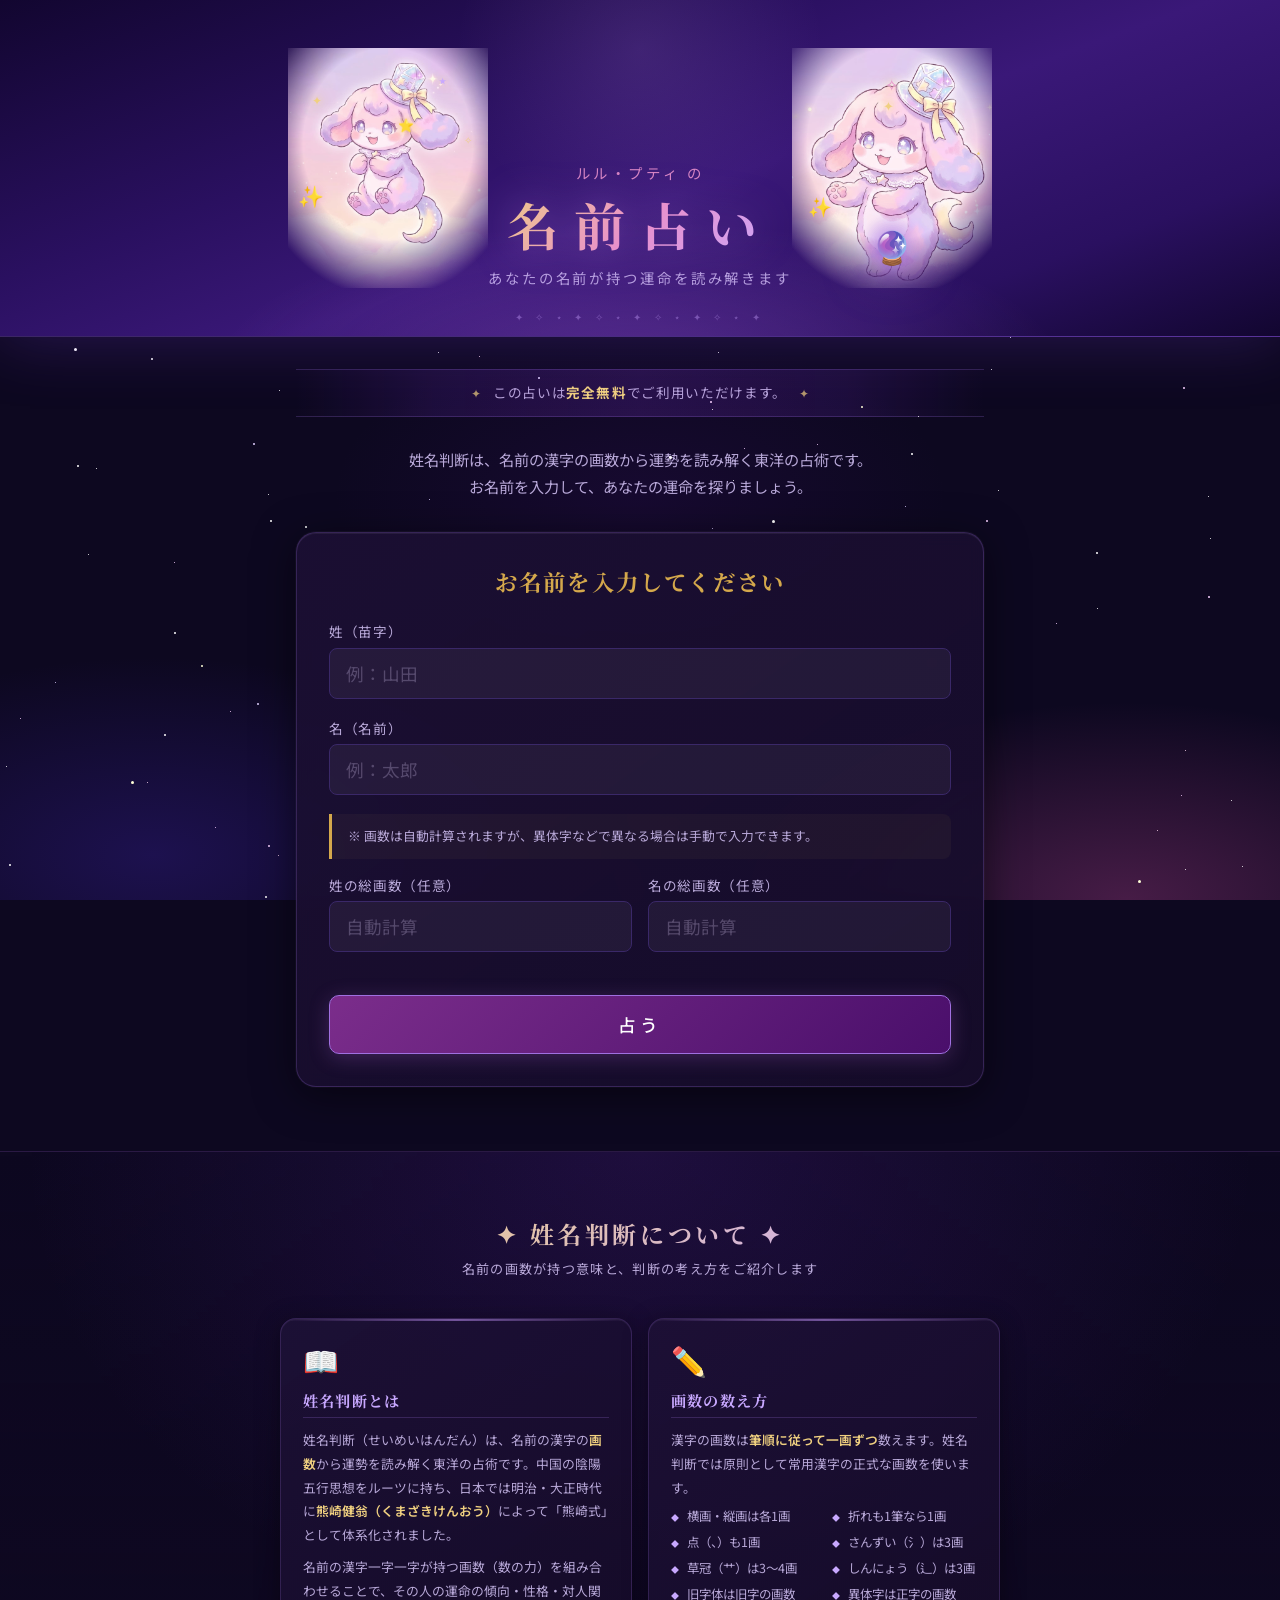
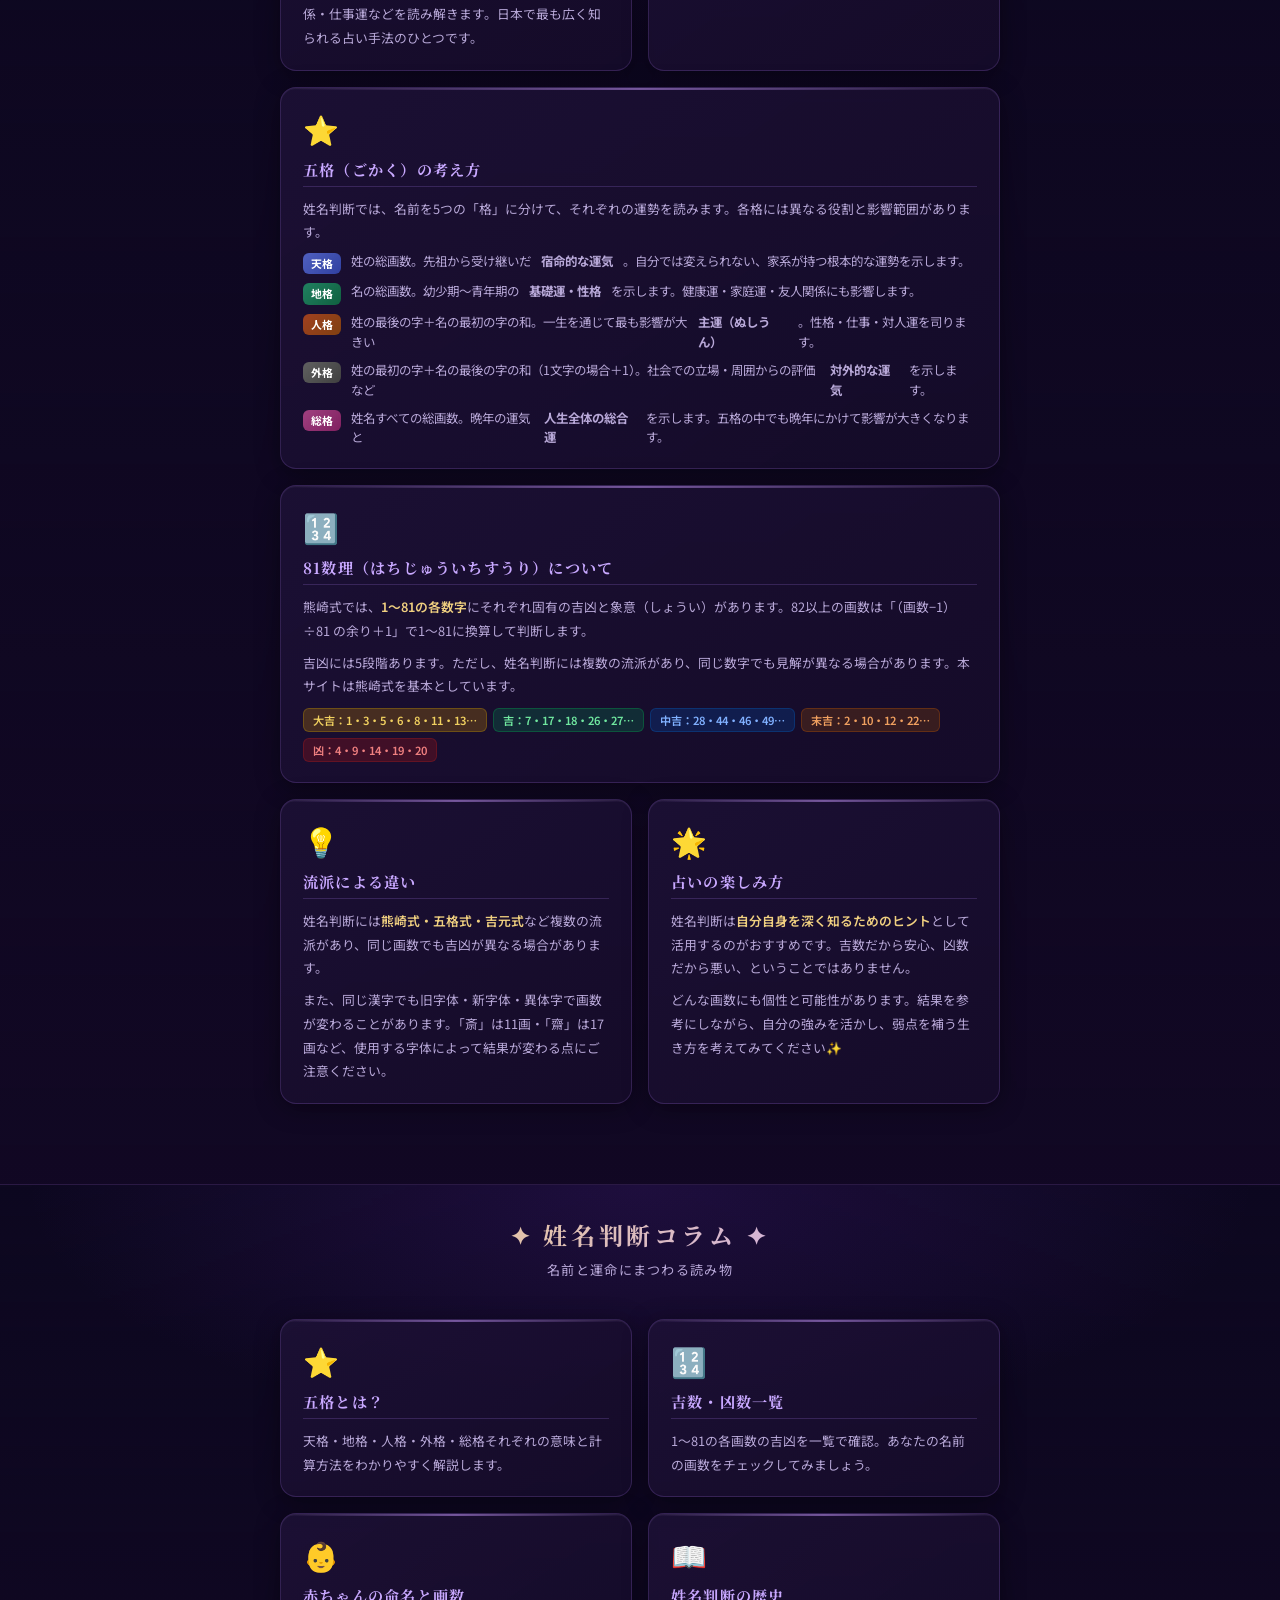
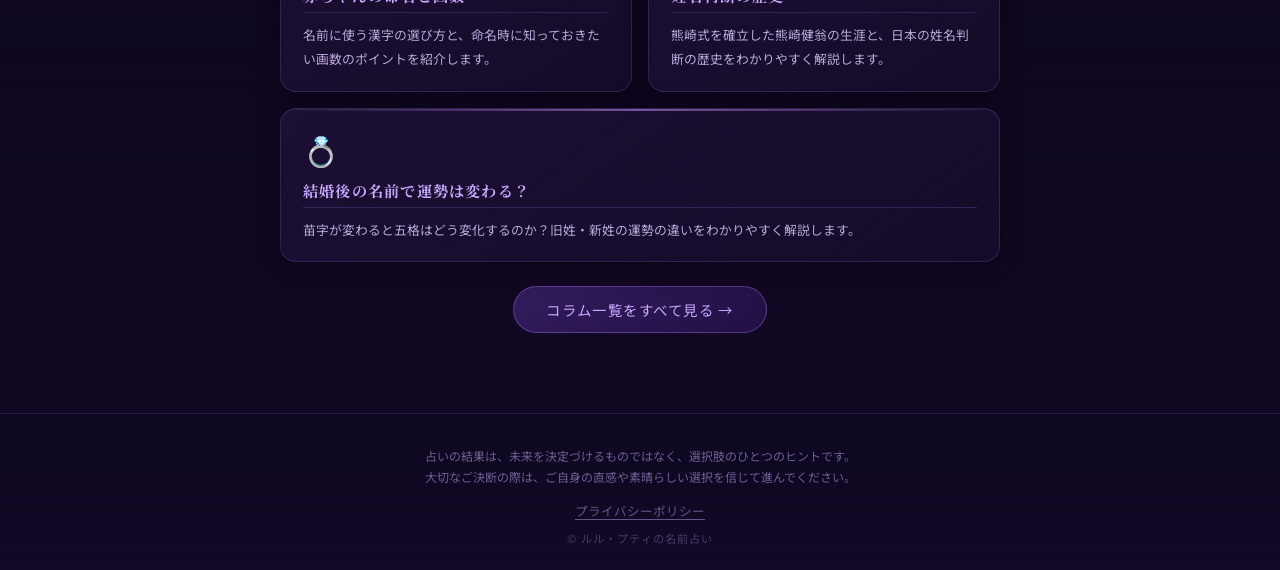
<file: index.html>
<!DOCTYPE html>
<html lang="ja">
<head>
  <meta charset="UTF-8">
  <meta name="viewport" content="width=device-width, initial-scale=1.0">
  <title>ルル・プティの名前占い｜無料の姓名判断・画数占い</title>

  <!-- Google Search Console 認証 -->
  <meta name="google-site-verification" content="YbEl6IThF8osWawziWi5RWOFz6rQzY6Wx0heh9kgEyk" />

  <!-- SEO基本設定 -->
  <meta name="description" content="名前の漢字の画数から運勢を読み解く、無料の姓名判断サイトです。天格・地格・人格・外格・総格の五格を熊崎式で診断。会員登録不要、今すぐ占えます。">
  <meta name="keywords" content="姓名判断,名前占い,画数占い,無料,五格,天格,地格,人格,外格,総格,熊崎式,運勢">
  <meta name="author" content="ルル・プティの名前占い">
  <meta name="robots" content="index, follow">
  <link rel="canonical" href="https://lulu-uranai.github.io/name-fortune/">

  <!-- OGP（SNSシェア用） -->
  <meta property="og:title" content="ルル・プティの名前占い｜無料の姓名判断・画数占い">
  <meta property="og:description" content="名前の漢字の画数から運勢を読み解く、無料の姓名判断サイトです。天格・地格・人格・外格・総格の五格を熊崎式で診断。会員登録不要、今すぐ占えます。">
  <meta property="og:type" content="website">
  <meta property="og:url" content="https://lulu-uranai.github.io/name-fortune/">
  <meta property="og:image" content="https://lulu-uranai.github.io/name-fortune/chara2.jpg">
  <meta property="og:site_name" content="ルル・プティの名前占い">
  <meta property="og:locale" content="ja_JP">

  <!-- Twitter Card（X でシェアされたとき） -->
  <meta name="twitter:card" content="summary_large_image">
  <meta name="twitter:title" content="ルル・プティの名前占い｜無料の姓名判断・画数占い">
  <meta name="twitter:description" content="名前の漢字の画数から運勢を読み解く、無料の姓名判断サイト。会員登録不要で今すぐ占えます✨">
  <meta name="twitter:image" content="https://lulu-uranai.github.io/name-fortune/chara2.jpg">

  <!-- 構造化データ（Googleに内容を伝える） -->
  <script type="application/ld+json">
  {
    "@context": "https://schema.org",
    "@type": "WebApplication",
    "name": "ルル・プティの名前占い",
    "description": "名前の漢字の画数から運勢を読み解く、無料の姓名判断サイトです。",
    "url": "https://lulu-uranai.github.io/name-fortune/",
    "applicationCategory": "Entertainment",
    "operatingSystem": "Any",
    "offers": {
      "@type": "Offer",
      "price": "0",
      "priceCurrency": "JPY"
    },
    "inLanguage": "ja"
  }
  </script>

  <link rel="stylesheet" href="style.css">
</head>
<body>
  <header>
    <!-- 左キャラ（ルル・プティ / chara2：浮いているポーズ） -->
    <div class="header-chara-left" id="headerCharaLeft">
      <img src="chara2.jpg" alt="ルル・プティ" class="hc-img hc-left-img">
      <div class="hc-sparkles">
        <span class="hc-sp s1">✦</span>
        <span class="hc-sp s2">⋆</span>
        <span class="hc-sp s3">✧</span>
        <span class="hc-sp s4">✨</span>
        <span class="hc-sp s5">⭐</span>
      </div>
    </div>

    <!-- 中央テキスト -->
    <div class="header-inner">
      <p class="header-chara-byline">ルル・プティ の</p>
      <h1>名前占い</h1>
      <p class="subtitle">あなたの名前が持つ運命を読み解きます</p>
    </div>

    <!-- 右キャラ（chara：見ている・占っているポーズ） -->
    <div class="header-chara-right" id="headerCharaRight">
      <img src="chara.jpg" alt="ルル・プティ" class="hc-img hc-right-img">
      <div class="hc-sparkles hc-sparkles-right">
        <span class="hc-sp s1">✦</span>
        <span class="hc-sp s2">✧</span>
        <span class="hc-sp s3">⋆</span>
        <span class="hc-sp s4">✨</span>
      </div>
      <!-- 水晶ボール演出 -->
      <div class="crystal-ball">
        <div class="cb-glow"></div>
        <div class="cb-inner">🔮</div>
      </div>
    </div>
  </header>

  <main>
    <!-- 無料バナー -->
    <div class="free-banner">
      <span class="free-banner-icon">✦</span>
      <span class="free-banner-text">この占いは<strong>完全無料</strong>でご利用いただけます。</span>
      <span class="free-banner-icon">✦</span>
    </div>

    <section class="intro">
      <p>姓名判断は、名前の漢字の画数から運勢を読み解く東洋の占術です。<br>
      お名前を入力して、あなたの運命を探りましょう。</p>
    </section>

    <section class="form-section">
      <div class="card">
        <h2>お名前を入力してください</h2>
        <div class="form-group">
          <label for="lastName">姓（苗字）</label>
          <input type="text" id="lastName" placeholder="例：山田" maxlength="10">
        </div>
        <div class="form-group">
          <label for="firstName">名（名前）</label>
          <input type="text" id="firstName" placeholder="例：太郎" maxlength="10">
        </div>
        <div class="stroke-hint">
          <p>※ 画数は自動計算されますが、異体字などで異なる場合は手動で入力できます。</p>
        </div>
        <div class="manual-input">
          <div class="form-group">
            <label for="lastStroke">姓の総画数（任意）</label>
            <input type="number" id="lastStroke" placeholder="自動計算" min="1" max="200">
          </div>
          <div class="form-group">
            <label for="firstStroke">名の総画数（任意）</label>
            <input type="number" id="firstStroke" placeholder="自動計算" min="1" max="200">
          </div>
        </div>
        <div id="unknownWarning" class="unknown-warning" style="display:none"></div>
        <button id="fortuneBtn" class="btn-primary">占う</button>
      </div>
    </section>

    <section class="result-section" id="result" style="display:none">
      <div class="card result-card">
        <h2>✦ 占い結果 ✦</h2>
        <div class="name-display" id="nameDisplay"></div>

        <div class="strokes-grid" id="strokesGrid"></div>

        <div class="gogyo-section">
          <h3>五格の運勢</h3>
          <div class="gogyo-grid" id="gogyoGrid"></div>
        </div>

        <div class="overall-section">
          <h3>総合運</h3>
          <div class="overall-result" id="overallResult"></div>
        </div>

        <div class="nin-detail-section" id="ninDetailSection" style="display:none"></div>

        <div class="meaning-section" id="meaningSection" style="display:none"></div>

        <div class="famous-section" id="famousSection" style="display:none"></div>

        <div class="compat-section" id="compatSection" style="display:none"></div>

        <div class="lucky-section" id="luckySection"></div>

        <button id="resetBtn" class="btn-secondary">もう一度占う</button>
      </div>
    </section>
  </main>

  <!-- 姓名判断 説明セクション -->
  <section class="info-section">
    <div class="info-inner">
      <h2 class="section-title">✦ 姓名判断について ✦</h2>
      <p class="section-sub">名前の画数が持つ意味と、判断の考え方をご紹介します</p>

      <div class="info-grid">

        <!-- 姓名判断とは -->
        <div class="info-card">
          <span class="info-card-icon">📖</span>
          <h3>姓名判断とは</h3>
          <p>姓名判断（せいめいはんだん）は、名前の漢字の<span class="info-highlight">画数</span>から運勢を読み解く東洋の占術です。中国の陰陽五行思想をルーツに持ち、日本では明治・大正時代に<span class="info-highlight">熊崎健翁（くまざきけんおう）</span>によって「熊崎式」として体系化されました。</p>
          <p>名前の漢字一字一字が持つ画数（数の力）を組み合わせることで、その人の運命の傾向・性格・対人関係・仕事運などを読み解きます。日本で最も広く知られる占い手法のひとつです。</p>
        </div>

        <!-- 画数の数え方 -->
        <div class="info-card">
          <span class="info-card-icon">✏️</span>
          <h3>画数の数え方</h3>
          <p>漢字の画数は<span class="info-highlight">筆順に従って一画ずつ</span>数えます。姓名判断では原則として常用漢字の正式な画数を使います。</p>
          <div class="stroke-rules">
            <div class="stroke-rule-item">横画・縦画は各1画</div>
            <div class="stroke-rule-item">折れも1筆なら1画</div>
            <div class="stroke-rule-item">点（、）も1画</div>
            <div class="stroke-rule-item">さんずい（氵）は3画</div>
            <div class="stroke-rule-item">草冠（艹）は3〜4画</div>
            <div class="stroke-rule-item">しんにょう（辶）は3画</div>
            <div class="stroke-rule-item">旧字体は旧字の画数</div>
            <div class="stroke-rule-item">異体字は正字の画数</div>
          </div>
        </div>

        <!-- 五格の考え方 -->
        <div class="info-card full-width">
          <span class="info-card-icon">⭐</span>
          <h3>五格（ごかく）の考え方</h3>
          <p>姓名判断では、名前を5つの「格」に分けて、それぞれの運勢を読みます。各格には異なる役割と影響範囲があります。</p>
          <div class="gogyo-explain">
            <div class="ge-item"><span class="ge-badge ge-ten">天格</span>姓の総画数。先祖から受け継いだ<b>宿命的な運気</b>。自分では変えられない、家系が持つ根本的な運勢を示します。</div>
            <div class="ge-item"><span class="ge-badge ge-chi">地格</span>名の総画数。幼少期〜青年期の<b>基礎運・性格</b>を示します。健康運・家庭運・友人関係にも影響します。</div>
            <div class="ge-item"><span class="ge-badge ge-nin">人格</span>姓の最後の字＋名の最初の字の和。一生を通じて最も影響が大きい<b>主運（ぬしうん）</b>。性格・仕事・対人運を司ります。</div>
            <div class="ge-item"><span class="ge-badge ge-gai">外格</span>姓の最初の字＋名の最後の字の和（1文字の場合＋1）。社会での立場・周囲からの評価など<b>対外的な運気</b>を示します。</div>
            <div class="ge-item"><span class="ge-badge ge-so">総格</span>姓名すべての総画数。晩年の運気と<b>人生全体の総合運</b>を示します。五格の中でも晩年にかけて影響が大きくなります。</div>
          </div>
        </div>

        <!-- 81数理について -->
        <div class="info-card full-width">
          <span class="info-card-icon">🔢</span>
          <h3>81数理（はちじゅういちすうり）について</h3>
          <p>熊崎式では、<span class="info-highlight">1〜81の各数字</span>にそれぞれ固有の吉凶と象意（しょうい）があります。82以上の画数は「（画数−1）÷81 の余り＋1」で1〜81に換算して判断します。</p>
          <p>吉凶には5段階あります。ただし、姓名判断には複数の流派があり、同じ数字でも見解が異なる場合があります。本サイトは熊崎式を基本としています。</p>
          <div class="sample-nums">
            <span class="sn-item sn-大吉">大吉：1・3・5・6・8・11・13…</span>
            <span class="sn-item sn-吉">吉：7・17・18・26・27…</span>
            <span class="sn-item sn-中吉">中吉：28・44・46・49…</span>
            <span class="sn-item sn-末吉">末吉：2・10・12・22…</span>
            <span class="sn-item sn-凶">凶：4・9・14・19・20</span>
          </div>
        </div>

        <!-- 注意事項 -->
        <div class="info-card">
          <span class="info-card-icon">💡</span>
          <h3>流派による違い</h3>
          <p>姓名判断には<span class="info-highlight">熊崎式・五格式・吉元式</span>など複数の流派があり、同じ画数でも吉凶が異なる場合があります。</p>
          <p>また、同じ漢字でも旧字体・新字体・異体字で画数が変わることがあります。「斎」は11画・「齋」は17画など、使用する字体によって結果が変わる点にご注意ください。</p>
        </div>

        <!-- 楽しみ方 -->
        <div class="info-card">
          <span class="info-card-icon">🌟</span>
          <h3>占いの楽しみ方</h3>
          <p>姓名判断は<span class="info-highlight">自分自身を深く知るためのヒント</span>として活用するのがおすすめです。吉数だから安心、凶数だから悪い、ということではありません。</p>
          <p>どんな画数にも個性と可能性があります。結果を参考にしながら、自分の強みを活かし、弱点を補う生き方を考えてみてください✨</p>
        </div>

      </div>
    </div>
  </section>

  <!-- コラムセクション -->
  <section class="info-section" style="padding-top: 2rem;">
    <div class="info-inner">
      <h2 class="section-title">✦ 姓名判断コラム ✦</h2>
      <p class="section-sub">名前と運命にまつわる読み物</p>
      <div class="info-grid">
        <a href="column/gokaku.html" class="info-card" style="text-decoration:none;">
          <span class="info-card-icon">⭐</span>
          <h3>五格とは？</h3>
          <p>天格・地格・人格・外格・総格それぞれの意味と計算方法をわかりやすく解説します。</p>
        </a>
        <a href="column/kikaku.html" class="info-card" style="text-decoration:none;">
          <span class="info-card-icon">🔢</span>
          <h3>吉数・凶数一覧</h3>
          <p>1〜81の各画数の吉凶を一覧で確認。あなたの名前の画数をチェックしてみましょう。</p>
        </a>
        <a href="column/naming.html" class="info-card" style="text-decoration:none;">
          <span class="info-card-icon">👶</span>
          <h3>赤ちゃんの命名と画数</h3>
          <p>名前に使う漢字の選び方と、命名時に知っておきたい画数のポイントを紹介します。</p>
        </a>
        <a href="column/rekishi.html" class="info-card" style="text-decoration:none;">
          <span class="info-card-icon">📖</span>
          <h3>姓名判断の歴史</h3>
          <p>熊崎式を確立した熊崎健翁の生涯と、日本の姓名判断の歴史をわかりやすく解説します。</p>
        </a>
        <a href="column/kekkon.html" class="info-card full-width" style="text-decoration:none;">
          <span class="info-card-icon">💍</span>
          <h3>結婚後の名前で運勢は変わる？</h3>
          <p>苗字が変わると五格はどう変化するのか？旧姓・新姓の運勢の違いをわかりやすく解説します。</p>
        </a>
      </div>
      <div style="text-align:center; margin-top: 1.5rem;">
        <a href="column/index.html" style="display:inline-flex; align-items:center; gap:0.5rem; padding:0.75rem 2rem; background:linear-gradient(135deg,rgba(100,60,180,0.4),rgba(60,30,120,0.4)); border:1px solid rgba(180,130,255,0.35); border-radius:40px; color:#c8a8ff; font-size:0.9rem; text-decoration:none; letter-spacing:0.1em;">
          コラム一覧をすべて見る →
        </a>
      </div>
    </div>
  </section>

  <footer>
    <p class="footer-disclaimer">占いの結果は、未来を決定づけるものではなく、選択肢のひとつのヒントです。<br>大切なご決断の際は、ご自身の直感や素晴らしい選択を信じて進んでください。</p>
    <nav class="footer-nav">
      <a href="privacy.html" class="footer-nav-link">プライバシーポリシー</a>
    </nav>
    <p class="footer-copy">© ルル・プティの名前占い</p>
  </footer>

  <!-- ローディングオーバーレイ -->
  <div id="loadingOverlay" class="lo-overlay">
    <div class="lo-inner">
      <div class="lo-sparkles">
        <span class="lo-sp lo-sp1">✦</span>
        <span class="lo-sp lo-sp2">✧</span>
        <span class="lo-sp lo-sp3">⋆</span>
        <span class="lo-sp lo-sp4">✦</span>
        <span class="lo-sp lo-sp5">✧</span>
        <span class="lo-sp lo-sp6">⭐</span>
        <span class="lo-sp lo-sp7">✨</span>
      </div>
      <div class="lo-chara-track">
        <div class="lo-chara-wrap" id="loCharaWrap">
          <img src="chara.jpg" alt="" class="lo-chara">
        </div>
      </div>
      <p class="lo-text" id="loText">運命を読み解いています</p>
      <div class="lo-dots">
        <span></span><span></span><span></span>
      </div>
    </div>
  </div>

  <!-- 星空パーティクル -->
  <script>
    (function() {
      const field = document.createElement('div');
      field.className = 'star-field';
      document.body.prepend(field);

      const colors = ['#ffffff','#ffffff','#ffffff','#f8d0ff','#e0d0ff','#ffffd8','#ffd8f0'];
      const count = 130;
      for (let i = 0; i < count; i++) {
        const s = document.createElement('div');
        s.className = 'star-dot';
        const sz = Math.random() < 0.65 ? 1 : Math.random() < 0.6 ? 2 : 3;
        s.style.cssText = [
          `left:${(Math.random()*100).toFixed(1)}%`,
          `top:${(Math.random()*100).toFixed(1)}%`,
          `width:${sz}px`,
          `height:${sz}px`,
          `background:${colors[Math.floor(Math.random()*colors.length)]}`,
          `animation-delay:${(Math.random()*6).toFixed(2)}s`,
          `animation-duration:${(2+Math.random()*5).toFixed(2)}s`
        ].join(';');
        field.appendChild(s);
      }

      // 流れ星（3本）
      for (let i = 0; i < 3; i++) {
        const ss = document.createElement('div');
        ss.className = 'shooting-star';
        ss.style.cssText = [
          `top:${(5+Math.random()*35).toFixed(1)}%`,
          `left:${(Math.random()*40).toFixed(1)}%`,
          `animation-delay:${(i*2.5+Math.random()*2).toFixed(2)}s`,
          `animation-duration:${(5+Math.random()*4).toFixed(2)}s`
        ].join(';');
        field.appendChild(ss);
      }
    })();
  </script>

  <script>
    const _v = Date.now();
    document.write(`<script src="strokes.js?v=${_v}"><\/script>`);
    document.write(`<script src="data.js?v=${_v}"><\/script>`);
    document.write(`<script src="fortune.js?v=${_v}"><\/script>`);
  </script>
</body>
</html>
</file>
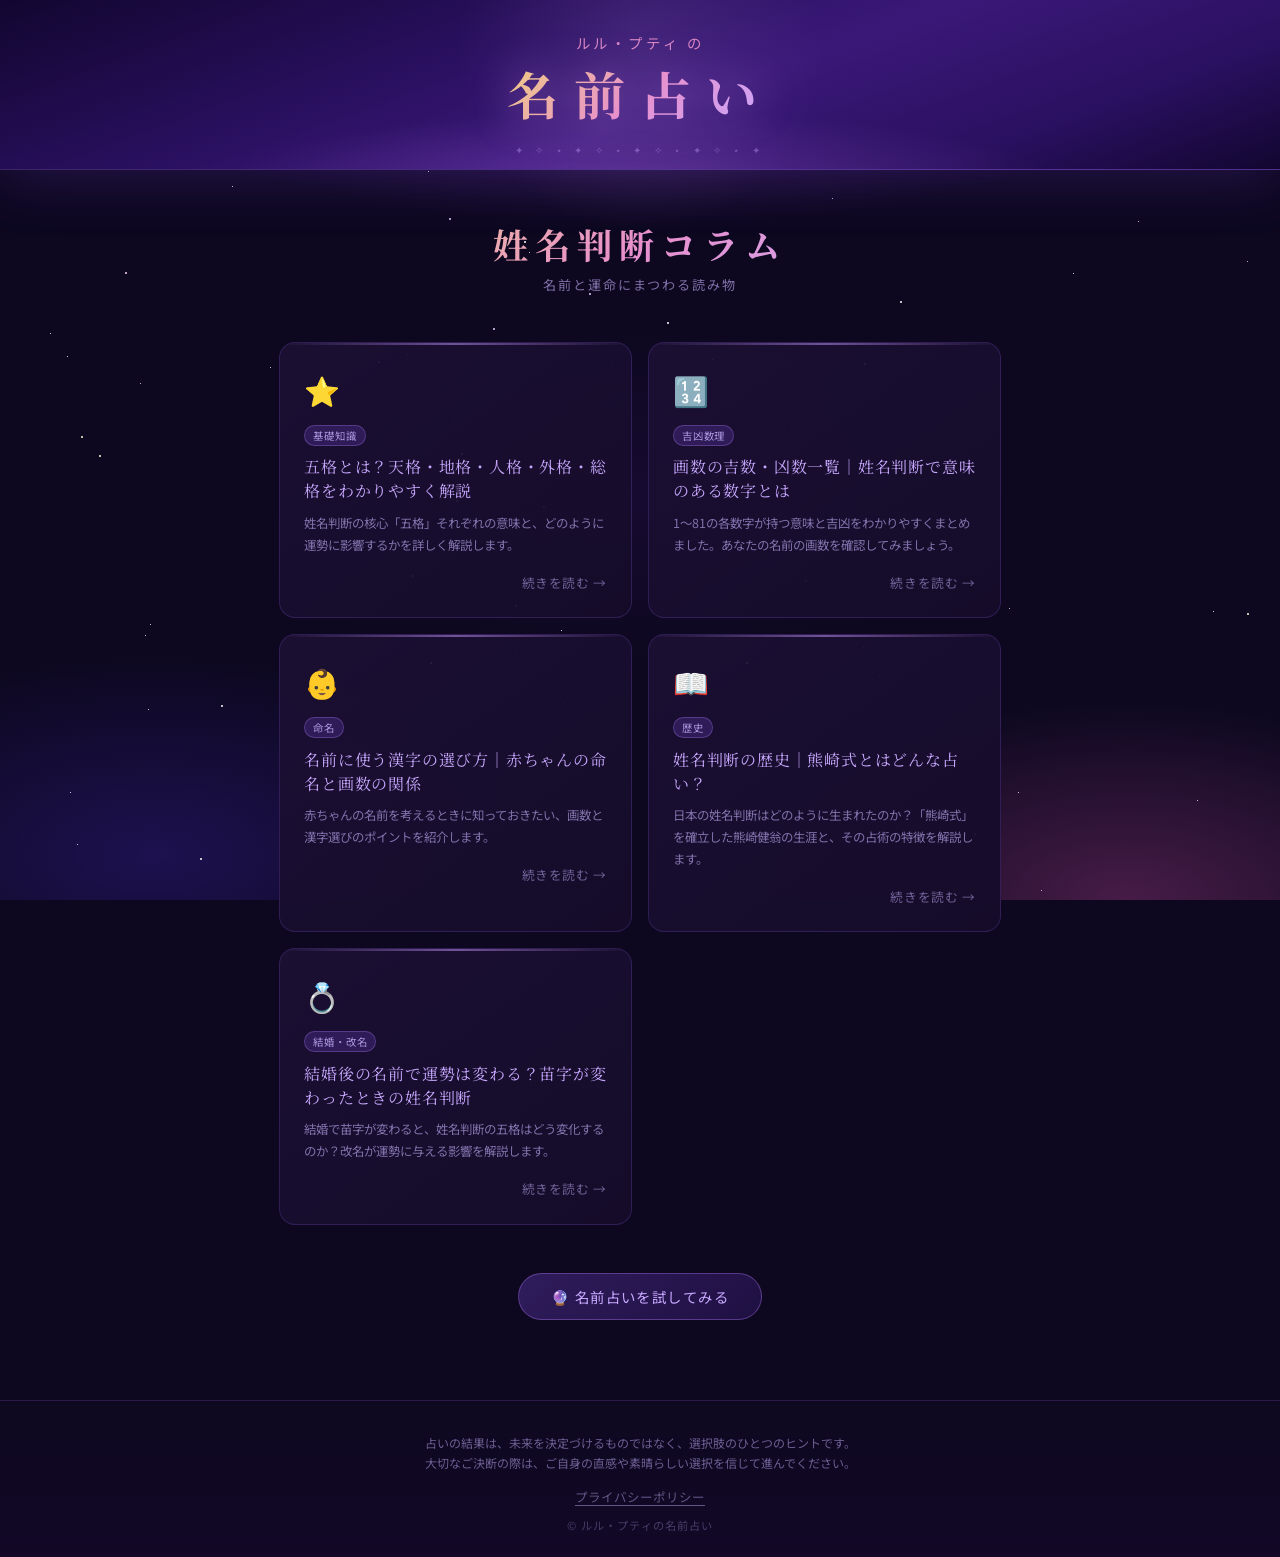
<file: column/index.html>
<!DOCTYPE html>
<html lang="ja">
<head>
  <meta charset="UTF-8">
  <meta name="viewport" content="width=device-width, initial-scale=1.0">
  <title>姓名判断コラム一覧｜ルル・プティの名前占い</title>
  <meta name="description" content="姓名判断・名前占いに関するコラム記事一覧。五格の意味、吉数・凶数、赤ちゃんの命名、熊崎式の歴史など、姓名判断をより深く知るための情報をご紹介します。">
  <meta name="keywords" content="姓名判断,コラム,五格,吉数,凶数,命名,熊崎式,名前占い">
  <meta name="robots" content="index, follow">
  <link rel="canonical" href="https://lulu-uranai.github.io/name-fortune/column/">
  <meta property="og:title" content="姓名判断コラム一覧｜ルル・プティの名前占い">
  <meta property="og:description" content="姓名判断・名前占いに関するコラム記事一覧。五格の意味、吉数・凶数、命名のヒントなどをご紹介します。">
  <meta property="og:type" content="website">
  <meta property="og:url" content="https://lulu-uranai.github.io/name-fortune/column/">
  <meta property="og:image" content="https://lulu-uranai.github.io/name-fortune/chara2.jpg">
  <link rel="stylesheet" href="../style.css">
  <style>
    .col-wrap {
      max-width: 760px;
      margin: 0 auto;
      padding: 3rem 1.2rem 5rem;
    }
    .col-page-title {
      font-family: 'Noto Serif JP', serif;
      font-size: clamp(1.5rem, 4vw, 2.2rem);
      background: linear-gradient(135deg, #f0d080 0%, #e890cc 50%, #c8a8ff 100%);
      -webkit-background-clip: text;
      -webkit-text-fill-color: transparent;
      background-clip: text;
      letter-spacing: 0.2em;
      text-align: center;
      margin-bottom: 0.4rem;
    }
    .col-page-sub {
      text-align: center;
      color: rgba(200,180,255,0.6);
      font-size: 0.82rem;
      letter-spacing: 0.15em;
      margin-bottom: 3rem;
    }
    .col-grid {
      display: grid;
      grid-template-columns: 1fr 1fr;
      gap: 16px;
      margin-bottom: 3rem;
    }
    @media (max-width: 560px) {
      .col-grid { grid-template-columns: 1fr; }
    }
    .col-card {
      display: block;
      background: linear-gradient(145deg, rgba(28,16,52,0.92), rgba(22,12,42,0.96));
      border: 1px solid rgba(120,80,200,0.25);
      border-radius: 16px;
      padding: 1.6rem 1.5rem;
      text-decoration: none;
      transition: border-color 0.2s, transform 0.2s, box-shadow 0.2s;
      position: relative;
      overflow: hidden;
    }
    .col-card::before {
      content: '';
      position: absolute;
      top: 0; left: 0; right: 0;
      height: 2px;
      background: linear-gradient(90deg, transparent, rgba(200,150,255,0.5), transparent);
    }
    .col-card:hover {
      border-color: rgba(180,130,255,0.5);
      transform: translateY(-3px);
      box-shadow: 0 8px 32px rgba(100,50,200,0.25);
    }
    .col-card-icon {
      font-size: 1.8rem;
      margin-bottom: 0.7rem;
      display: block;
    }
    .col-card-tag {
      display: inline-block;
      font-size: 0.65rem;
      padding: 2px 8px;
      background: rgba(100,60,180,0.3);
      border: 1px solid rgba(180,130,255,0.3);
      border-radius: 20px;
      color: rgba(200,180,255,0.8);
      letter-spacing: 0.08em;
      margin-bottom: 0.6rem;
    }
    .col-card-title {
      font-family: 'Noto Serif JP', serif;
      font-size: 1rem;
      color: #c8a8ff;
      line-height: 1.5;
      margin-bottom: 0.6rem;
      letter-spacing: 0.05em;
    }
    .col-card-desc {
      font-size: 0.78rem;
      color: rgba(200,180,255,0.6);
      line-height: 1.75;
    }
    .col-card-arrow {
      display: flex;
      justify-content: flex-end;
      margin-top: 1rem;
      color: rgba(200,180,255,0.5);
      font-size: 0.8rem;
      letter-spacing: 0.05em;
    }
    .col-card:hover .col-card-arrow {
      color: rgba(200,180,255,0.9);
    }
    .back-btn-wrap {
      text-align: center;
      margin-top: 2rem;
    }
    .back-btn {
      display: inline-flex;
      align-items: center;
      gap: 0.5rem;
      padding: 0.75rem 2rem;
      background: linear-gradient(135deg, rgba(100,60,180,0.4), rgba(60,30,120,0.4));
      border: 1px solid rgba(180,130,255,0.35);
      border-radius: 40px;
      color: #c8a8ff;
      font-size: 0.9rem;
      text-decoration: none;
      letter-spacing: 0.1em;
      transition: background 0.2s, border-color 0.2s;
    }
    .back-btn:hover {
      background: linear-gradient(135deg, rgba(130,80,220,0.55), rgba(90,50,170,0.55));
      border-color: rgba(200,160,255,0.6);
      color: #fff;
    }
  </style>
</head>
<body>
  <header style="padding: 2rem 1rem; justify-content: center;">
    <div class="header-inner">
      <p class="header-chara-byline">ルル・プティ の</p>
      <h1>名前占い</h1>
    </div>
  </header>

  <div class="col-wrap">
    <h1 class="col-page-title">姓名判断コラム</h1>
    <p class="col-page-sub">名前と運命にまつわる読み物</p>

    <div class="col-grid">

      <a href="gokaku.html" class="col-card">
        <span class="col-card-icon">⭐</span>
        <span class="col-card-tag">基礎知識</span>
        <p class="col-card-title">五格とは？天格・地格・人格・外格・総格をわかりやすく解説</p>
        <p class="col-card-desc">姓名判断の核心「五格」それぞれの意味と、どのように運勢に影響するかを詳しく解説します。</p>
        <p class="col-card-arrow">続きを読む →</p>
      </a>

      <a href="kikaku.html" class="col-card">
        <span class="col-card-icon">🔢</span>
        <span class="col-card-tag">吉凶数理</span>
        <p class="col-card-title">画数の吉数・凶数一覧｜姓名判断で意味のある数字とは</p>
        <p class="col-card-desc">1〜81の各数字が持つ意味と吉凶をわかりやすくまとめました。あなたの名前の画数を確認してみましょう。</p>
        <p class="col-card-arrow">続きを読む →</p>
      </a>

      <a href="naming.html" class="col-card">
        <span class="col-card-icon">👶</span>
        <span class="col-card-tag">命名</span>
        <p class="col-card-title">名前に使う漢字の選び方｜赤ちゃんの命名と画数の関係</p>
        <p class="col-card-desc">赤ちゃんの名前を考えるときに知っておきたい、画数と漢字選びのポイントを紹介します。</p>
        <p class="col-card-arrow">続きを読む →</p>
      </a>

      <a href="rekishi.html" class="col-card">
        <span class="col-card-icon">📖</span>
        <span class="col-card-tag">歴史</span>
        <p class="col-card-title">姓名判断の歴史｜熊崎式とはどんな占い？</p>
        <p class="col-card-desc">日本の姓名判断はどのように生まれたのか？「熊崎式」を確立した熊崎健翁の生涯と、その占術の特徴を解説します。</p>
        <p class="col-card-arrow">続きを読む →</p>
      </a>

      <a href="kekkon.html" class="col-card">
        <span class="col-card-icon">💍</span>
        <span class="col-card-tag">結婚・改名</span>
        <p class="col-card-title">結婚後の名前で運勢は変わる？苗字が変わったときの姓名判断</p>
        <p class="col-card-desc">結婚で苗字が変わると、姓名判断の五格はどう変化するのか？改名が運勢に与える影響を解説します。</p>
        <p class="col-card-arrow">続きを読む →</p>
      </a>

    </div>

    <div class="back-btn-wrap">
      <a href="../index.html" class="back-btn">🔮 名前占いを試してみる</a>
    </div>
  </div>

  <footer>
    <p class="footer-disclaimer">占いの結果は、未来を決定づけるものではなく、選択肢のひとつのヒントです。<br>大切なご決断の際は、ご自身の直感や素晴らしい選択を信じて進んでください。</p>
    <nav class="footer-nav">
      <a href="../privacy.html" class="footer-nav-link">プライバシーポリシー</a>
    </nav>
    <p class="footer-copy">© ルル・プティの名前占い</p>
  </footer>

  <script>
    (function() {
      const field = document.createElement('div');
      field.className = 'star-field';
      document.body.prepend(field);
      const colors = ['#ffffff','#ffffff','#f8d0ff','#e0d0ff','#ffffd8'];
      for (let i = 0; i < 80; i++) {
        const s = document.createElement('div');
        s.className = 'star-dot';
        const sz = Math.random() < 0.7 ? 1 : 2;
        s.style.cssText = [
          `left:${(Math.random()*100).toFixed(1)}%`,
          `top:${(Math.random()*100).toFixed(1)}%`,
          `width:${sz}px`, `height:${sz}px`,
          `background:${colors[Math.floor(Math.random()*colors.length)]}`,
          `animation-delay:${(Math.random()*6).toFixed(2)}s`,
          `animation-duration:${(2+Math.random()*5).toFixed(2)}s`
        ].join(';');
        field.appendChild(s);
      }
    })();
  </script>
</body>
</html>
</file>
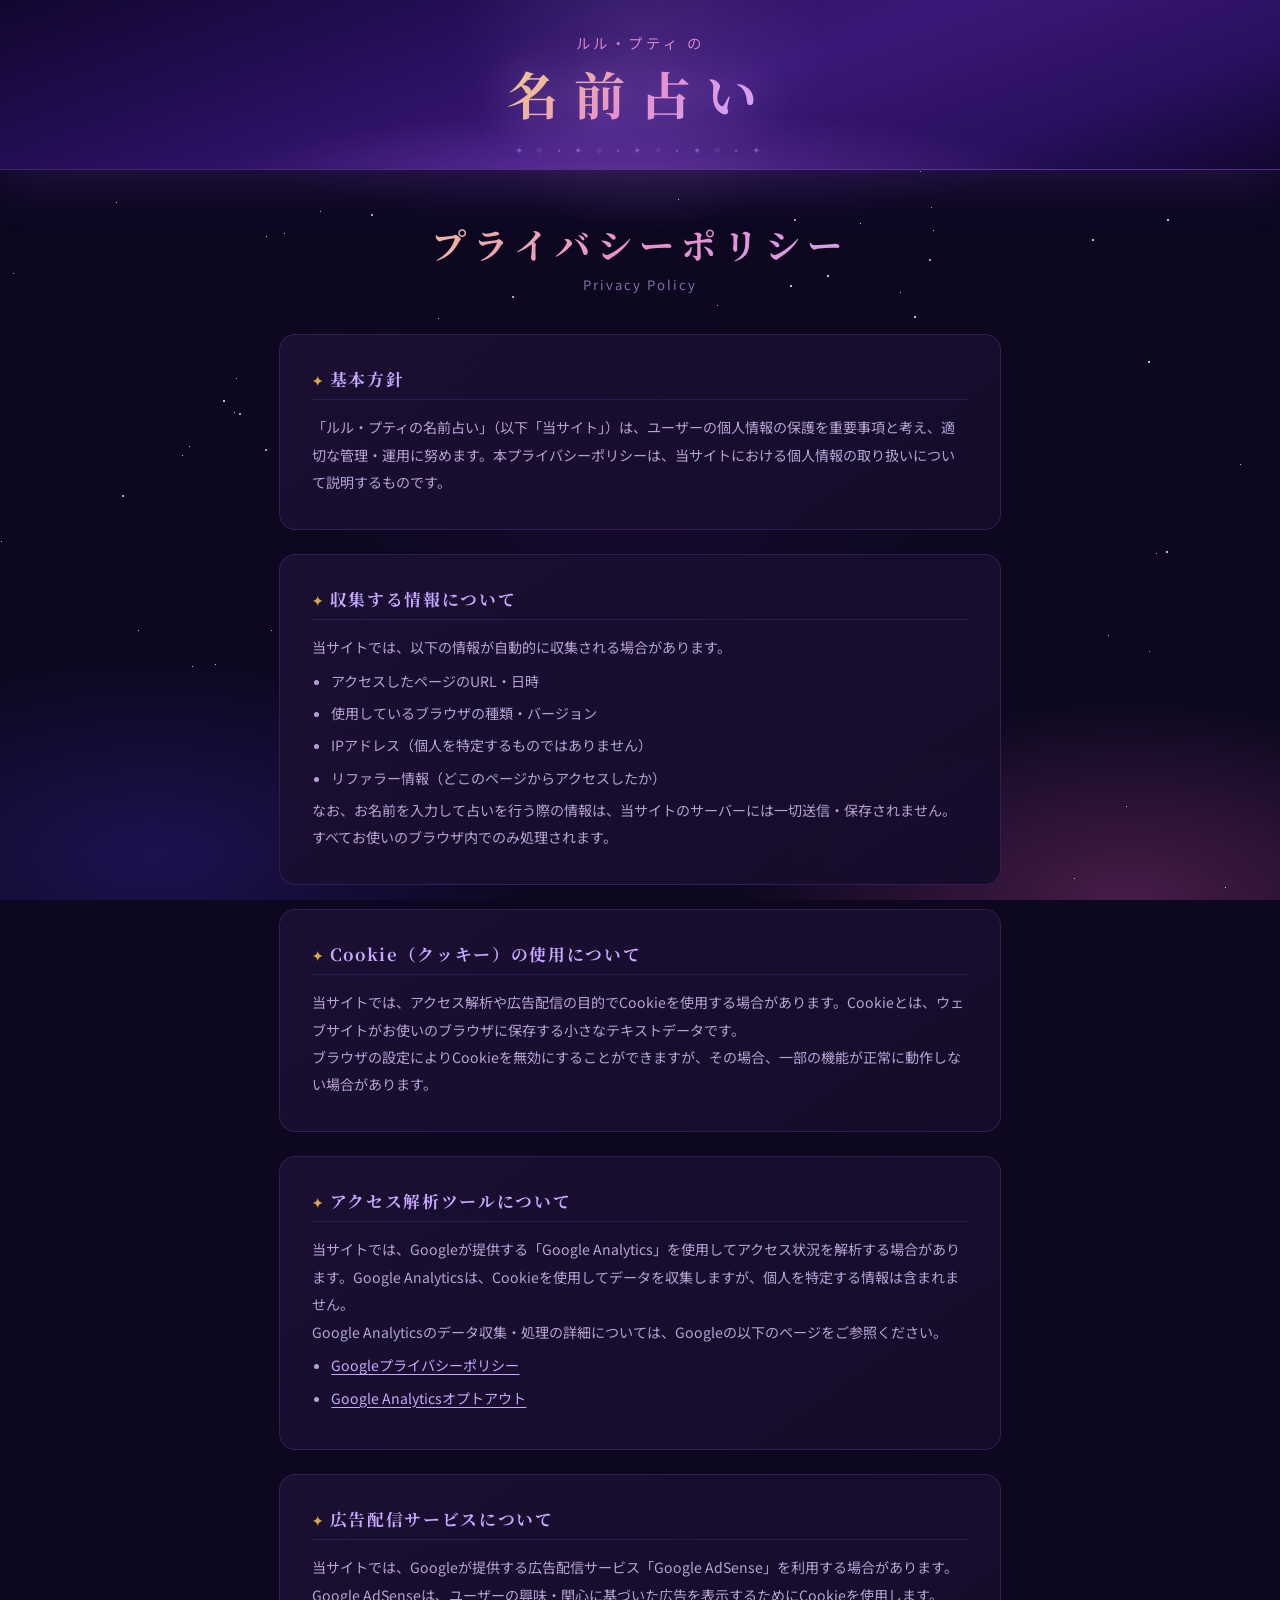
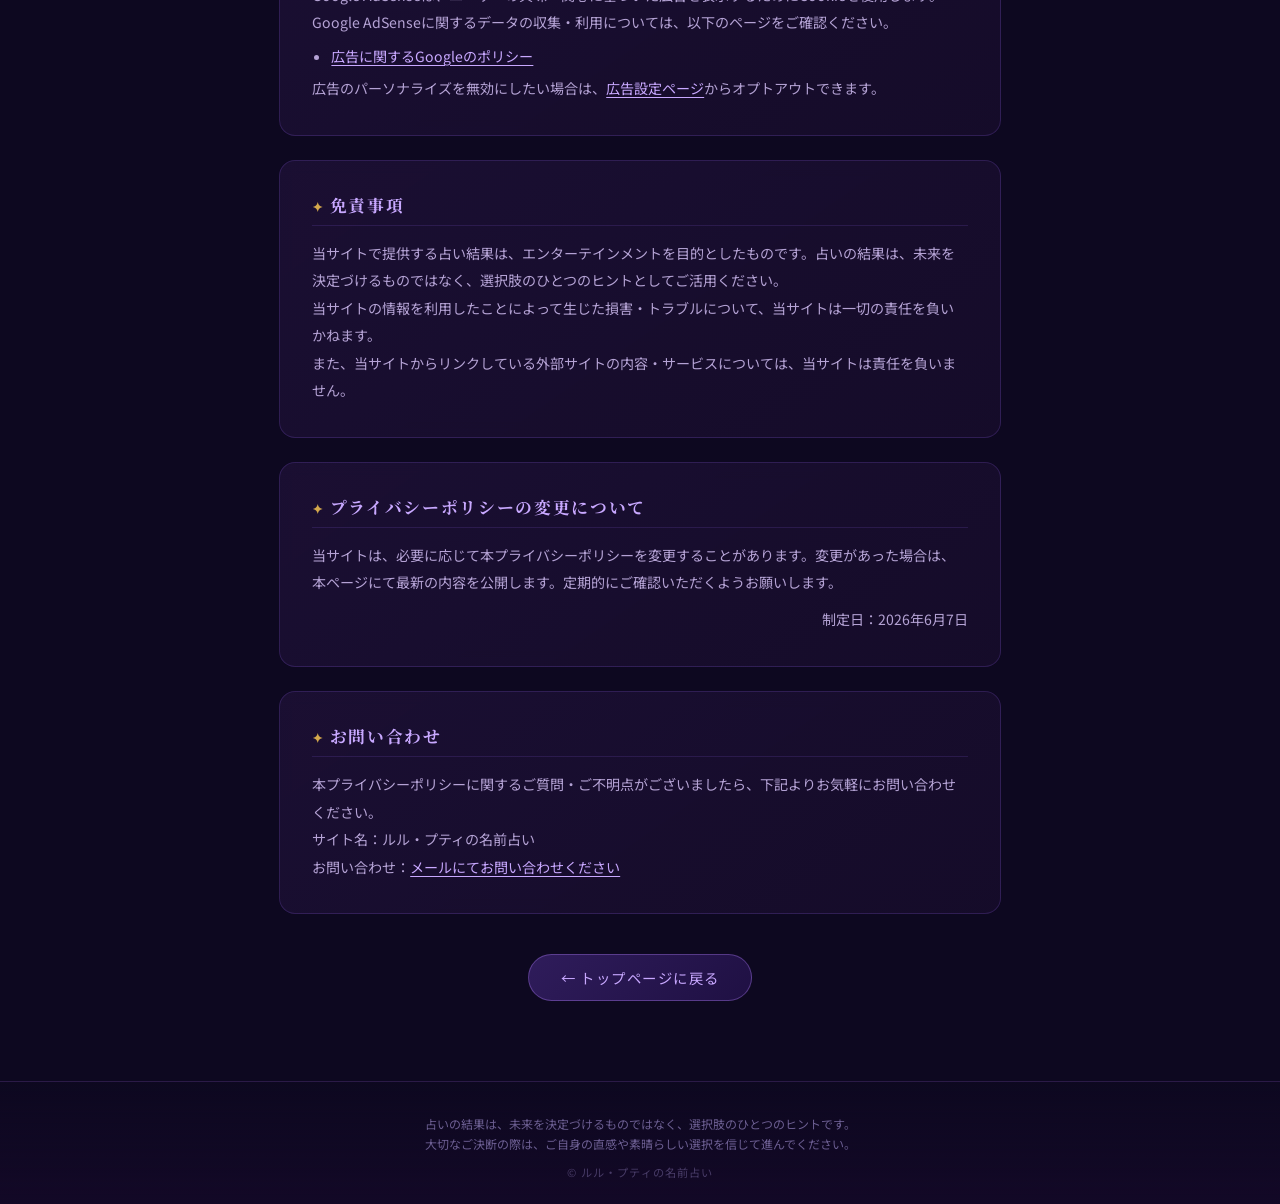
<file: privacy.html>
<!DOCTYPE html>
<html lang="ja">
<head>
  <meta charset="UTF-8">
  <meta name="viewport" content="width=device-width, initial-scale=1.0">
  <title>プライバシーポリシー ｜ ルル・プティの名前占い</title>
  <meta name="description" content="ルル・プティの名前占いのプライバシーポリシーページです。個人情報の取り扱い・Cookie・広告配信について説明しています。">
  <meta name="robots" content="noindex, follow">
  <link rel="canonical" href="https://lulu-uranai.github.io/name-fortune/privacy.html">
  <link rel="stylesheet" href="style.css">
  <style>
    .privacy-wrap {
      max-width: 760px;
      margin: 0 auto;
      padding: 3rem 1.2rem 5rem;
    }
    .privacy-title {
      font-family: 'Noto Serif JP', serif;
      font-size: clamp(1.5rem, 4vw, 2.2rem);
      background: linear-gradient(135deg, #f0d080 0%, #e890cc 50%, #c8a8ff 100%);
      -webkit-background-clip: text;
      -webkit-text-fill-color: transparent;
      background-clip: text;
      letter-spacing: 0.2em;
      text-align: center;
      margin-bottom: 0.4rem;
    }
    .privacy-subtitle {
      text-align: center;
      color: rgba(200,180,255,0.6);
      font-size: 0.82rem;
      letter-spacing: 0.15em;
      margin-bottom: 2.5rem;
    }
    .privacy-card {
      background: linear-gradient(145deg, rgba(28,16,52,0.92), rgba(22,12,42,0.96));
      border: 1px solid rgba(120,80,200,0.25);
      border-radius: 16px;
      padding: 2rem 2rem;
      margin-bottom: 1.5rem;
      backdrop-filter: blur(8px);
    }
    .privacy-card h2 {
      font-family: 'Noto Serif JP', serif;
      font-size: 1.05rem;
      color: #c8a8ff;
      margin-bottom: 0.9rem;
      padding-bottom: 0.5rem;
      border-bottom: 1px solid rgba(120,80,200,0.2);
      letter-spacing: 0.1em;
    }
    .privacy-card h2::before {
      content: '✦ ';
      color: #d4a84c;
      font-size: 0.8rem;
    }
    .privacy-card p,
    .privacy-card li {
      color: rgba(220,200,255,0.8);
      font-size: 0.88rem;
      line-height: 1.95;
    }
    .privacy-card ul {
      padding-left: 1.2rem;
      margin-top: 0.4rem;
    }
    .privacy-card ul li {
      margin-bottom: 0.3rem;
    }
    .privacy-card a {
      color: #c8a8ff;
      text-decoration: underline;
      text-underline-offset: 3px;
    }
    .privacy-card a:hover {
      color: #e890cc;
    }
    .privacy-date {
      text-align: right;
      color: rgba(200,180,255,0.45);
      font-size: 0.78rem;
      margin-top: 0.6rem;
    }
    .back-btn-wrap {
      text-align: center;
      margin-top: 2.5rem;
    }
    .back-btn {
      display: inline-flex;
      align-items: center;
      gap: 0.5rem;
      padding: 0.75rem 2rem;
      background: linear-gradient(135deg, rgba(100,60,180,0.4), rgba(60,30,120,0.4));
      border: 1px solid rgba(180,130,255,0.35);
      border-radius: 40px;
      color: #c8a8ff;
      font-size: 0.9rem;
      text-decoration: none;
      letter-spacing: 0.1em;
      transition: background 0.2s, border-color 0.2s;
    }
    .back-btn:hover {
      background: linear-gradient(135deg, rgba(130,80,220,0.55), rgba(90,50,170,0.55));
      border-color: rgba(200,160,255,0.6);
      color: #fff;
    }
  </style>
</head>
<body>

  <!-- ヘッダー（簡易版） -->
  <header style="padding: 2rem 1rem; justify-content: center;">
    <div class="header-inner">
      <p class="header-chara-byline">ルル・プティ の</p>
      <h1>名前占い</h1>
    </div>
  </header>

  <div class="privacy-wrap">

    <h1 class="privacy-title">プライバシーポリシー</h1>
    <p class="privacy-subtitle">Privacy Policy</p>

    <!-- 基本方針 -->
    <div class="privacy-card">
      <h2>基本方針</h2>
      <p>「ルル・プティの名前占い」（以下「当サイト」）は、ユーザーの個人情報の保護を重要事項と考え、適切な管理・運用に努めます。本プライバシーポリシーは、当サイトにおける個人情報の取り扱いについて説明するものです。</p>
    </div>

    <!-- 収集する情報 -->
    <div class="privacy-card">
      <h2>収集する情報について</h2>
      <p>当サイトでは、以下の情報が自動的に収集される場合があります。</p>
      <ul>
        <li>アクセスしたページのURL・日時</li>
        <li>使用しているブラウザの種類・バージョン</li>
        <li>IPアドレス（個人を特定するものではありません）</li>
        <li>リファラー情報（どこのページからアクセスしたか）</li>
      </ul>
      <p>なお、お名前を入力して占いを行う際の情報は、当サイトのサーバーには一切送信・保存されません。すべてお使いのブラウザ内でのみ処理されます。</p>
    </div>

    <!-- Cookieについて -->
    <div class="privacy-card">
      <h2>Cookie（クッキー）の使用について</h2>
      <p>当サイトでは、アクセス解析や広告配信の目的でCookieを使用する場合があります。Cookieとは、ウェブサイトがお使いのブラウザに保存する小さなテキストデータです。</p>
      <p>ブラウザの設定によりCookieを無効にすることができますが、その場合、一部の機能が正常に動作しない場合があります。</p>
    </div>

    <!-- Google Analytics -->
    <div class="privacy-card">
      <h2>アクセス解析ツールについて</h2>
      <p>当サイトでは、Googleが提供する「Google Analytics」を使用してアクセス状況を解析する場合があります。Google Analyticsは、Cookieを使用してデータを収集しますが、個人を特定する情報は含まれません。</p>
      <p>Google Analyticsのデータ収集・処理の詳細については、Googleの以下のページをご参照ください。</p>
      <ul>
        <li><a href="https://policies.google.com/privacy" target="_blank" rel="noopener noreferrer">Googleプライバシーポリシー</a></li>
        <li><a href="https://tools.google.com/dlpage/gaoptout" target="_blank" rel="noopener noreferrer">Google Analyticsオプトアウト</a></li>
      </ul>
    </div>

    <!-- 広告について -->
    <div class="privacy-card">
      <h2>広告配信サービスについて</h2>
      <p>当サイトでは、Googleが提供する広告配信サービス「Google AdSense」を利用する場合があります。Google AdSenseは、ユーザーの興味・関心に基づいた広告を表示するためにCookieを使用します。</p>
      <p>Google AdSenseに関するデータの収集・利用については、以下のページをご確認ください。</p>
      <ul>
        <li><a href="https://policies.google.com/technologies/ads" target="_blank" rel="noopener noreferrer">広告に関するGoogleのポリシー</a></li>
      </ul>
      <p>広告のパーソナライズを無効にしたい場合は、<a href="https://adssettings.google.com/" target="_blank" rel="noopener noreferrer">広告設定ページ</a>からオプトアウトできます。</p>
    </div>

    <!-- 免責事項 -->
    <div class="privacy-card">
      <h2>免責事項</h2>
      <p>当サイトで提供する占い結果は、エンターテインメントを目的としたものです。占いの結果は、未来を決定づけるものではなく、選択肢のひとつのヒントとしてご活用ください。</p>
      <p>当サイトの情報を利用したことによって生じた損害・トラブルについて、当サイトは一切の責任を負いかねます。</p>
      <p>また、当サイトからリンクしている外部サイトの内容・サービスについては、当サイトは責任を負いません。</p>
    </div>

    <!-- プライバシーポリシーの変更 -->
    <div class="privacy-card">
      <h2>プライバシーポリシーの変更について</h2>
      <p>当サイトは、必要に応じて本プライバシーポリシーを変更することがあります。変更があった場合は、本ページにて最新の内容を公開します。定期的にご確認いただくようお願いします。</p>
      <p class="privacy-date">制定日：2026年6月7日</p>
    </div>

    <!-- お問い合わせ -->
    <div class="privacy-card">
      <h2>お問い合わせ</h2>
      <p>本プライバシーポリシーに関するご質問・ご不明点がございましたら、下記よりお気軽にお問い合わせください。</p>
      <p>サイト名：ルル・プティの名前占い<br>
      お問い合わせ：<a href="mailto:">メールにてお問い合わせください</a></p>
    </div>

    <div class="back-btn-wrap">
      <a href="index.html" class="back-btn">← トップページに戻る</a>
    </div>

  </div>

  <footer>
    <p class="footer-disclaimer">占いの結果は、未来を決定づけるものではなく、選択肢のひとつのヒントです。<br>大切なご決断の際は、ご自身の直感や素晴らしい選択を信じて進んでください。</p>
    <p class="footer-copy">© ルル・プティの名前占い</p>
  </footer>

  <!-- 星空パーティクル -->
  <script>
    (function() {
      const field = document.createElement('div');
      field.className = 'star-field';
      document.body.prepend(field);
      const colors = ['#ffffff','#ffffff','#f8d0ff','#e0d0ff','#ffffd8'];
      for (let i = 0; i < 80; i++) {
        const s = document.createElement('div');
        s.className = 'star-dot';
        const sz = Math.random() < 0.7 ? 1 : 2;
        s.style.cssText = [
          `left:${(Math.random()*100).toFixed(1)}%`,
          `top:${(Math.random()*100).toFixed(1)}%`,
          `width:${sz}px`, `height:${sz}px`,
          `background:${colors[Math.floor(Math.random()*colors.length)]}`,
          `animation-delay:${(Math.random()*6).toFixed(2)}s`,
          `animation-duration:${(2+Math.random()*5).toFixed(2)}s`
        ].join(';');
        field.appendChild(s);
      }
    })();
  </script>

</body>
</html>
</file>
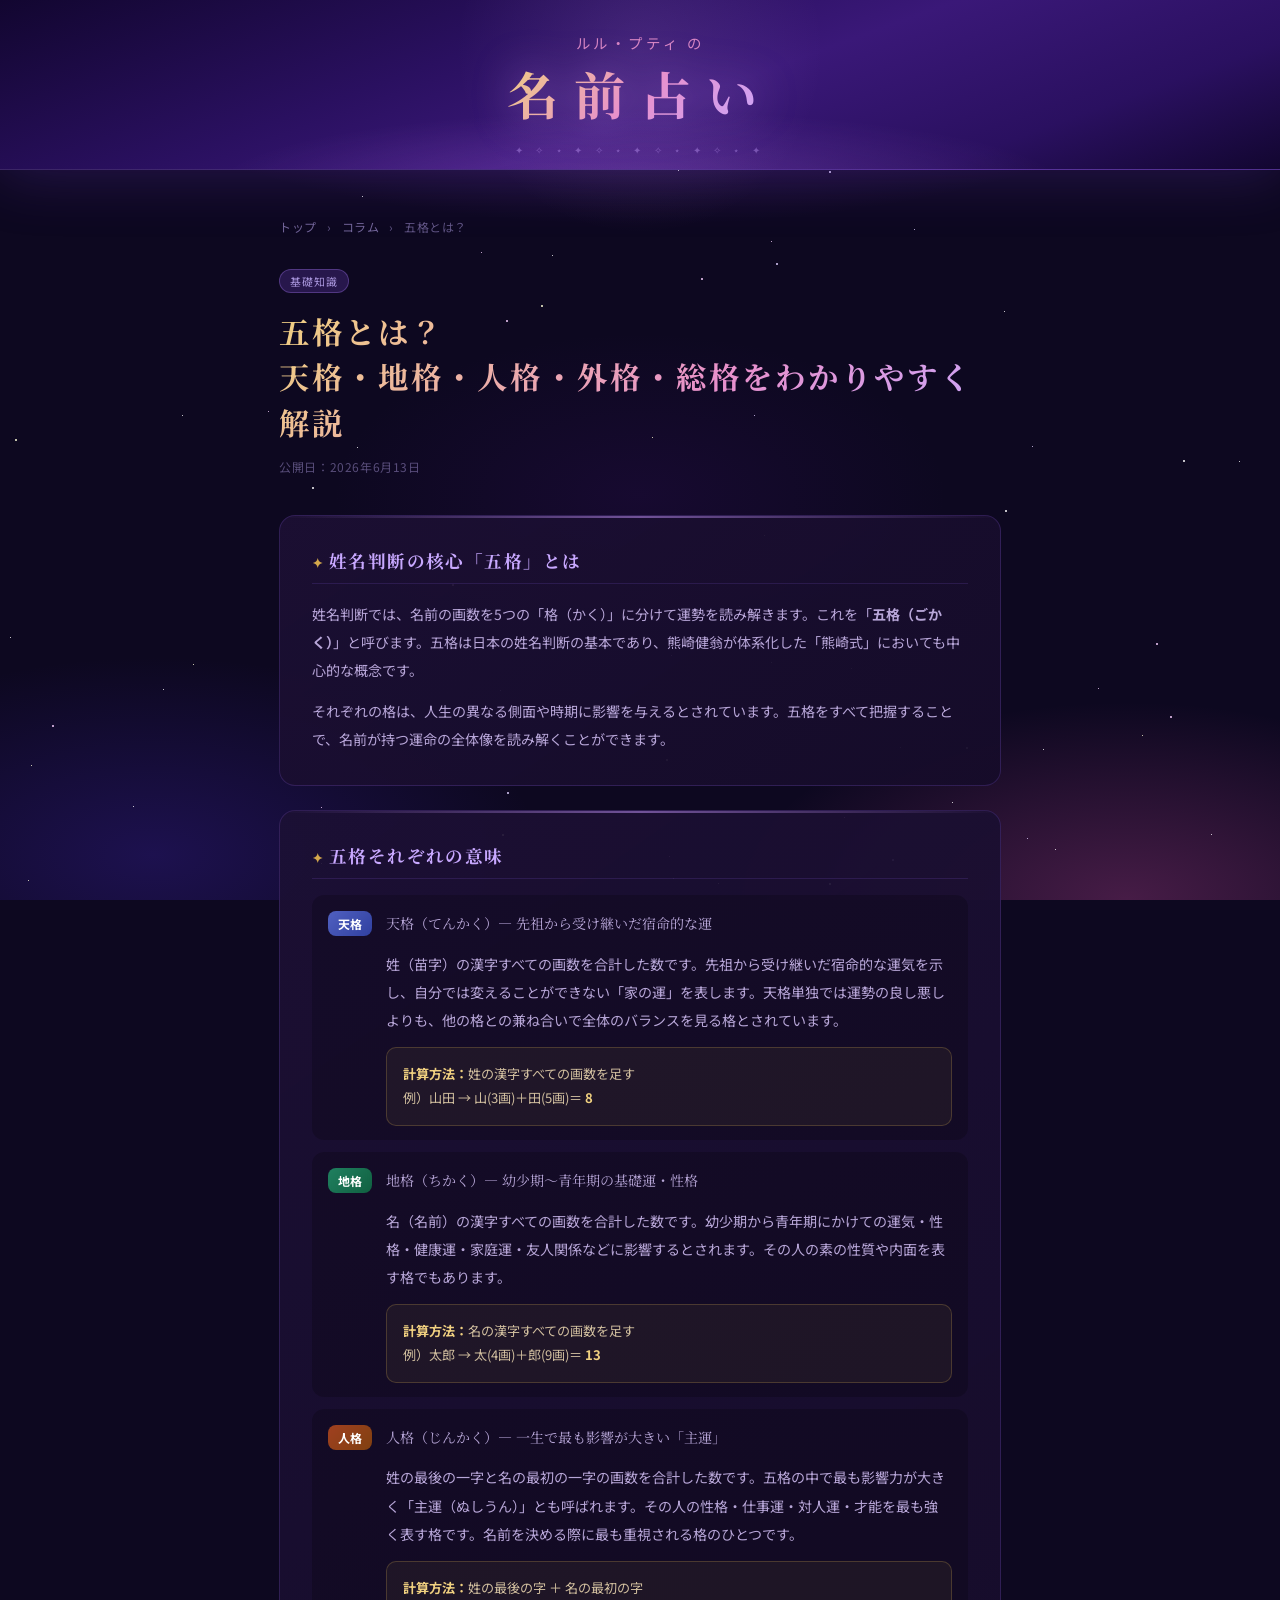
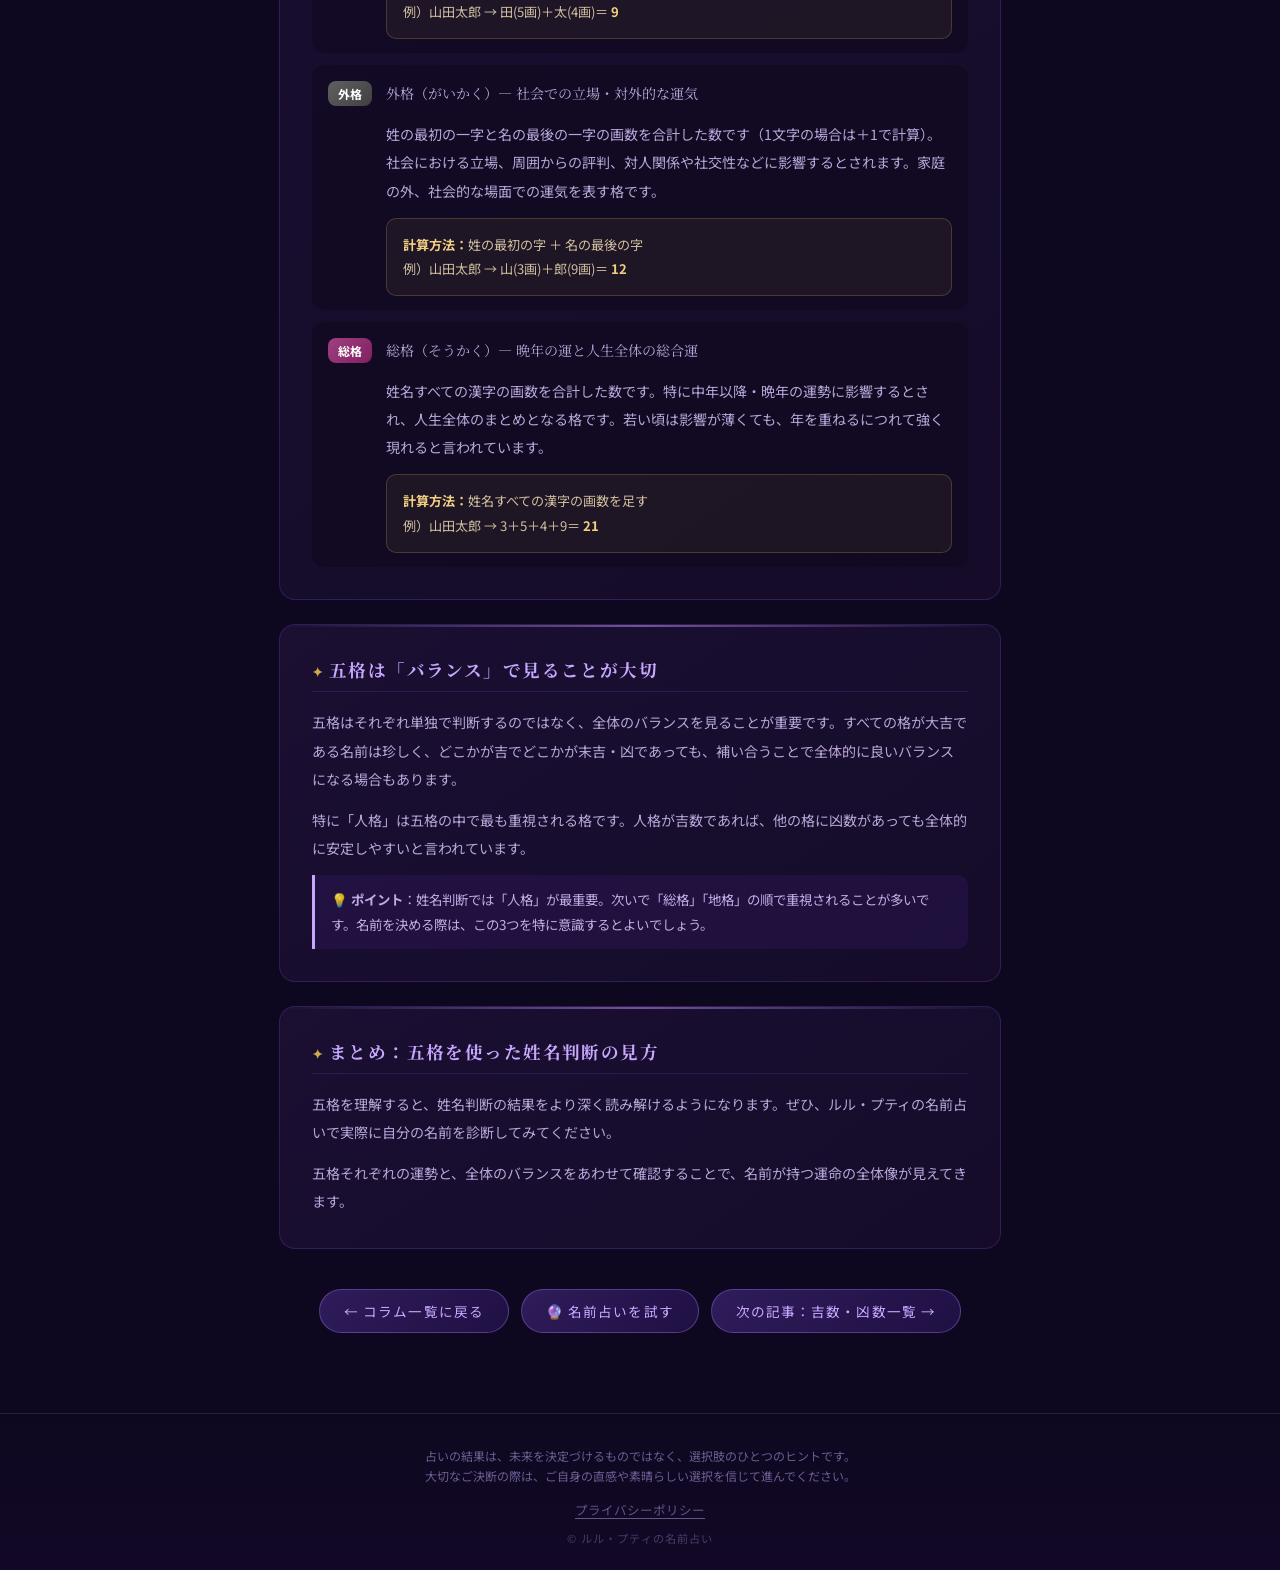
<file: column/gokaku.html>
<!DOCTYPE html>
<html lang="ja">
<head>
  <meta charset="UTF-8">
  <meta name="viewport" content="width=device-width, initial-scale=1.0">
  <title>五格とは？天格・地格・人格・外格・総格をわかりやすく解説｜ルル・プティの名前占い</title>
  <meta name="description" content="姓名判断の基本「五格」とは何か？天格・地格・人格・外格・総格それぞれの意味と計算方法、運勢への影響をわかりやすく解説します。">
  <meta name="keywords" content="五格,天格,地格,人格,外格,総格,姓名判断,意味,計算方法">
  <meta name="robots" content="index, follow">
  <link rel="canonical" href="https://lulu-uranai.github.io/name-fortune/column/gokaku.html">
  <meta property="og:title" content="五格とは？天格・地格・人格・外格・総格をわかりやすく解説">
  <meta property="og:description" content="姓名判断の基本「五格」とは何か？それぞれの意味と計算方法をわかりやすく解説します。">
  <meta property="og:type" content="article">
  <meta property="og:url" content="https://lulu-uranai.github.io/name-fortune/column/gokaku.html">
  <meta property="og:image" content="https://lulu-uranai.github.io/name-fortune/chara2.jpg">
  <script type="application/ld+json">
  {
    "@context": "https://schema.org",
    "@type": "Article",
    "headline": "五格とは？天格・地格・人格・外格・総格をわかりやすく解説",
    "description": "姓名判断の基本「五格」とは何か？天格・地格・人格・外格・総格それぞれの意味と計算方法を解説します。",
    "url": "https://lulu-uranai.github.io/name-fortune/column/gokaku.html",
    "inLanguage": "ja",
    "publisher": { "@type": "Organization", "name": "ルル・プティの名前占い" }
  }
  </script>
  <link rel="stylesheet" href="../style.css">
  <style>
    .article-wrap {
      max-width: 760px;
      margin: 0 auto;
      padding: 3rem 1.2rem 5rem;
    }
    .article-breadcrumb {
      font-size: 0.75rem;
      color: rgba(200,180,255,0.45);
      margin-bottom: 2rem;
      letter-spacing: 0.05em;
    }
    .article-breadcrumb a {
      color: rgba(200,180,255,0.55);
      text-decoration: none;
    }
    .article-breadcrumb a:hover { color: rgba(200,180,255,0.9); }
    .article-breadcrumb span { margin: 0 0.4rem; }
    .article-tag {
      display: inline-block;
      font-size: 0.68rem;
      padding: 3px 10px;
      background: rgba(100,60,180,0.3);
      border: 1px solid rgba(180,130,255,0.3);
      border-radius: 20px;
      color: rgba(200,180,255,0.8);
      letter-spacing: 0.08em;
      margin-bottom: 1rem;
    }
    .article-title {
      font-family: 'Noto Serif JP', serif;
      font-size: clamp(1.3rem, 3.5vw, 1.9rem);
      background: linear-gradient(135deg, #f0d080 0%, #e890cc 60%, #c8a8ff 100%);
      -webkit-background-clip: text;
      -webkit-text-fill-color: transparent;
      background-clip: text;
      letter-spacing: 0.1em;
      line-height: 1.5;
      margin-bottom: 0.8rem;
    }
    .article-meta {
      color: rgba(200,180,255,0.4);
      font-size: 0.75rem;
      margin-bottom: 2.5rem;
      letter-spacing: 0.05em;
    }
    .article-card {
      background: linear-gradient(145deg, rgba(28,16,52,0.92), rgba(22,12,42,0.96));
      border: 1px solid rgba(120,80,200,0.25);
      border-radius: 16px;
      padding: 2rem;
      margin-bottom: 1.5rem;
      position: relative;
      overflow: hidden;
    }
    .article-card::before {
      content: '';
      position: absolute;
      top: 0; left: 0; right: 0;
      height: 2px;
      background: linear-gradient(90deg, transparent, rgba(200,150,255,0.5), transparent);
    }
    .article-card h2 {
      font-family: 'Noto Serif JP', serif;
      font-size: 1.1rem;
      color: #c8a8ff;
      margin-bottom: 1rem;
      padding-bottom: 0.6rem;
      border-bottom: 1px solid rgba(120,80,200,0.2);
      letter-spacing: 0.08em;
    }
    .article-card h2::before {
      content: '✦ ';
      color: #d4a84c;
      font-size: 0.8rem;
    }
    .article-card p {
      color: rgba(220,200,255,0.82);
      font-size: 0.88rem;
      line-height: 2;
      margin-bottom: 0.8rem;
    }
    .article-card p:last-child { margin-bottom: 0; }
    .kaku-grid {
      display: flex;
      flex-direction: column;
      gap: 12px;
      margin-top: 0.5rem;
    }
    .kaku-item {
      display: flex;
      gap: 14px;
      align-items: flex-start;
      padding: 14px 16px;
      border-radius: 12px;
      background: rgba(0,0,0,0.2);
    }
    .kaku-badge {
      font-size: 0.75rem;
      font-weight: 700;
      padding: 4px 10px;
      border-radius: 8px;
      white-space: nowrap;
      flex-shrink: 0;
      color: #fff;
      margin-top: 2px;
    }
    .kaku-ten  { background: linear-gradient(135deg, #5060c0, #3040a0); }
    .kaku-chi  { background: linear-gradient(135deg, #208060, #106040); }
    .kaku-nin  { background: linear-gradient(135deg, #a04020, #804010); }
    .kaku-gai  { background: linear-gradient(135deg, #606060, #404040); }
    .kaku-so   { background: linear-gradient(135deg, #a04080, #802060); }
    .kaku-body {}
    .kaku-name {
      font-family: 'Noto Serif JP', serif;
      font-size: 0.95rem;
      color: #f0e8ff;
      margin-bottom: 4px;
    }
    .kaku-desc {
      font-size: 0.82rem;
      color: rgba(200,180,255,0.7);
      line-height: 1.75;
    }
    .calc-box {
      background: rgba(201,168,76,0.07);
      border: 1px solid rgba(201,168,76,0.25);
      border-radius: 10px;
      padding: 14px 16px;
      margin-top: 12px;
      font-size: 0.82rem;
      color: rgba(240,220,180,0.85);
      line-height: 1.85;
    }
    .calc-box strong { color: #f0d080; }
    .point-box {
      background: rgba(100,50,200,0.12);
      border-left: 3px solid #c8a8ff;
      border-radius: 0 10px 10px 0;
      padding: 12px 16px;
      margin-top: 12px;
      font-size: 0.84rem;
      color: rgba(220,200,255,0.85);
      line-height: 1.85;
    }
    .nav-links {
      display: flex;
      gap: 12px;
      justify-content: center;
      flex-wrap: wrap;
      margin-top: 2.5rem;
    }
    .nav-btn {
      display: inline-flex;
      align-items: center;
      gap: 0.5rem;
      padding: 0.7rem 1.5rem;
      background: linear-gradient(135deg, rgba(100,60,180,0.4), rgba(60,30,120,0.4));
      border: 1px solid rgba(180,130,255,0.35);
      border-radius: 40px;
      color: #c8a8ff;
      font-size: 0.85rem;
      text-decoration: none;
      letter-spacing: 0.08em;
      transition: background 0.2s, border-color 0.2s;
    }
    .nav-btn:hover {
      background: linear-gradient(135deg, rgba(130,80,220,0.55), rgba(90,50,170,0.55));
      border-color: rgba(200,160,255,0.6);
      color: #fff;
    }
  </style>
</head>
<body>
  <header style="padding: 2rem 1rem; justify-content: center;">
    <div class="header-inner">
      <p class="header-chara-byline">ルル・プティ の</p>
      <h1>名前占い</h1>
    </div>
  </header>

  <div class="article-wrap">
    <p class="article-breadcrumb">
      <a href="../index.html">トップ</a>
      <span>›</span>
      <a href="index.html">コラム</a>
      <span>›</span>
      五格とは？
    </p>

    <span class="article-tag">基礎知識</span>
    <h1 class="article-title">五格とは？<br>天格・地格・人格・外格・総格をわかりやすく解説</h1>
    <p class="article-meta">公開日：2026年6月13日</p>

    <!-- 導入 -->
    <div class="article-card">
      <h2>姓名判断の核心「五格」とは</h2>
      <p>姓名判断では、名前の画数を5つの「格（かく）」に分けて運勢を読み解きます。これを「<strong>五格（ごかく）</strong>」と呼びます。五格は日本の姓名判断の基本であり、熊崎健翁が体系化した「熊崎式」においても中心的な概念です。</p>
      <p>それぞれの格は、人生の異なる側面や時期に影響を与えるとされています。五格をすべて把握することで、名前が持つ運命の全体像を読み解くことができます。</p>
    </div>

    <!-- 五格の一覧 -->
    <div class="article-card">
      <h2>五格それぞれの意味</h2>
      <div class="kaku-grid">

        <div class="kaku-item">
          <span class="kaku-badge kaku-ten">天格</span>
          <div class="kaku-body">
            <p class="kaku-name">天格（てんかく）― 先祖から受け継いだ宿命的な運</p>
            <p class="kaku-desc">姓（苗字）の漢字すべての画数を合計した数です。先祖から受け継いだ宿命的な運気を示し、自分では変えることができない「家の運」を表します。天格単独では運勢の良し悪しよりも、他の格との兼ね合いで全体のバランスを見る格とされています。</p>
            <div class="calc-box"><strong>計算方法：</strong>姓の漢字すべての画数を足す<br>例）山田 → 山(3画)＋田(5画)＝ <strong>8</strong></div>
          </div>
        </div>

        <div class="kaku-item">
          <span class="kaku-badge kaku-chi">地格</span>
          <div class="kaku-body">
            <p class="kaku-name">地格（ちかく）― 幼少期〜青年期の基礎運・性格</p>
            <p class="kaku-desc">名（名前）の漢字すべての画数を合計した数です。幼少期から青年期にかけての運気・性格・健康運・家庭運・友人関係などに影響するとされます。その人の素の性質や内面を表す格でもあります。</p>
            <div class="calc-box"><strong>計算方法：</strong>名の漢字すべての画数を足す<br>例）太郎 → 太(4画)＋郎(9画)＝ <strong>13</strong></div>
          </div>
        </div>

        <div class="kaku-item">
          <span class="kaku-badge kaku-nin">人格</span>
          <div class="kaku-body">
            <p class="kaku-name">人格（じんかく）― 一生で最も影響が大きい「主運」</p>
            <p class="kaku-desc">姓の最後の一字と名の最初の一字の画数を合計した数です。五格の中で最も影響力が大きく「主運（ぬしうん）」とも呼ばれます。その人の性格・仕事運・対人運・才能を最も強く表す格です。名前を決める際に最も重視される格のひとつです。</p>
            <div class="calc-box"><strong>計算方法：</strong>姓の最後の字 ＋ 名の最初の字<br>例）山田太郎 → 田(5画)＋太(4画)＝ <strong>9</strong></div>
          </div>
        </div>

        <div class="kaku-item">
          <span class="kaku-badge kaku-gai">外格</span>
          <div class="kaku-body">
            <p class="kaku-name">外格（がいかく）― 社会での立場・対外的な運気</p>
            <p class="kaku-desc">姓の最初の一字と名の最後の一字の画数を合計した数です（1文字の場合は＋1で計算）。社会における立場、周囲からの評判、対人関係や社交性などに影響するとされます。家庭の外、社会的な場面での運気を表す格です。</p>
            <div class="calc-box"><strong>計算方法：</strong>姓の最初の字 ＋ 名の最後の字<br>例）山田太郎 → 山(3画)＋郎(9画)＝ <strong>12</strong></div>
          </div>
        </div>

        <div class="kaku-item">
          <span class="kaku-badge kaku-so">総格</span>
          <div class="kaku-body">
            <p class="kaku-name">総格（そうかく）― 晩年の運と人生全体の総合運</p>
            <p class="kaku-desc">姓名すべての漢字の画数を合計した数です。特に中年以降・晩年の運勢に影響するとされ、人生全体のまとめとなる格です。若い頃は影響が薄くても、年を重ねるにつれて強く現れると言われています。</p>
            <div class="calc-box"><strong>計算方法：</strong>姓名すべての漢字の画数を足す<br>例）山田太郎 → 3＋5＋4＋9＝ <strong>21</strong></div>
          </div>
        </div>

      </div>
    </div>

    <!-- 五格のバランス -->
    <div class="article-card">
      <h2>五格は「バランス」で見ることが大切</h2>
      <p>五格はそれぞれ単独で判断するのではなく、全体のバランスを見ることが重要です。すべての格が大吉である名前は珍しく、どこかが吉でどこかが末吉・凶であっても、補い合うことで全体的に良いバランスになる場合もあります。</p>
      <p>特に「人格」は五格の中で最も重視される格です。人格が吉数であれば、他の格に凶数があっても全体的に安定しやすいと言われています。</p>
      <div class="point-box">
        💡 <strong>ポイント</strong>：姓名判断では「人格」が最重要。次いで「総格」「地格」の順で重視されることが多いです。名前を決める際は、この3つを特に意識するとよいでしょう。
      </div>
    </div>

    <!-- まとめ -->
    <div class="article-card">
      <h2>まとめ：五格を使った姓名判断の見方</h2>
      <p>五格を理解すると、姓名判断の結果をより深く読み解けるようになります。ぜひ、ルル・プティの名前占いで実際に自分の名前を診断してみてください。</p>
      <p>五格それぞれの運勢と、全体のバランスをあわせて確認することで、名前が持つ運命の全体像が見えてきます。</p>
    </div>

    <div class="nav-links">
      <a href="index.html" class="nav-btn">← コラム一覧に戻る</a>
      <a href="../index.html" class="nav-btn">🔮 名前占いを試す</a>
      <a href="kikaku.html" class="nav-btn">次の記事：吉数・凶数一覧 →</a>
    </div>
  </div>

  <footer>
    <p class="footer-disclaimer">占いの結果は、未来を決定づけるものではなく、選択肢のひとつのヒントです。<br>大切なご決断の際は、ご自身の直感や素晴らしい選択を信じて進んでください。</p>
    <nav class="footer-nav">
      <a href="../privacy.html" class="footer-nav-link">プライバシーポリシー</a>
    </nav>
    <p class="footer-copy">© ルル・プティの名前占い</p>
  </footer>

  <script>
    (function() {
      const field = document.createElement('div');
      field.className = 'star-field';
      document.body.prepend(field);
      const colors = ['#ffffff','#ffffff','#f8d0ff','#e0d0ff','#ffffd8'];
      for (let i = 0; i < 80; i++) {
        const s = document.createElement('div');
        s.className = 'star-dot';
        const sz = Math.random() < 0.7 ? 1 : 2;
        s.style.cssText = [
          `left:${(Math.random()*100).toFixed(1)}%`,
          `top:${(Math.random()*100).toFixed(1)}%`,
          `width:${sz}px`, `height:${sz}px`,
          `background:${colors[Math.floor(Math.random()*colors.length)]}`,
          `animation-delay:${(Math.random()*6).toFixed(2)}s`,
          `animation-duration:${(2+Math.random()*5).toFixed(2)}s`
        ].join(';');
        field.appendChild(s);
      }
    })();
  </script>
</body>
</html>
</file>
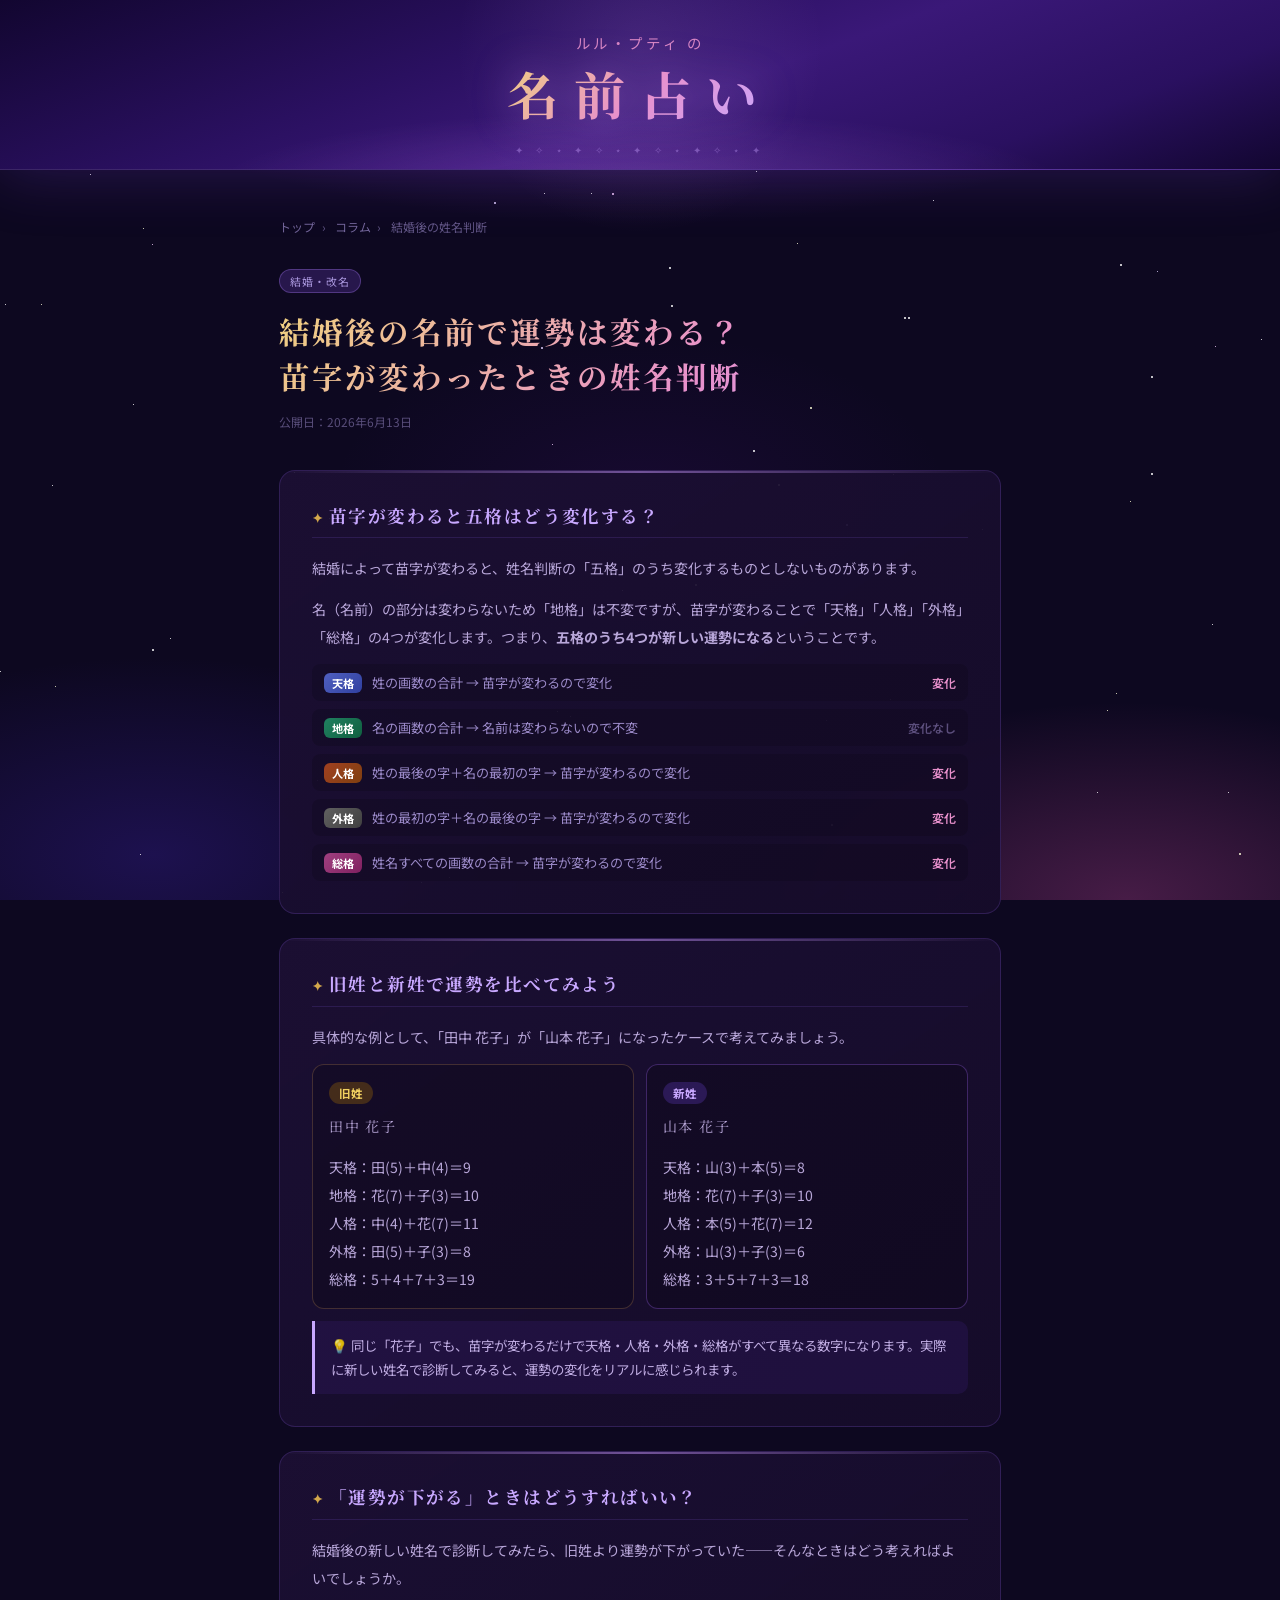
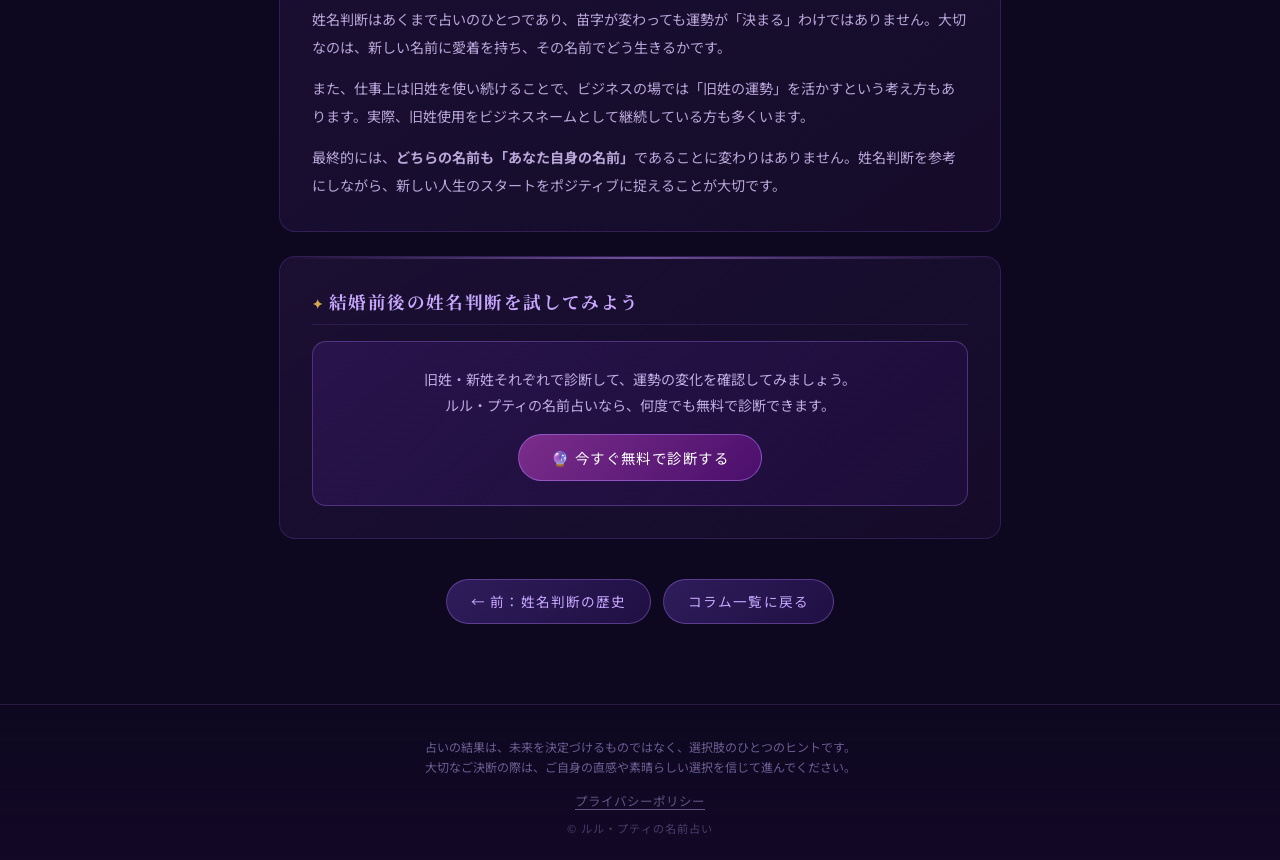
<file: column/kekkon.html>
<!DOCTYPE html>
<html lang="ja">
<head>
  <meta charset="UTF-8">
  <meta name="viewport" content="width=device-width, initial-scale=1.0">
  <title>結婚後の名前で運勢は変わる？苗字が変わったときの姓名判断｜ルル・プティの名前占い</title>
  <meta name="description" content="結婚で苗字が変わると姓名判断の五格はどう変化するのか？旧姓・新姓の運勢の違いや、改名が運勢に与える影響をわかりやすく解説します。">
  <meta name="keywords" content="結婚,苗字,姓名判断,運勢,改名,旧姓,新姓,五格,変化">
  <meta name="robots" content="index, follow">
  <link rel="canonical" href="https://lulu-uranai.github.io/name-fortune/column/kekkon.html">
  <meta property="og:title" content="結婚後の名前で運勢は変わる？苗字が変わったときの姓名判断">
  <meta property="og:description" content="結婚で苗字が変わると姓名判断の五格はどう変化するのか？改名が運勢に与える影響を解説します。">
  <meta property="og:type" content="article">
  <meta property="og:url" content="https://lulu-uranai.github.io/name-fortune/column/kekkon.html">
  <meta property="og:image" content="https://lulu-uranai.github.io/name-fortune/chara2.jpg">
  <script type="application/ld+json">
  {
    "@context": "https://schema.org",
    "@type": "Article",
    "headline": "結婚後の名前で運勢は変わる？苗字が変わったときの姓名判断",
    "description": "結婚で苗字が変わると姓名判断の五格はどう変化するのか？改名が運勢に与える影響を解説します。",
    "url": "https://lulu-uranai.github.io/name-fortune/column/kekkon.html",
    "inLanguage": "ja",
    "publisher": { "@type": "Organization", "name": "ルル・プティの名前占い" }
  }
  </script>
  <link rel="stylesheet" href="../style.css">
  <style>
    .article-wrap { max-width: 760px; margin: 0 auto; padding: 3rem 1.2rem 5rem; }
    .article-breadcrumb { font-size: 0.75rem; color: rgba(200,180,255,0.45); margin-bottom: 2rem; }
    .article-breadcrumb a { color: rgba(200,180,255,0.55); text-decoration: none; }
    .article-breadcrumb a:hover { color: rgba(200,180,255,0.9); }
    .article-breadcrumb span { margin: 0 0.4rem; }
    .article-tag { display: inline-block; font-size: 0.68rem; padding: 3px 10px; background: rgba(100,60,180,0.3); border: 1px solid rgba(180,130,255,0.3); border-radius: 20px; color: rgba(200,180,255,0.8); letter-spacing: 0.08em; margin-bottom: 1rem; }
    .article-title { font-family: 'Noto Serif JP', serif; font-size: clamp(1.3rem, 3.5vw, 1.9rem); background: linear-gradient(135deg, #f0d080 0%, #e890cc 60%, #c8a8ff 100%); -webkit-background-clip: text; -webkit-text-fill-color: transparent; background-clip: text; letter-spacing: 0.1em; line-height: 1.5; margin-bottom: 0.8rem; }
    .article-meta { color: rgba(200,180,255,0.4); font-size: 0.75rem; margin-bottom: 2.5rem; }
    .article-card { background: linear-gradient(145deg, rgba(28,16,52,0.92), rgba(22,12,42,0.96)); border: 1px solid rgba(120,80,200,0.25); border-radius: 16px; padding: 2rem; margin-bottom: 1.5rem; position: relative; overflow: hidden; }
    .article-card::before { content: ''; position: absolute; top: 0; left: 0; right: 0; height: 2px; background: linear-gradient(90deg, transparent, rgba(200,150,255,0.5), transparent); }
    .article-card h2 { font-family: 'Noto Serif JP', serif; font-size: 1.1rem; color: #c8a8ff; margin-bottom: 1rem; padding-bottom: 0.6rem; border-bottom: 1px solid rgba(120,80,200,0.2); letter-spacing: 0.08em; }
    .article-card h2::before { content: '✦ '; color: #d4a84c; font-size: 0.8rem; }
    .article-card p { color: rgba(220,200,255,0.82); font-size: 0.88rem; line-height: 2; margin-bottom: 0.8rem; }
    .article-card p:last-child { margin-bottom: 0; }
    .compare-grid { display: grid; grid-template-columns: 1fr 1fr; gap: 12px; margin-top: 0.5rem; }
    @media (max-width: 500px) { .compare-grid { grid-template-columns: 1fr; } }
    .compare-card { background: rgba(0,0,0,0.2); border-radius: 12px; padding: 14px 16px; }
    .compare-card.old { border: 1px solid rgba(180,130,80,0.3); }
    .compare-card.new { border: 1px solid rgba(130,80,200,0.4); }
    .compare-label { font-size: 0.72rem; font-weight: 700; padding: 3px 10px; border-radius: 20px; display: inline-block; margin-bottom: 8px; }
    .compare-label.old { background: rgba(180,120,0,0.3); color: #f0d060; }
    .compare-label.new { background: rgba(100,60,200,0.3); color: #c8a8ff; }
    .compare-name { font-family: 'Noto Serif JP', serif; font-size: 1.4rem; color: #f0e8ff; margin-bottom: 6px; letter-spacing: 0.1em; }
    .compare-detail { font-size: 0.78rem; color: rgba(200,180,255,0.65); line-height: 1.75; }
    .kaku-change { display: flex; flex-direction: column; gap: 8px; margin-top: 12px; }
    .kc-row { display: flex; align-items: center; gap: 10px; font-size: 0.82rem; padding: 8px 12px; background: rgba(0,0,0,0.15); border-radius: 8px; }
    .kc-badge { font-size: 0.7rem; font-weight: 700; padding: 2px 8px; border-radius: 6px; color: #fff; flex-shrink: 0; }
    .kc-ten  { background: linear-gradient(135deg, #5060c0, #3040a0); }
    .kc-chi  { background: linear-gradient(135deg, #208060, #106040); }
    .kc-nin  { background: linear-gradient(135deg, #a04020, #804010); }
    .kc-gai  { background: linear-gradient(135deg, #606060, #404040); }
    .kc-so   { background: linear-gradient(135deg, #a04080, #802060); }
    .kc-text { color: rgba(200,180,255,0.75); flex: 1; line-height: 1.6; }
    .kc-change { font-size: 0.75rem; font-weight: 600; }
    .kc-change.changed { color: #e890cc; }
    .kc-change.fixed { color: rgba(200,180,255,0.4); }
    .point-box { background: rgba(100,50,200,0.12); border-left: 3px solid #c8a8ff; border-radius: 0 10px 10px 0; padding: 12px 16px; margin-top: 12px; font-size: 0.84rem; color: rgba(220,200,255,0.85); line-height: 1.85; }
    .cta-box { background: linear-gradient(135deg, rgba(100,40,180,0.2), rgba(60,20,120,0.2)); border: 1px solid rgba(180,130,255,0.3); border-radius: 14px; padding: 1.5rem; text-align: center; margin-top: 0.5rem; }
    .cta-box p { color: rgba(220,200,255,0.85); font-size: 0.88rem; line-height: 1.85; margin-bottom: 1rem; }
    .cta-btn { display: inline-flex; align-items: center; gap: 0.5rem; padding: 0.75rem 2rem; background: linear-gradient(135deg, #7b2d8b, #4a0f6b); border: 1px solid rgba(180,130,255,0.5); border-radius: 40px; color: #fff; font-size: 0.9rem; text-decoration: none; letter-spacing: 0.1em; transition: background 0.2s; }
    .cta-btn:hover { background: linear-gradient(135deg, #9b3db0, #6a1f9b); }
    .nav-links { display: flex; gap: 12px; justify-content: center; flex-wrap: wrap; margin-top: 2.5rem; }
    .nav-btn { display: inline-flex; align-items: center; gap: 0.5rem; padding: 0.7rem 1.5rem; background: linear-gradient(135deg, rgba(100,60,180,0.4), rgba(60,30,120,0.4)); border: 1px solid rgba(180,130,255,0.35); border-radius: 40px; color: #c8a8ff; font-size: 0.85rem; text-decoration: none; letter-spacing: 0.08em; transition: background 0.2s, border-color 0.2s; }
    .nav-btn:hover { background: linear-gradient(135deg, rgba(130,80,220,0.55), rgba(90,50,170,0.55)); border-color: rgba(200,160,255,0.6); color: #fff; }
  </style>
</head>
<body>
  <header style="padding: 2rem 1rem; justify-content: center;">
    <div class="header-inner">
      <p class="header-chara-byline">ルル・プティ の</p>
      <h1>名前占い</h1>
    </div>
  </header>

  <div class="article-wrap">
    <p class="article-breadcrumb">
      <a href="../index.html">トップ</a><span>›</span>
      <a href="index.html">コラム</a><span>›</span>
      結婚後の姓名判断
    </p>

    <span class="article-tag">結婚・改名</span>
    <h1 class="article-title">結婚後の名前で運勢は変わる？<br>苗字が変わったときの姓名判断</h1>
    <p class="article-meta">公開日：2026年6月13日</p>

    <div class="article-card">
      <h2>苗字が変わると五格はどう変化する？</h2>
      <p>結婚によって苗字が変わると、姓名判断の「五格」のうち変化するものとしないものがあります。</p>
      <p>名（名前）の部分は変わらないため「地格」は不変ですが、苗字が変わることで「天格」「人格」「外格」「総格」の4つが変化します。つまり、<strong>五格のうち4つが新しい運勢になる</strong>ということです。</p>
      <div class="kaku-change">
        <div class="kc-row">
          <span class="kc-badge kc-ten">天格</span>
          <span class="kc-text">姓の画数の合計 → 苗字が変わるので変化</span>
          <span class="kc-change changed">変化</span>
        </div>
        <div class="kc-row">
          <span class="kc-badge kc-chi">地格</span>
          <span class="kc-text">名の画数の合計 → 名前は変わらないので不変</span>
          <span class="kc-change fixed">変化なし</span>
        </div>
        <div class="kc-row">
          <span class="kc-badge kc-nin">人格</span>
          <span class="kc-text">姓の最後の字＋名の最初の字 → 苗字が変わるので変化</span>
          <span class="kc-change changed">変化</span>
        </div>
        <div class="kc-row">
          <span class="kc-badge kc-gai">外格</span>
          <span class="kc-text">姓の最初の字＋名の最後の字 → 苗字が変わるので変化</span>
          <span class="kc-change changed">変化</span>
        </div>
        <div class="kc-row">
          <span class="kc-badge kc-so">総格</span>
          <span class="kc-text">姓名すべての画数の合計 → 苗字が変わるので変化</span>
          <span class="kc-change changed">変化</span>
        </div>
      </div>
    </div>

    <div class="article-card">
      <h2>旧姓と新姓で運勢を比べてみよう</h2>
      <p>具体的な例として、「田中 花子」が「山本 花子」になったケースで考えてみましょう。</p>
      <div class="compare-grid">
        <div class="compare-card old">
          <span class="compare-label old">旧姓</span>
          <p class="compare-name">田中 花子</p>
          <p class="compare-detail">
            天格：田(5)＋中(4)＝9<br>
            地格：花(7)＋子(3)＝10<br>
            人格：中(4)＋花(7)＝11<br>
            外格：田(5)＋子(3)＝8<br>
            総格：5＋4＋7＋3＝19
          </p>
        </div>
        <div class="compare-card new">
          <span class="compare-label new">新姓</span>
          <p class="compare-name">山本 花子</p>
          <p class="compare-detail">
            天格：山(3)＋本(5)＝8<br>
            地格：花(7)＋子(3)＝10<br>
            人格：本(5)＋花(7)＝12<br>
            外格：山(3)＋子(3)＝6<br>
            総格：3＋5＋7＋3＝18
          </p>
        </div>
      </div>
      <div class="point-box">
        💡 同じ「花子」でも、苗字が変わるだけで天格・人格・外格・総格がすべて異なる数字になります。実際に新しい姓名で診断してみると、運勢の変化をリアルに感じられます。
      </div>
    </div>

    <div class="article-card">
      <h2>「運勢が下がる」ときはどうすればいい？</h2>
      <p>結婚後の新しい姓名で診断してみたら、旧姓より運勢が下がっていた——そんなときはどう考えればよいでしょうか。</p>
      <p>姓名判断はあくまで占いのひとつであり、苗字が変わっても運勢が「決まる」わけではありません。大切なのは、新しい名前に愛着を持ち、その名前でどう生きるかです。</p>
      <p>また、仕事上は旧姓を使い続けることで、ビジネスの場では「旧姓の運勢」を活かすという考え方もあります。実際、旧姓使用をビジネスネームとして継続している方も多くいます。</p>
      <p>最終的には、<strong>どちらの名前も「あなた自身の名前」</strong>であることに変わりはありません。姓名判断を参考にしながら、新しい人生のスタートをポジティブに捉えることが大切です。</p>
    </div>

    <div class="article-card">
      <h2>結婚前後の姓名判断を試してみよう</h2>
      <div class="cta-box">
        <p>旧姓・新姓それぞれで診断して、運勢の変化を確認してみましょう。<br>ルル・プティの名前占いなら、何度でも無料で診断できます。</p>
        <a href="../index.html" class="cta-btn">🔮 今すぐ無料で診断する</a>
      </div>
    </div>

    <div class="nav-links">
      <a href="rekishi.html" class="nav-btn">← 前：姓名判断の歴史</a>
      <a href="index.html" class="nav-btn">コラム一覧に戻る</a>
    </div>
  </div>

  <footer>
    <p class="footer-disclaimer">占いの結果は、未来を決定づけるものではなく、選択肢のひとつのヒントです。<br>大切なご決断の際は、ご自身の直感や素晴らしい選択を信じて進んでください。</p>
    <nav class="footer-nav">
      <a href="../privacy.html" class="footer-nav-link">プライバシーポリシー</a>
    </nav>
    <p class="footer-copy">© ルル・プティの名前占い</p>
  </footer>

  <script>
    (function() {
      const field = document.createElement('div');
      field.className = 'star-field';
      document.body.prepend(field);
      const colors = ['#ffffff','#ffffff','#f8d0ff','#e0d0ff','#ffffd8'];
      for (let i = 0; i < 80; i++) {
        const s = document.createElement('div');
        s.className = 'star-dot';
        const sz = Math.random() < 0.7 ? 1 : 2;
        s.style.cssText = [
          `left:${(Math.random()*100).toFixed(1)}%`,
          `top:${(Math.random()*100).toFixed(1)}%`,
          `width:${sz}px`, `height:${sz}px`,
          `background:${colors[Math.floor(Math.random()*colors.length)]}`,
          `animation-delay:${(Math.random()*6).toFixed(2)}s`,
          `animation-duration:${(2+Math.random()*5).toFixed(2)}s`
        ].join(';');
        field.appendChild(s);
      }
    })();
  </script>
</body>
</html>
</file>
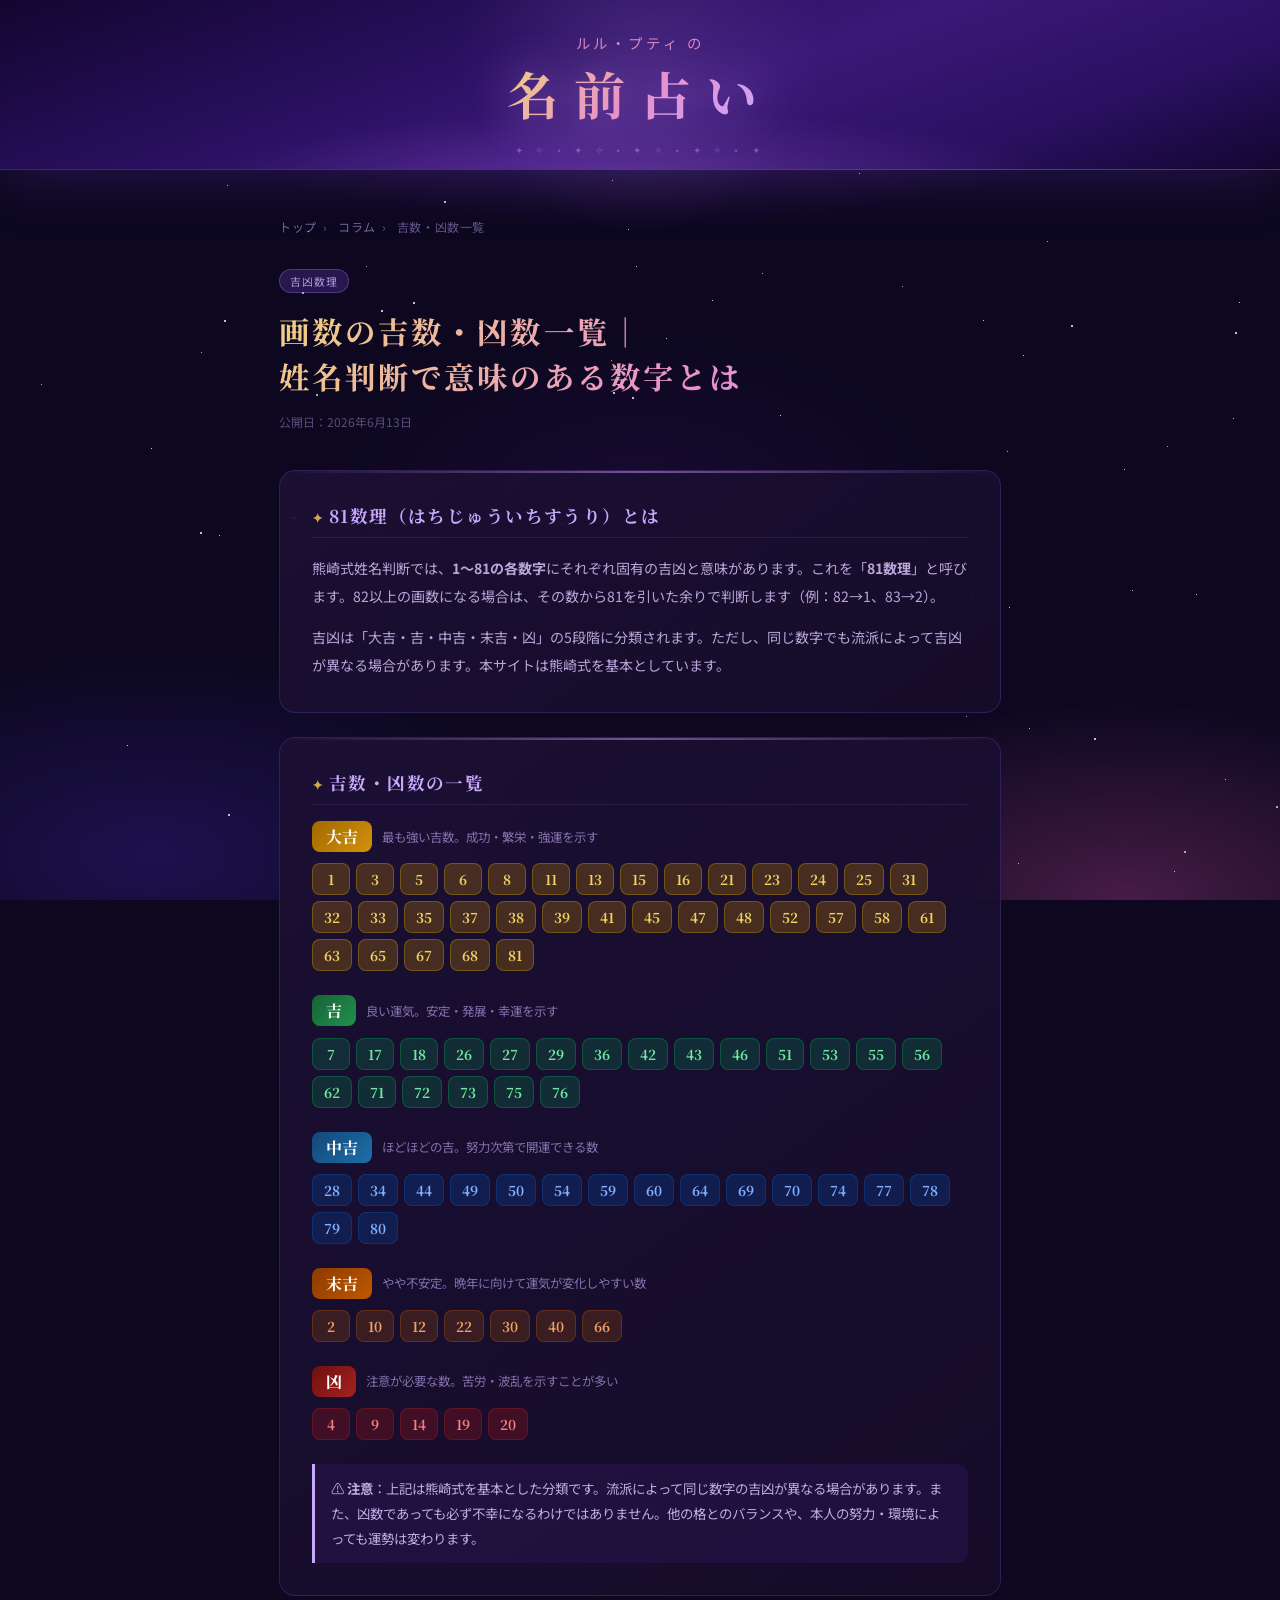
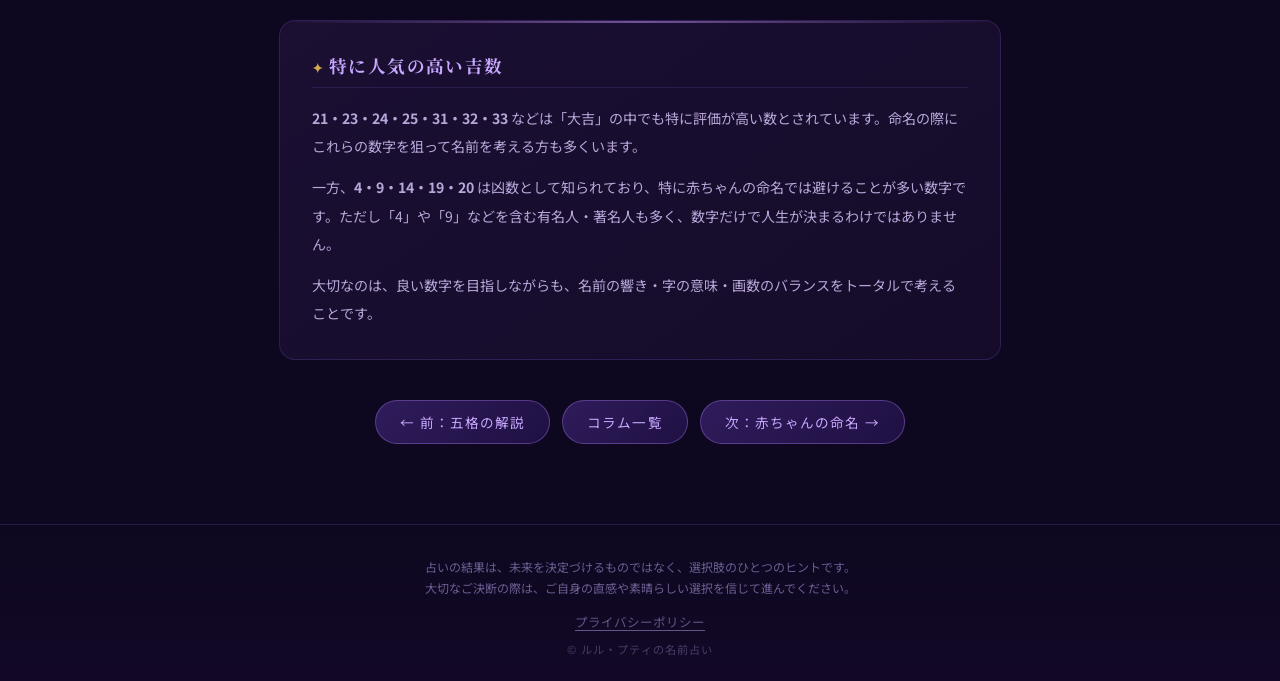
<file: column/kikaku.html>
<!DOCTYPE html>
<html lang="ja">
<head>
  <meta charset="UTF-8">
  <meta name="viewport" content="width=device-width, initial-scale=1.0">
  <title>画数の吉数・凶数一覧｜姓名判断で意味のある数字とは｜ルル・プティの名前占い</title>
  <meta name="description" content="姓名判断における1〜81の各画数の吉凶一覧。大吉・吉・中吉・末吉・凶それぞれの数字と意味をわかりやすくまとめました。熊崎式81数理の解説付き。">
  <meta name="keywords" content="姓名判断,吉数,凶数,81数理,画数,吉凶,熊崎式,大吉,吉,中吉,末吉,凶">
  <meta name="robots" content="index, follow">
  <link rel="canonical" href="https://lulu-uranai.github.io/name-fortune/column/kikaku.html">
  <meta property="og:title" content="画数の吉数・凶数一覧｜姓名判断で意味のある数字とは">
  <meta property="og:description" content="姓名判断における1〜81の各画数の吉凶一覧。大吉・吉・中吉・末吉・凶の数字と意味をまとめました。">
  <meta property="og:type" content="article">
  <meta property="og:url" content="https://lulu-uranai.github.io/name-fortune/column/kikaku.html">
  <meta property="og:image" content="https://lulu-uranai.github.io/name-fortune/chara2.jpg">
  <script type="application/ld+json">
  {
    "@context": "https://schema.org",
    "@type": "Article",
    "headline": "画数の吉数・凶数一覧｜姓名判断で意味のある数字とは",
    "description": "姓名判断における1〜81の各画数の吉凶一覧。熊崎式81数理の解説付き。",
    "url": "https://lulu-uranai.github.io/name-fortune/column/kikaku.html",
    "inLanguage": "ja",
    "publisher": { "@type": "Organization", "name": "ルル・プティの名前占い" }
  }
  </script>
  <link rel="stylesheet" href="../style.css">
  <style>
    .article-wrap {
      max-width: 760px;
      margin: 0 auto;
      padding: 3rem 1.2rem 5rem;
    }
    .article-breadcrumb {
      font-size: 0.75rem;
      color: rgba(200,180,255,0.45);
      margin-bottom: 2rem;
      letter-spacing: 0.05em;
    }
    .article-breadcrumb a { color: rgba(200,180,255,0.55); text-decoration: none; }
    .article-breadcrumb a:hover { color: rgba(200,180,255,0.9); }
    .article-breadcrumb span { margin: 0 0.4rem; }
    .article-tag {
      display: inline-block;
      font-size: 0.68rem;
      padding: 3px 10px;
      background: rgba(100,60,180,0.3);
      border: 1px solid rgba(180,130,255,0.3);
      border-radius: 20px;
      color: rgba(200,180,255,0.8);
      letter-spacing: 0.08em;
      margin-bottom: 1rem;
    }
    .article-title {
      font-family: 'Noto Serif JP', serif;
      font-size: clamp(1.3rem, 3.5vw, 1.9rem);
      background: linear-gradient(135deg, #f0d080 0%, #e890cc 60%, #c8a8ff 100%);
      -webkit-background-clip: text;
      -webkit-text-fill-color: transparent;
      background-clip: text;
      letter-spacing: 0.1em;
      line-height: 1.5;
      margin-bottom: 0.8rem;
    }
    .article-meta { color: rgba(200,180,255,0.4); font-size: 0.75rem; margin-bottom: 2.5rem; }
    .article-card {
      background: linear-gradient(145deg, rgba(28,16,52,0.92), rgba(22,12,42,0.96));
      border: 1px solid rgba(120,80,200,0.25);
      border-radius: 16px;
      padding: 2rem;
      margin-bottom: 1.5rem;
      position: relative;
      overflow: hidden;
    }
    .article-card::before {
      content: '';
      position: absolute;
      top: 0; left: 0; right: 0;
      height: 2px;
      background: linear-gradient(90deg, transparent, rgba(200,150,255,0.5), transparent);
    }
    .article-card h2 {
      font-family: 'Noto Serif JP', serif;
      font-size: 1.1rem;
      color: #c8a8ff;
      margin-bottom: 1rem;
      padding-bottom: 0.6rem;
      border-bottom: 1px solid rgba(120,80,200,0.2);
      letter-spacing: 0.08em;
    }
    .article-card h2::before { content: '✦ '; color: #d4a84c; font-size: 0.8rem; }
    .article-card p {
      color: rgba(220,200,255,0.82);
      font-size: 0.88rem;
      line-height: 2;
      margin-bottom: 0.8rem;
    }
    .article-card p:last-child { margin-bottom: 0; }
    /* 吉凶グリッド */
    .rank-section { margin-bottom: 1.5rem; }
    .rank-header {
      display: flex;
      align-items: center;
      gap: 10px;
      margin-bottom: 0.7rem;
    }
    .rank-label {
      font-family: 'Noto Serif JP', serif;
      font-size: 1rem;
      font-weight: 700;
      padding: 4px 14px;
      border-radius: 8px;
      color: #fff;
    }
    .rank-label-大吉 { background: linear-gradient(135deg, #a06a00, #d4900a); }
    .rank-label-吉   { background: linear-gradient(135deg, #166336, #21904d); }
    .rank-label-中吉 { background: linear-gradient(135deg, #144878, #1e6ea8); }
    .rank-label-末吉 { background: linear-gradient(135deg, #8b3a00, #c05800); }
    .rank-label-凶   { background: linear-gradient(135deg, #6e1010, #a82020); }
    .rank-desc-text {
      font-size: 0.78rem;
      color: rgba(200,180,255,0.6);
    }
    .num-chips {
      display: flex;
      flex-wrap: wrap;
      gap: 6px;
    }
    .num-chip {
      font-size: 0.85rem;
      font-weight: 700;
      padding: 5px 11px;
      border-radius: 8px;
      min-width: 38px;
      text-align: center;
      font-family: 'Noto Serif JP', serif;
    }
    .nc-大吉 { background: rgba(180,120,0,0.3); color: #f0d060; border: 1px solid rgba(200,160,0,0.35); }
    .nc-吉   { background: rgba(0,140,80,0.25); color: #70e8a0; border: 1px solid rgba(0,180,80,0.3); }
    .nc-中吉 { background: rgba(0,80,180,0.25); color: #80b0ff; border: 1px solid rgba(0,100,200,0.3); }
    .nc-末吉 { background: rgba(160,80,0,0.25); color: #f0a060; border: 1px solid rgba(200,90,0,0.3); }
    .nc-凶   { background: rgba(160,20,20,0.3); color: #f08080; border: 1px solid rgba(180,30,30,0.3); }
    .point-box {
      background: rgba(100,50,200,0.12);
      border-left: 3px solid #c8a8ff;
      border-radius: 0 10px 10px 0;
      padding: 12px 16px;
      margin-top: 12px;
      font-size: 0.84rem;
      color: rgba(220,200,255,0.85);
      line-height: 1.85;
    }
    .nav-links {
      display: flex;
      gap: 12px;
      justify-content: center;
      flex-wrap: wrap;
      margin-top: 2.5rem;
    }
    .nav-btn {
      display: inline-flex;
      align-items: center;
      gap: 0.5rem;
      padding: 0.7rem 1.5rem;
      background: linear-gradient(135deg, rgba(100,60,180,0.4), rgba(60,30,120,0.4));
      border: 1px solid rgba(180,130,255,0.35);
      border-radius: 40px;
      color: #c8a8ff;
      font-size: 0.85rem;
      text-decoration: none;
      letter-spacing: 0.08em;
      transition: background 0.2s, border-color 0.2s;
    }
    .nav-btn:hover {
      background: linear-gradient(135deg, rgba(130,80,220,0.55), rgba(90,50,170,0.55));
      border-color: rgba(200,160,255,0.6);
      color: #fff;
    }
  </style>
</head>
<body>
  <header style="padding: 2rem 1rem; justify-content: center;">
    <div class="header-inner">
      <p class="header-chara-byline">ルル・プティ の</p>
      <h1>名前占い</h1>
    </div>
  </header>

  <div class="article-wrap">
    <p class="article-breadcrumb">
      <a href="../index.html">トップ</a><span>›</span>
      <a href="index.html">コラム</a><span>›</span>
      吉数・凶数一覧
    </p>

    <span class="article-tag">吉凶数理</span>
    <h1 class="article-title">画数の吉数・凶数一覧｜<br>姓名判断で意味のある数字とは</h1>
    <p class="article-meta">公開日：2026年6月13日</p>

    <div class="article-card">
      <h2>81数理（はちじゅういちすうり）とは</h2>
      <p>熊崎式姓名判断では、<strong>1〜81の各数字</strong>にそれぞれ固有の吉凶と意味があります。これを「<strong>81数理</strong>」と呼びます。82以上の画数になる場合は、その数から81を引いた余りで判断します（例：82→1、83→2）。</p>
      <p>吉凶は「大吉・吉・中吉・末吉・凶」の5段階に分類されます。ただし、同じ数字でも流派によって吉凶が異なる場合があります。本サイトは熊崎式を基本としています。</p>
    </div>

    <div class="article-card">
      <h2>吉数・凶数の一覧</h2>

      <div class="rank-section">
        <div class="rank-header">
          <span class="rank-label rank-label-大吉">大吉</span>
          <span class="rank-desc-text">最も強い吉数。成功・繁栄・強運を示す</span>
        </div>
        <div class="num-chips">
          <span class="num-chip nc-大吉">1</span><span class="num-chip nc-大吉">3</span><span class="num-chip nc-大吉">5</span><span class="num-chip nc-大吉">6</span><span class="num-chip nc-大吉">8</span><span class="num-chip nc-大吉">11</span><span class="num-chip nc-大吉">13</span><span class="num-chip nc-大吉">15</span><span class="num-chip nc-大吉">16</span><span class="num-chip nc-大吉">21</span><span class="num-chip nc-大吉">23</span><span class="num-chip nc-大吉">24</span><span class="num-chip nc-大吉">25</span><span class="num-chip nc-大吉">31</span><span class="num-chip nc-大吉">32</span><span class="num-chip nc-大吉">33</span><span class="num-chip nc-大吉">35</span><span class="num-chip nc-大吉">37</span><span class="num-chip nc-大吉">38</span><span class="num-chip nc-大吉">39</span><span class="num-chip nc-大吉">41</span><span class="num-chip nc-大吉">45</span><span class="num-chip nc-大吉">47</span><span class="num-chip nc-大吉">48</span><span class="num-chip nc-大吉">52</span><span class="num-chip nc-大吉">57</span><span class="num-chip nc-大吉">58</span><span class="num-chip nc-大吉">61</span><span class="num-chip nc-大吉">63</span><span class="num-chip nc-大吉">65</span><span class="num-chip nc-大吉">67</span><span class="num-chip nc-大吉">68</span><span class="num-chip nc-大吉">81</span>
        </div>
      </div>

      <div class="rank-section">
        <div class="rank-header">
          <span class="rank-label rank-label-吉">吉</span>
          <span class="rank-desc-text">良い運気。安定・発展・幸運を示す</span>
        </div>
        <div class="num-chips">
          <span class="num-chip nc-吉">7</span><span class="num-chip nc-吉">17</span><span class="num-chip nc-吉">18</span><span class="num-chip nc-吉">26</span><span class="num-chip nc-吉">27</span><span class="num-chip nc-吉">29</span><span class="num-chip nc-吉">36</span><span class="num-chip nc-吉">42</span><span class="num-chip nc-吉">43</span><span class="num-chip nc-吉">46</span><span class="num-chip nc-吉">51</span><span class="num-chip nc-吉">53</span><span class="num-chip nc-吉">55</span><span class="num-chip nc-吉">56</span><span class="num-chip nc-吉">62</span><span class="num-chip nc-吉">71</span><span class="num-chip nc-吉">72</span><span class="num-chip nc-吉">73</span><span class="num-chip nc-吉">75</span><span class="num-chip nc-吉">76</span>
        </div>
      </div>

      <div class="rank-section">
        <div class="rank-header">
          <span class="rank-label rank-label-中吉">中吉</span>
          <span class="rank-desc-text">ほどほどの吉。努力次第で開運できる数</span>
        </div>
        <div class="num-chips">
          <span class="num-chip nc-中吉">28</span><span class="num-chip nc-中吉">34</span><span class="num-chip nc-中吉">44</span><span class="num-chip nc-中吉">49</span><span class="num-chip nc-中吉">50</span><span class="num-chip nc-中吉">54</span><span class="num-chip nc-中吉">59</span><span class="num-chip nc-中吉">60</span><span class="num-chip nc-中吉">64</span><span class="num-chip nc-中吉">69</span><span class="num-chip nc-中吉">70</span><span class="num-chip nc-中吉">74</span><span class="num-chip nc-中吉">77</span><span class="num-chip nc-中吉">78</span><span class="num-chip nc-中吉">79</span><span class="num-chip nc-中吉">80</span>
        </div>
      </div>

      <div class="rank-section">
        <div class="rank-header">
          <span class="rank-label rank-label-末吉">末吉</span>
          <span class="rank-desc-text">やや不安定。晩年に向けて運気が変化しやすい数</span>
        </div>
        <div class="num-chips">
          <span class="num-chip nc-末吉">2</span><span class="num-chip nc-末吉">10</span><span class="num-chip nc-末吉">12</span><span class="num-chip nc-末吉">22</span><span class="num-chip nc-末吉">30</span><span class="num-chip nc-末吉">40</span><span class="num-chip nc-末吉">66</span>
        </div>
      </div>

      <div class="rank-section">
        <div class="rank-header">
          <span class="rank-label rank-label-凶">凶</span>
          <span class="rank-desc-text">注意が必要な数。苦労・波乱を示すことが多い</span>
        </div>
        <div class="num-chips">
          <span class="num-chip nc-凶">4</span><span class="num-chip nc-凶">9</span><span class="num-chip nc-凶">14</span><span class="num-chip nc-凶">19</span><span class="num-chip nc-凶">20</span>
        </div>
      </div>

      <div class="point-box">
        ⚠️ <strong>注意</strong>：上記は熊崎式を基本とした分類です。流派によって同じ数字の吉凶が異なる場合があります。また、凶数であっても必ず不幸になるわけではありません。他の格とのバランスや、本人の努力・環境によっても運勢は変わります。
      </div>
    </div>

    <div class="article-card">
      <h2>特に人気の高い吉数</h2>
      <p><strong>21・23・24・25・31・32・33</strong> などは「大吉」の中でも特に評価が高い数とされています。命名の際にこれらの数字を狙って名前を考える方も多くいます。</p>
      <p>一方、<strong>4・9・14・19・20</strong> は凶数として知られており、特に赤ちゃんの命名では避けることが多い数字です。ただし「4」や「9」などを含む有名人・著名人も多く、数字だけで人生が決まるわけではありません。</p>
      <p>大切なのは、良い数字を目指しながらも、名前の響き・字の意味・画数のバランスをトータルで考えることです。</p>
    </div>

    <div class="nav-links">
      <a href="gokaku.html" class="nav-btn">← 前：五格の解説</a>
      <a href="index.html" class="nav-btn">コラム一覧</a>
      <a href="naming.html" class="nav-btn">次：赤ちゃんの命名 →</a>
    </div>
  </div>

  <footer>
    <p class="footer-disclaimer">占いの結果は、未来を決定づけるものではなく、選択肢のひとつのヒントです。<br>大切なご決断の際は、ご自身の直感や素晴らしい選択を信じて進んでください。</p>
    <nav class="footer-nav">
      <a href="../privacy.html" class="footer-nav-link">プライバシーポリシー</a>
    </nav>
    <p class="footer-copy">© ルル・プティの名前占い</p>
  </footer>

  <script>
    (function() {
      const field = document.createElement('div');
      field.className = 'star-field';
      document.body.prepend(field);
      const colors = ['#ffffff','#ffffff','#f8d0ff','#e0d0ff','#ffffd8'];
      for (let i = 0; i < 80; i++) {
        const s = document.createElement('div');
        s.className = 'star-dot';
        const sz = Math.random() < 0.7 ? 1 : 2;
        s.style.cssText = [
          `left:${(Math.random()*100).toFixed(1)}%`,
          `top:${(Math.random()*100).toFixed(1)}%`,
          `width:${sz}px`, `height:${sz}px`,
          `background:${colors[Math.floor(Math.random()*colors.length)]}`,
          `animation-delay:${(Math.random()*6).toFixed(2)}s`,
          `animation-duration:${(2+Math.random()*5).toFixed(2)}s`
        ].join(';');
        field.appendChild(s);
      }
    })();
  </script>
</body>
</html>
</file>
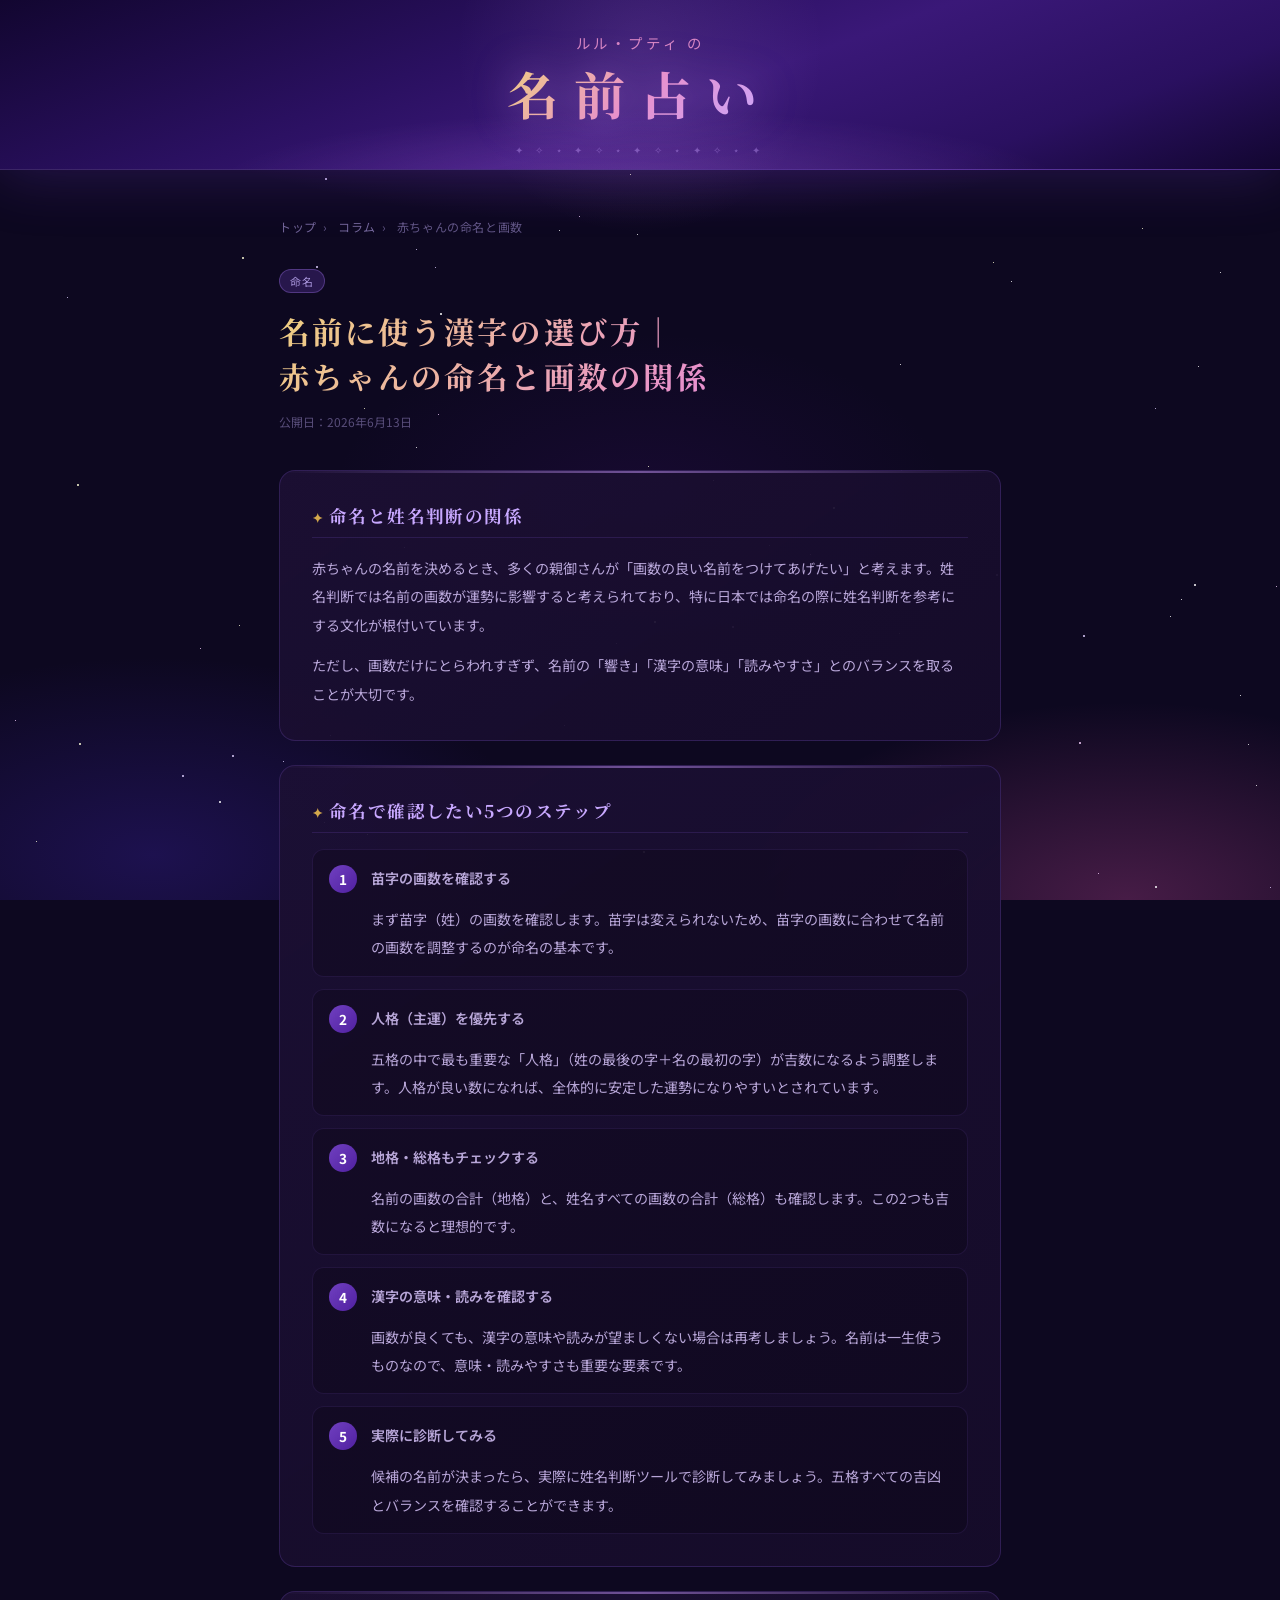
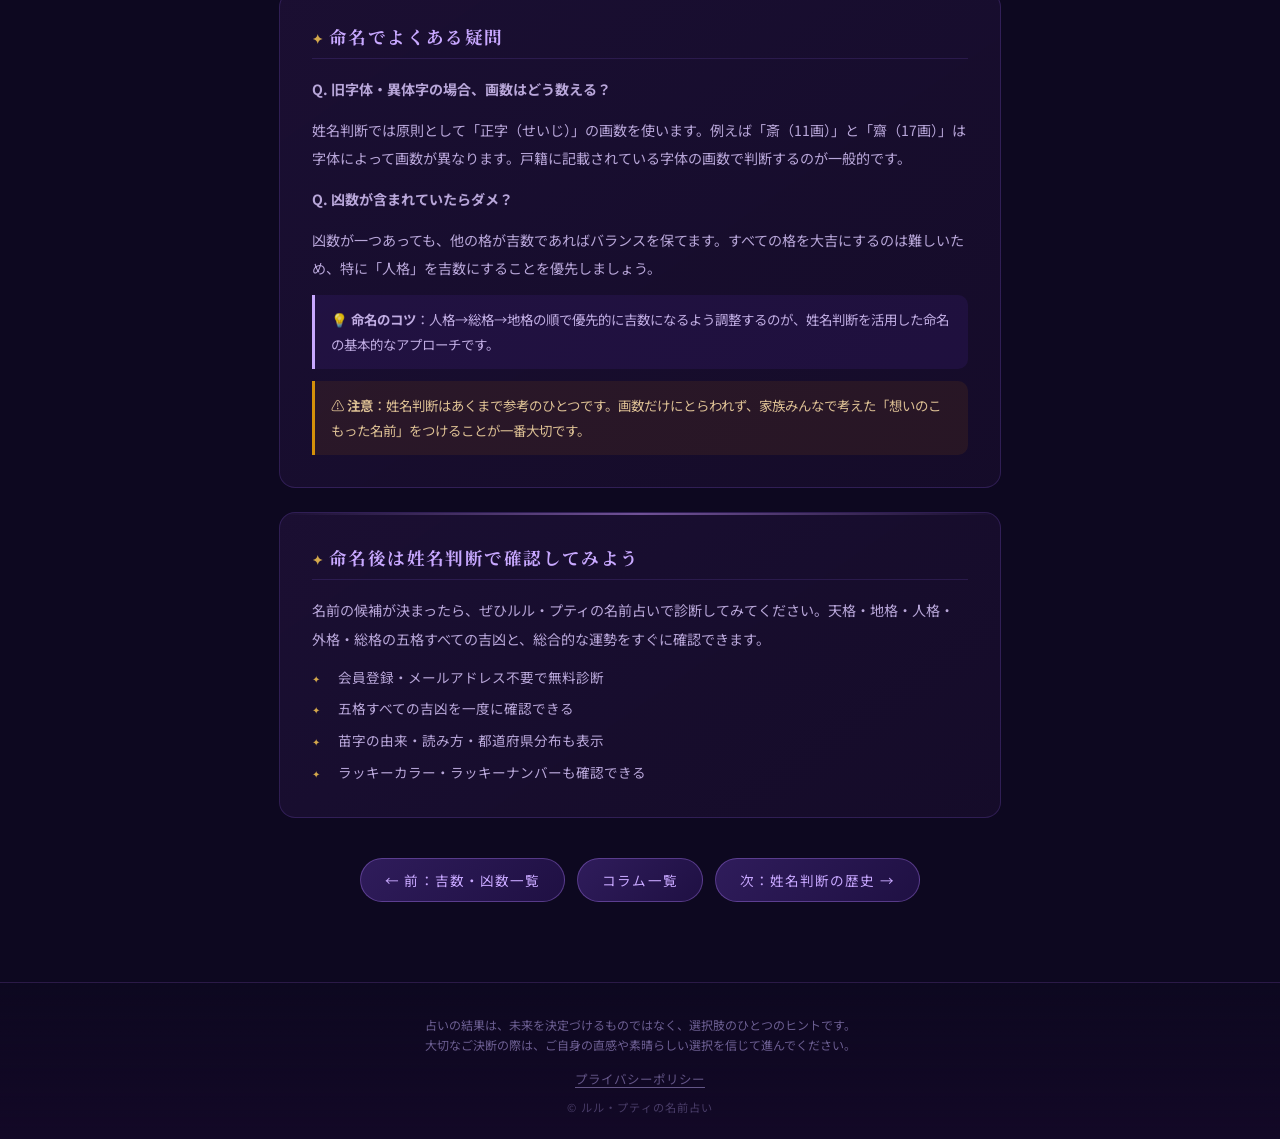
<file: column/naming.html>
<!DOCTYPE html>
<html lang="ja">
<head>
  <meta charset="UTF-8">
  <meta name="viewport" content="width=device-width, initial-scale=1.0">
  <title>名前に使う漢字の選び方｜赤ちゃんの命名と画数の関係｜ルル・プティの名前占い</title>
  <meta name="description" content="赤ちゃんの名前を考えるときに知っておきたい、画数と漢字選びのポイントを紹介。姓名判断で良い画数の名前を付けるための基本的な考え方を解説します。">
  <meta name="keywords" content="命名,赤ちゃん,名前,画数,姓名判断,漢字,選び方,吉数">
  <meta name="robots" content="index, follow">
  <link rel="canonical" href="https://lulu-uranai.github.io/name-fortune/column/naming.html">
  <meta property="og:title" content="名前に使う漢字の選び方｜赤ちゃんの命名と画数の関係">
  <meta property="og:description" content="赤ちゃんの命名で知っておきたい画数と漢字選びのポイントを解説します。">
  <meta property="og:type" content="article">
  <meta property="og:url" content="https://lulu-uranai.github.io/name-fortune/column/naming.html">
  <meta property="og:image" content="https://lulu-uranai.github.io/name-fortune/chara2.jpg">
  <script type="application/ld+json">
  {
    "@context": "https://schema.org",
    "@type": "Article",
    "headline": "名前に使う漢字の選び方｜赤ちゃんの命名と画数の関係",
    "description": "赤ちゃんの命名で知っておきたい画数と漢字選びのポイントを解説します。",
    "url": "https://lulu-uranai.github.io/name-fortune/column/naming.html",
    "inLanguage": "ja",
    "publisher": { "@type": "Organization", "name": "ルル・プティの名前占い" }
  }
  </script>
  <link rel="stylesheet" href="../style.css">
  <style>
    .article-wrap { max-width: 760px; margin: 0 auto; padding: 3rem 1.2rem 5rem; }
    .article-breadcrumb { font-size: 0.75rem; color: rgba(200,180,255,0.45); margin-bottom: 2rem; letter-spacing: 0.05em; }
    .article-breadcrumb a { color: rgba(200,180,255,0.55); text-decoration: none; }
    .article-breadcrumb a:hover { color: rgba(200,180,255,0.9); }
    .article-breadcrumb span { margin: 0 0.4rem; }
    .article-tag { display: inline-block; font-size: 0.68rem; padding: 3px 10px; background: rgba(100,60,180,0.3); border: 1px solid rgba(180,130,255,0.3); border-radius: 20px; color: rgba(200,180,255,0.8); letter-spacing: 0.08em; margin-bottom: 1rem; }
    .article-title { font-family: 'Noto Serif JP', serif; font-size: clamp(1.3rem, 3.5vw, 1.9rem); background: linear-gradient(135deg, #f0d080 0%, #e890cc 60%, #c8a8ff 100%); -webkit-background-clip: text; -webkit-text-fill-color: transparent; background-clip: text; letter-spacing: 0.1em; line-height: 1.5; margin-bottom: 0.8rem; }
    .article-meta { color: rgba(200,180,255,0.4); font-size: 0.75rem; margin-bottom: 2.5rem; }
    .article-card { background: linear-gradient(145deg, rgba(28,16,52,0.92), rgba(22,12,42,0.96)); border: 1px solid rgba(120,80,200,0.25); border-radius: 16px; padding: 2rem; margin-bottom: 1.5rem; position: relative; overflow: hidden; }
    .article-card::before { content: ''; position: absolute; top: 0; left: 0; right: 0; height: 2px; background: linear-gradient(90deg, transparent, rgba(200,150,255,0.5), transparent); }
    .article-card h2 { font-family: 'Noto Serif JP', serif; font-size: 1.1rem; color: #c8a8ff; margin-bottom: 1rem; padding-bottom: 0.6rem; border-bottom: 1px solid rgba(120,80,200,0.2); letter-spacing: 0.08em; }
    .article-card h2::before { content: '✦ '; color: #d4a84c; font-size: 0.8rem; }
    .article-card p { color: rgba(220,200,255,0.82); font-size: 0.88rem; line-height: 2; margin-bottom: 0.8rem; }
    .article-card p:last-child { margin-bottom: 0; }
    .step-list { display: flex; flex-direction: column; gap: 12px; margin-top: 0.5rem; }
    .step-item { display: flex; gap: 14px; align-items: flex-start; padding: 14px 16px; border-radius: 12px; background: rgba(0,0,0,0.2); border: 1px solid rgba(120,80,200,0.15); }
    .step-num { width: 28px; height: 28px; border-radius: 50%; background: linear-gradient(135deg, #7040c0, #5020a0); color: #fff; font-size: 0.85rem; font-weight: 700; display: flex; align-items: center; justify-content: center; flex-shrink: 0; margin-top: 1px; }
    .step-body {}
    .step-title { font-size: 0.92rem; color: #f0e8ff; margin-bottom: 4px; font-weight: 600; }
    .step-desc { font-size: 0.82rem; color: rgba(200,180,255,0.7); line-height: 1.75; }
    .point-box { background: rgba(100,50,200,0.12); border-left: 3px solid #c8a8ff; border-radius: 0 10px 10px 0; padding: 12px 16px; margin-top: 12px; font-size: 0.84rem; color: rgba(220,200,255,0.85); line-height: 1.85; }
    .warn-box { background: rgba(200,120,0,0.1); border-left: 3px solid #d4900a; border-radius: 0 10px 10px 0; padding: 12px 16px; margin-top: 12px; font-size: 0.84rem; color: rgba(240,210,160,0.9); line-height: 1.85; }
    .check-list { list-style: none; padding: 0; display: flex; flex-direction: column; gap: 8px; margin-top: 0.5rem; }
    .check-list li { font-size: 0.85rem; color: rgba(220,200,255,0.82); line-height: 1.75; padding-left: 1.6rem; position: relative; }
    .check-list li::before { content: '✦'; color: #d4a84c; font-size: 0.6rem; position: absolute; left: 0; top: 5px; }
    .nav-links { display: flex; gap: 12px; justify-content: center; flex-wrap: wrap; margin-top: 2.5rem; }
    .nav-btn { display: inline-flex; align-items: center; gap: 0.5rem; padding: 0.7rem 1.5rem; background: linear-gradient(135deg, rgba(100,60,180,0.4), rgba(60,30,120,0.4)); border: 1px solid rgba(180,130,255,0.35); border-radius: 40px; color: #c8a8ff; font-size: 0.85rem; text-decoration: none; letter-spacing: 0.08em; transition: background 0.2s, border-color 0.2s; }
    .nav-btn:hover { background: linear-gradient(135deg, rgba(130,80,220,0.55), rgba(90,50,170,0.55)); border-color: rgba(200,160,255,0.6); color: #fff; }
  </style>
</head>
<body>
  <header style="padding: 2rem 1rem; justify-content: center;">
    <div class="header-inner">
      <p class="header-chara-byline">ルル・プティ の</p>
      <h1>名前占い</h1>
    </div>
  </header>

  <div class="article-wrap">
    <p class="article-breadcrumb">
      <a href="../index.html">トップ</a><span>›</span>
      <a href="index.html">コラム</a><span>›</span>
      赤ちゃんの命名と画数
    </p>

    <span class="article-tag">命名</span>
    <h1 class="article-title">名前に使う漢字の選び方｜<br>赤ちゃんの命名と画数の関係</h1>
    <p class="article-meta">公開日：2026年6月13日</p>

    <div class="article-card">
      <h2>命名と姓名判断の関係</h2>
      <p>赤ちゃんの名前を決めるとき、多くの親御さんが「画数の良い名前をつけてあげたい」と考えます。姓名判断では名前の画数が運勢に影響すると考えられており、特に日本では命名の際に姓名判断を参考にする文化が根付いています。</p>
      <p>ただし、画数だけにとらわれすぎず、名前の「響き」「漢字の意味」「読みやすさ」とのバランスを取ることが大切です。</p>
    </div>

    <div class="article-card">
      <h2>命名で確認したい5つのステップ</h2>
      <div class="step-list">
        <div class="step-item">
          <span class="step-num">1</span>
          <div class="step-body">
            <p class="step-title">苗字の画数を確認する</p>
            <p class="step-desc">まず苗字（姓）の画数を確認します。苗字は変えられないため、苗字の画数に合わせて名前の画数を調整するのが命名の基本です。</p>
          </div>
        </div>
        <div class="step-item">
          <span class="step-num">2</span>
          <div class="step-body">
            <p class="step-title">人格（主運）を優先する</p>
            <p class="step-desc">五格の中で最も重要な「人格」（姓の最後の字＋名の最初の字）が吉数になるよう調整します。人格が良い数になれば、全体的に安定した運勢になりやすいとされています。</p>
          </div>
        </div>
        <div class="step-item">
          <span class="step-num">3</span>
          <div class="step-body">
            <p class="step-title">地格・総格もチェックする</p>
            <p class="step-desc">名前の画数の合計（地格）と、姓名すべての画数の合計（総格）も確認します。この2つも吉数になると理想的です。</p>
          </div>
        </div>
        <div class="step-item">
          <span class="step-num">4</span>
          <div class="step-body">
            <p class="step-title">漢字の意味・読みを確認する</p>
            <p class="step-desc">画数が良くても、漢字の意味や読みが望ましくない場合は再考しましょう。名前は一生使うものなので、意味・読みやすさも重要な要素です。</p>
          </div>
        </div>
        <div class="step-item">
          <span class="step-num">5</span>
          <div class="step-body">
            <p class="step-title">実際に診断してみる</p>
            <p class="step-desc">候補の名前が決まったら、実際に姓名判断ツールで診断してみましょう。五格すべての吉凶とバランスを確認することができます。</p>
          </div>
        </div>
      </div>
    </div>

    <div class="article-card">
      <h2>命名でよくある疑問</h2>
      <p><strong>Q. 旧字体・異体字の場合、画数はどう数える？</strong></p>
      <p>姓名判断では原則として「正字（せいじ）」の画数を使います。例えば「斎（11画）」と「齋（17画）」は字体によって画数が異なります。戸籍に記載されている字体の画数で判断するのが一般的です。</p>
      <p><strong>Q. 凶数が含まれていたらダメ？</strong></p>
      <p>凶数が一つあっても、他の格が吉数であればバランスを保てます。すべての格を大吉にするのは難しいため、特に「人格」を吉数にすることを優先しましょう。</p>
      <div class="point-box">
        💡 <strong>命名のコツ</strong>：人格→総格→地格の順で優先的に吉数になるよう調整するのが、姓名判断を活用した命名の基本的なアプローチです。
      </div>
      <div class="warn-box">
        ⚠️ <strong>注意</strong>：姓名判断はあくまで参考のひとつです。画数だけにとらわれず、家族みんなで考えた「想いのこもった名前」をつけることが一番大切です。
      </div>
    </div>

    <div class="article-card">
      <h2>命名後は姓名判断で確認してみよう</h2>
      <p>名前の候補が決まったら、ぜひルル・プティの名前占いで診断してみてください。天格・地格・人格・外格・総格の五格すべての吉凶と、総合的な運勢をすぐに確認できます。</p>
      <ul class="check-list">
        <li>会員登録・メールアドレス不要で無料診断</li>
        <li>五格すべての吉凶を一度に確認できる</li>
        <li>苗字の由来・読み方・都道府県分布も表示</li>
        <li>ラッキーカラー・ラッキーナンバーも確認できる</li>
      </ul>
    </div>

    <div class="nav-links">
      <a href="kikaku.html" class="nav-btn">← 前：吉数・凶数一覧</a>
      <a href="index.html" class="nav-btn">コラム一覧</a>
      <a href="rekishi.html" class="nav-btn">次：姓名判断の歴史 →</a>
    </div>
  </div>

  <footer>
    <p class="footer-disclaimer">占いの結果は、未来を決定づけるものではなく、選択肢のひとつのヒントです。<br>大切なご決断の際は、ご自身の直感や素晴らしい選択を信じて進んでください。</p>
    <nav class="footer-nav">
      <a href="../privacy.html" class="footer-nav-link">プライバシーポリシー</a>
    </nav>
    <p class="footer-copy">© ルル・プティの名前占い</p>
  </footer>

  <script>
    (function() {
      const field = document.createElement('div');
      field.className = 'star-field';
      document.body.prepend(field);
      const colors = ['#ffffff','#ffffff','#f8d0ff','#e0d0ff','#ffffd8'];
      for (let i = 0; i < 80; i++) {
        const s = document.createElement('div');
        s.className = 'star-dot';
        const sz = Math.random() < 0.7 ? 1 : 2;
        s.style.cssText = [
          `left:${(Math.random()*100).toFixed(1)}%`,
          `top:${(Math.random()*100).toFixed(1)}%`,
          `width:${sz}px`, `height:${sz}px`,
          `background:${colors[Math.floor(Math.random()*colors.length)]}`,
          `animation-delay:${(Math.random()*6).toFixed(2)}s`,
          `animation-duration:${(2+Math.random()*5).toFixed(2)}s`
        ].join(';');
        field.appendChild(s);
      }
    })();
  </script>
</body>
</html>
</file>
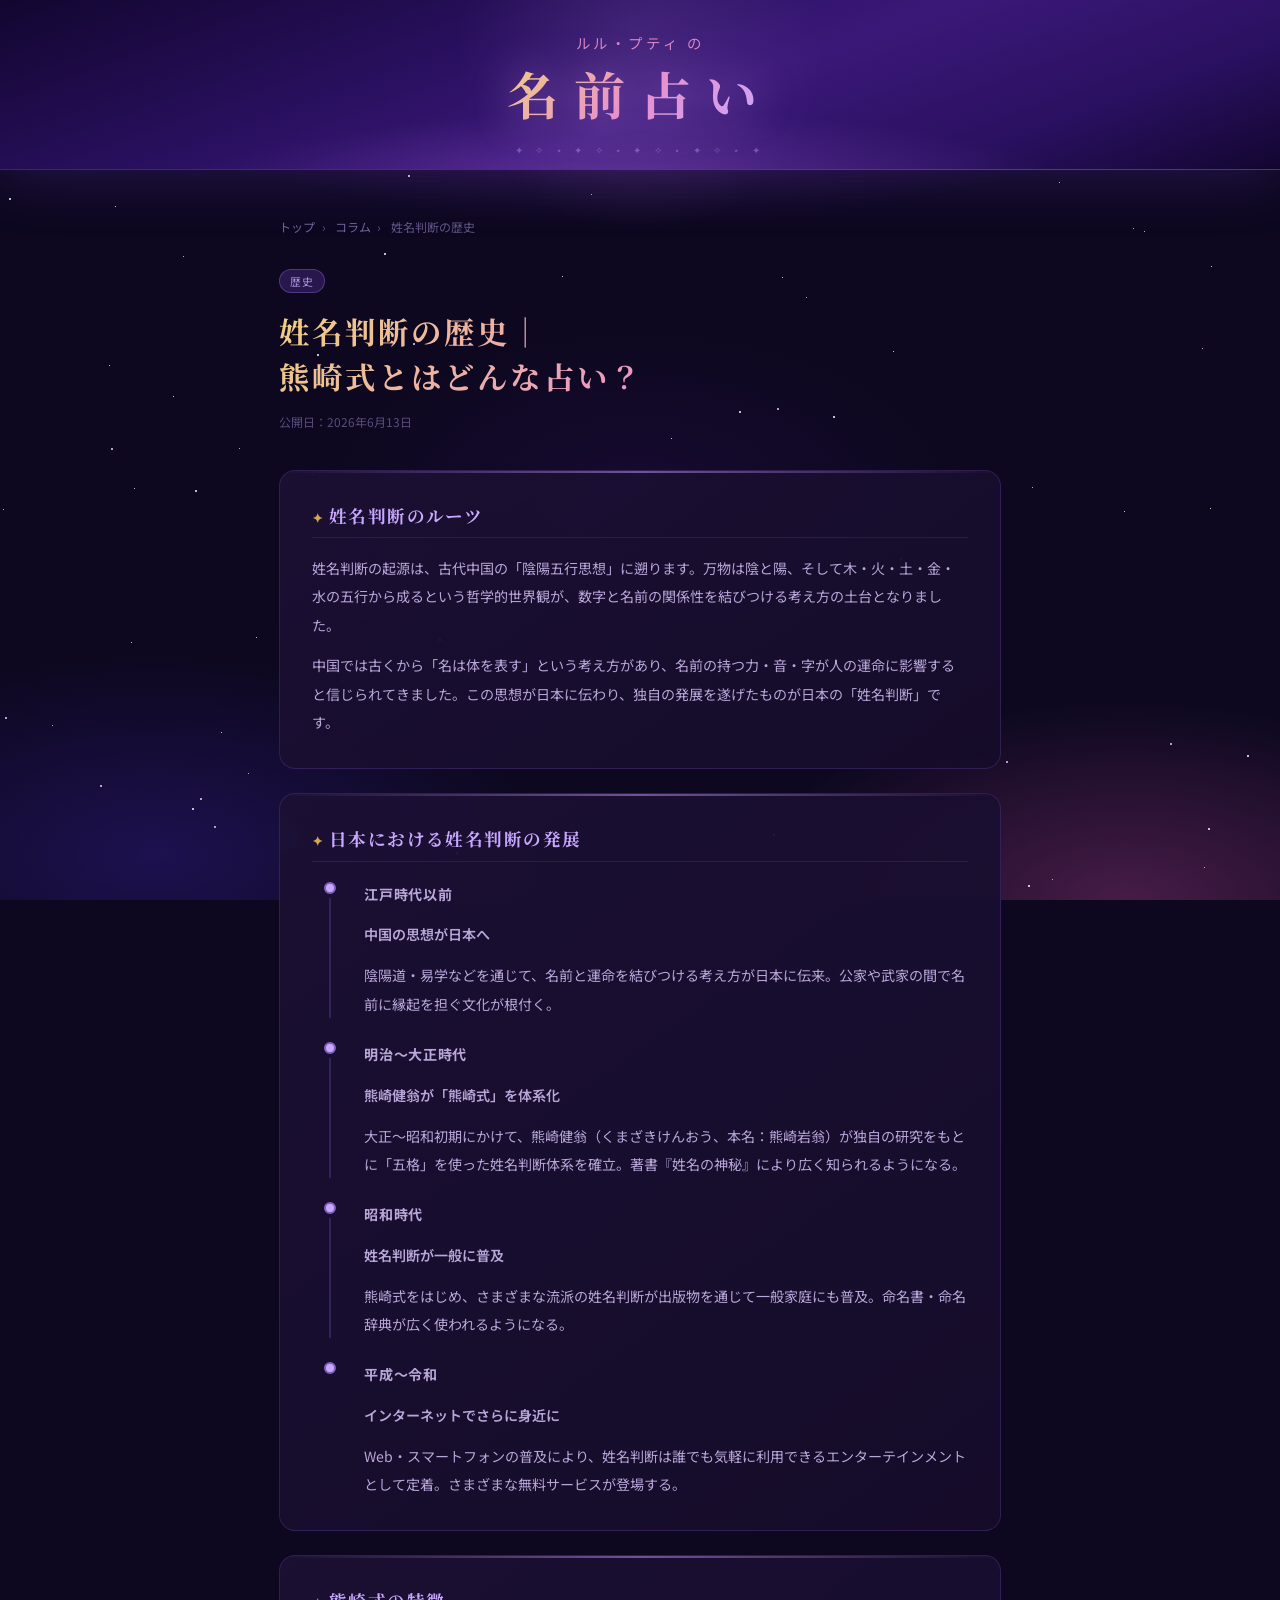
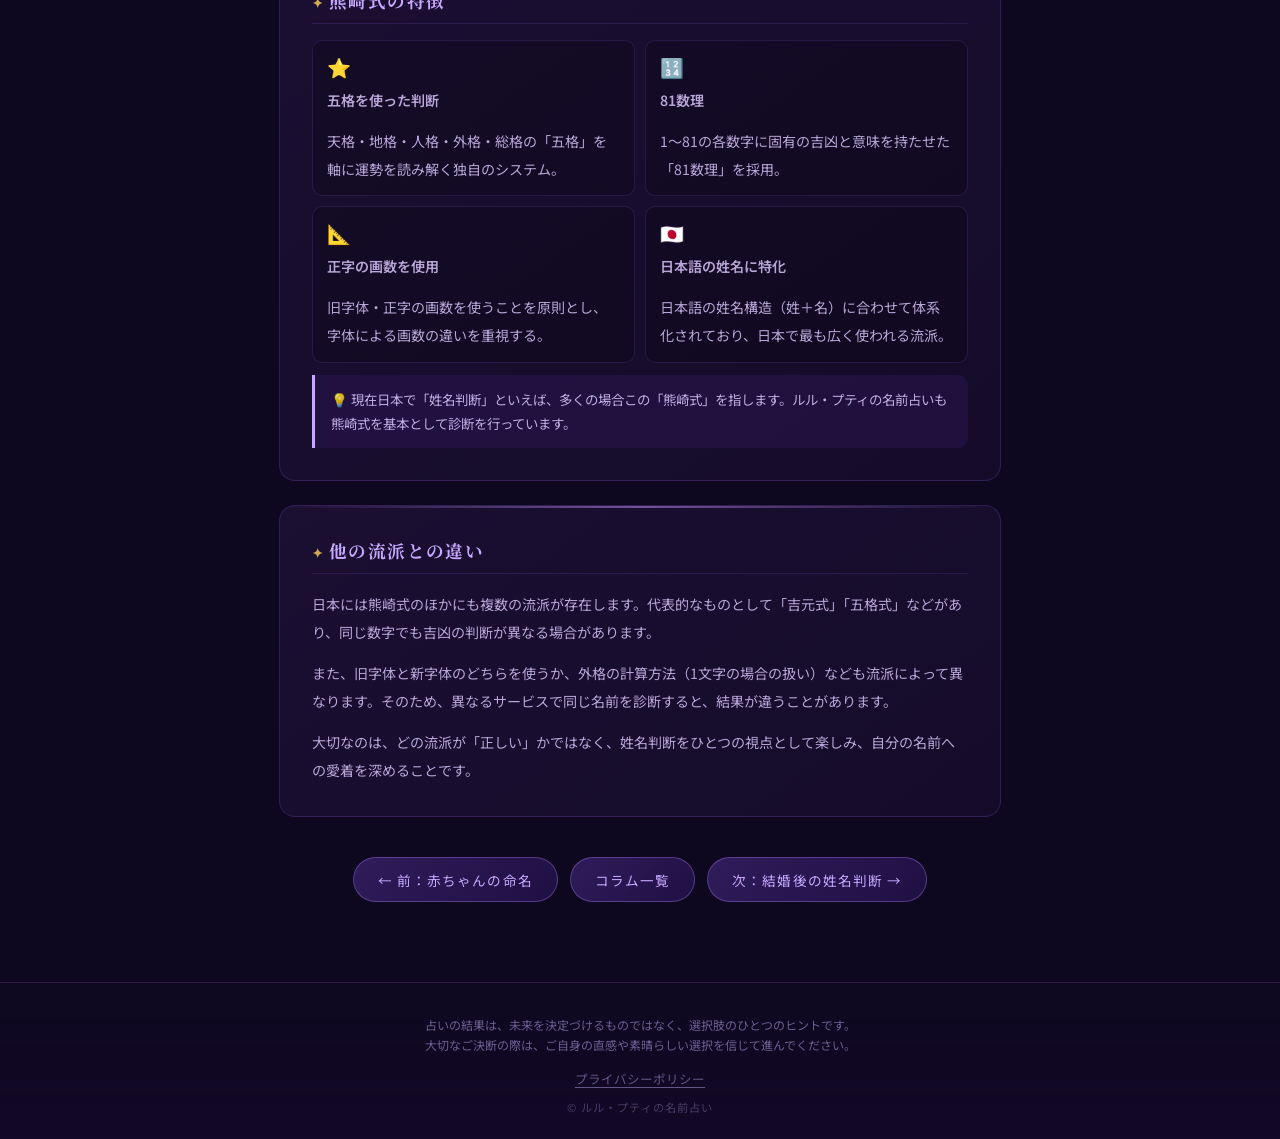
<file: column/rekishi.html>
<!DOCTYPE html>
<html lang="ja">
<head>
  <meta charset="UTF-8">
  <meta name="viewport" content="width=device-width, initial-scale=1.0">
  <title>姓名判断の歴史｜熊崎式とはどんな占い？｜ルル・プティの名前占い</title>
  <meta name="description" content="日本の姓名判断はどのように生まれたのか？「熊崎式」を確立した熊崎健翁の生涯と、姓名判断の歴史・特徴をわかりやすく解説します。">
  <meta name="keywords" content="姓名判断,歴史,熊崎式,熊崎健翁,五格,起源,占い">
  <meta name="robots" content="index, follow">
  <link rel="canonical" href="https://lulu-uranai.github.io/name-fortune/column/rekishi.html">
  <meta property="og:title" content="姓名判断の歴史｜熊崎式とはどんな占い？">
  <meta property="og:description" content="日本の姓名判断の歴史と、熊崎式を確立した熊崎健翁について解説します。">
  <meta property="og:type" content="article">
  <meta property="og:url" content="https://lulu-uranai.github.io/name-fortune/column/rekishi.html">
  <meta property="og:image" content="https://lulu-uranai.github.io/name-fortune/chara2.jpg">
  <script type="application/ld+json">
  {
    "@context": "https://schema.org",
    "@type": "Article",
    "headline": "姓名判断の歴史｜熊崎式とはどんな占い？",
    "description": "日本の姓名判断の歴史と、熊崎式を確立した熊崎健翁について解説します。",
    "url": "https://lulu-uranai.github.io/name-fortune/column/rekishi.html",
    "inLanguage": "ja",
    "publisher": { "@type": "Organization", "name": "ルル・プティの名前占い" }
  }
  </script>
  <link rel="stylesheet" href="../style.css">
  <style>
    .article-wrap { max-width: 760px; margin: 0 auto; padding: 3rem 1.2rem 5rem; }
    .article-breadcrumb { font-size: 0.75rem; color: rgba(200,180,255,0.45); margin-bottom: 2rem; }
    .article-breadcrumb a { color: rgba(200,180,255,0.55); text-decoration: none; }
    .article-breadcrumb a:hover { color: rgba(200,180,255,0.9); }
    .article-breadcrumb span { margin: 0 0.4rem; }
    .article-tag { display: inline-block; font-size: 0.68rem; padding: 3px 10px; background: rgba(100,60,180,0.3); border: 1px solid rgba(180,130,255,0.3); border-radius: 20px; color: rgba(200,180,255,0.8); letter-spacing: 0.08em; margin-bottom: 1rem; }
    .article-title { font-family: 'Noto Serif JP', serif; font-size: clamp(1.3rem, 3.5vw, 1.9rem); background: linear-gradient(135deg, #f0d080 0%, #e890cc 60%, #c8a8ff 100%); -webkit-background-clip: text; -webkit-text-fill-color: transparent; background-clip: text; letter-spacing: 0.1em; line-height: 1.5; margin-bottom: 0.8rem; }
    .article-meta { color: rgba(200,180,255,0.4); font-size: 0.75rem; margin-bottom: 2.5rem; }
    .article-card { background: linear-gradient(145deg, rgba(28,16,52,0.92), rgba(22,12,42,0.96)); border: 1px solid rgba(120,80,200,0.25); border-radius: 16px; padding: 2rem; margin-bottom: 1.5rem; position: relative; overflow: hidden; }
    .article-card::before { content: ''; position: absolute; top: 0; left: 0; right: 0; height: 2px; background: linear-gradient(90deg, transparent, rgba(200,150,255,0.5), transparent); }
    .article-card h2 { font-family: 'Noto Serif JP', serif; font-size: 1.1rem; color: #c8a8ff; margin-bottom: 1rem; padding-bottom: 0.6rem; border-bottom: 1px solid rgba(120,80,200,0.2); letter-spacing: 0.08em; }
    .article-card h2::before { content: '✦ '; color: #d4a84c; font-size: 0.8rem; }
    .article-card p { color: rgba(220,200,255,0.82); font-size: 0.88rem; line-height: 2; margin-bottom: 0.8rem; }
    .article-card p:last-child { margin-bottom: 0; }
    .timeline { display: flex; flex-direction: column; gap: 0; margin-top: 0.5rem; position: relative; }
    .tl-item { display: flex; gap: 16px; padding-bottom: 20px; position: relative; }
    .tl-item:last-child { padding-bottom: 0; }
    .tl-left { display: flex; flex-direction: column; align-items: center; flex-shrink: 0; width: 36px; }
    .tl-dot { width: 12px; height: 12px; border-radius: 50%; background: #c8a8ff; border: 2px solid #8060c0; flex-shrink: 0; margin-top: 4px; }
    .tl-line { flex: 1; width: 2px; background: rgba(120,80,200,0.3); margin-top: 4px; }
    .tl-item:last-child .tl-line { display: none; }
    .tl-year { font-size: 0.72rem; color: #d4a84c; font-weight: 700; letter-spacing: 0.05em; margin-top: 2px; white-space: nowrap; }
    .tl-body { padding-top: 0; }
    .tl-title { font-size: 0.92rem; color: #f0e8ff; font-weight: 600; margin-bottom: 4px; }
    .tl-desc { font-size: 0.82rem; color: rgba(200,180,255,0.7); line-height: 1.75; }
    .feature-grid { display: grid; grid-template-columns: 1fr 1fr; gap: 10px; margin-top: 0.5rem; }
    @media (max-width: 500px) { .feature-grid { grid-template-columns: 1fr; } }
    .feature-item { background: rgba(0,0,0,0.2); border: 1px solid rgba(120,80,200,0.2); border-radius: 10px; padding: 12px 14px; }
    .feature-icon { font-size: 1.2rem; margin-bottom: 5px; display: block; }
    .feature-title { font-size: 0.85rem; color: #c8a8ff; font-weight: 600; margin-bottom: 4px; }
    .feature-desc { font-size: 0.78rem; color: rgba(200,180,255,0.65); line-height: 1.7; }
    .point-box { background: rgba(100,50,200,0.12); border-left: 3px solid #c8a8ff; border-radius: 0 10px 10px 0; padding: 12px 16px; margin-top: 12px; font-size: 0.84rem; color: rgba(220,200,255,0.85); line-height: 1.85; }
    .nav-links { display: flex; gap: 12px; justify-content: center; flex-wrap: wrap; margin-top: 2.5rem; }
    .nav-btn { display: inline-flex; align-items: center; gap: 0.5rem; padding: 0.7rem 1.5rem; background: linear-gradient(135deg, rgba(100,60,180,0.4), rgba(60,30,120,0.4)); border: 1px solid rgba(180,130,255,0.35); border-radius: 40px; color: #c8a8ff; font-size: 0.85rem; text-decoration: none; letter-spacing: 0.08em; transition: background 0.2s, border-color 0.2s; }
    .nav-btn:hover { background: linear-gradient(135deg, rgba(130,80,220,0.55), rgba(90,50,170,0.55)); border-color: rgba(200,160,255,0.6); color: #fff; }
  </style>
</head>
<body>
  <header style="padding: 2rem 1rem; justify-content: center;">
    <div class="header-inner">
      <p class="header-chara-byline">ルル・プティ の</p>
      <h1>名前占い</h1>
    </div>
  </header>

  <div class="article-wrap">
    <p class="article-breadcrumb">
      <a href="../index.html">トップ</a><span>›</span>
      <a href="index.html">コラム</a><span>›</span>
      姓名判断の歴史
    </p>

    <span class="article-tag">歴史</span>
    <h1 class="article-title">姓名判断の歴史｜<br>熊崎式とはどんな占い？</h1>
    <p class="article-meta">公開日：2026年6月13日</p>

    <div class="article-card">
      <h2>姓名判断のルーツ</h2>
      <p>姓名判断の起源は、古代中国の「陰陽五行思想」に遡ります。万物は陰と陽、そして木・火・土・金・水の五行から成るという哲学的世界観が、数字と名前の関係性を結びつける考え方の土台となりました。</p>
      <p>中国では古くから「名は体を表す」という考え方があり、名前の持つ力・音・字が人の運命に影響すると信じられてきました。この思想が日本に伝わり、独自の発展を遂げたものが日本の「姓名判断」です。</p>
    </div>

    <div class="article-card">
      <h2>日本における姓名判断の発展</h2>
      <div class="timeline">
        <div class="tl-item">
          <div class="tl-left">
            <div class="tl-dot"></div>
            <div class="tl-line"></div>
          </div>
          <div class="tl-body">
            <p class="tl-year">江戸時代以前</p>
            <p class="tl-title">中国の思想が日本へ</p>
            <p class="tl-desc">陰陽道・易学などを通じて、名前と運命を結びつける考え方が日本に伝来。公家や武家の間で名前に縁起を担ぐ文化が根付く。</p>
          </div>
        </div>
        <div class="tl-item">
          <div class="tl-left">
            <div class="tl-dot"></div>
            <div class="tl-line"></div>
          </div>
          <div class="tl-body">
            <p class="tl-year">明治〜大正時代</p>
            <p class="tl-title">熊崎健翁が「熊崎式」を体系化</p>
            <p class="tl-desc">大正〜昭和初期にかけて、熊崎健翁（くまざきけんおう、本名：熊崎岩翁）が独自の研究をもとに「五格」を使った姓名判断体系を確立。著書『姓名の神秘』により広く知られるようになる。</p>
          </div>
        </div>
        <div class="tl-item">
          <div class="tl-left">
            <div class="tl-dot"></div>
            <div class="tl-line"></div>
          </div>
          <div class="tl-body">
            <p class="tl-year">昭和時代</p>
            <p class="tl-title">姓名判断が一般に普及</p>
            <p class="tl-desc">熊崎式をはじめ、さまざまな流派の姓名判断が出版物を通じて一般家庭にも普及。命名書・命名辞典が広く使われるようになる。</p>
          </div>
        </div>
        <div class="tl-item">
          <div class="tl-left">
            <div class="tl-dot"></div>
            <div class="tl-line"></div>
          </div>
          <div class="tl-body">
            <p class="tl-year">平成〜令和</p>
            <p class="tl-title">インターネットでさらに身近に</p>
            <p class="tl-desc">Web・スマートフォンの普及により、姓名判断は誰でも気軽に利用できるエンターテインメントとして定着。さまざまな無料サービスが登場する。</p>
          </div>
        </div>
      </div>
    </div>

    <div class="article-card">
      <h2>熊崎式の特徴</h2>
      <div class="feature-grid">
        <div class="feature-item">
          <span class="feature-icon">⭐</span>
          <p class="feature-title">五格を使った判断</p>
          <p class="feature-desc">天格・地格・人格・外格・総格の「五格」を軸に運勢を読み解く独自のシステム。</p>
        </div>
        <div class="feature-item">
          <span class="feature-icon">🔢</span>
          <p class="feature-title">81数理</p>
          <p class="feature-desc">1〜81の各数字に固有の吉凶と意味を持たせた「81数理」を採用。</p>
        </div>
        <div class="feature-item">
          <span class="feature-icon">📐</span>
          <p class="feature-title">正字の画数を使用</p>
          <p class="feature-desc">旧字体・正字の画数を使うことを原則とし、字体による画数の違いを重視する。</p>
        </div>
        <div class="feature-item">
          <span class="feature-icon">🇯🇵</span>
          <p class="feature-title">日本語の姓名に特化</p>
          <p class="feature-desc">日本語の姓名構造（姓＋名）に合わせて体系化されており、日本で最も広く使われる流派。</p>
        </div>
      </div>
      <div class="point-box">
        💡 現在日本で「姓名判断」といえば、多くの場合この「熊崎式」を指します。ルル・プティの名前占いも熊崎式を基本として診断を行っています。
      </div>
    </div>

    <div class="article-card">
      <h2>他の流派との違い</h2>
      <p>日本には熊崎式のほかにも複数の流派が存在します。代表的なものとして「吉元式」「五格式」などがあり、同じ数字でも吉凶の判断が異なる場合があります。</p>
      <p>また、旧字体と新字体のどちらを使うか、外格の計算方法（1文字の場合の扱い）なども流派によって異なります。そのため、異なるサービスで同じ名前を診断すると、結果が違うことがあります。</p>
      <p>大切なのは、どの流派が「正しい」かではなく、姓名判断をひとつの視点として楽しみ、自分の名前への愛着を深めることです。</p>
    </div>

    <div class="nav-links">
      <a href="naming.html" class="nav-btn">← 前：赤ちゃんの命名</a>
      <a href="index.html" class="nav-btn">コラム一覧</a>
      <a href="kekkon.html" class="nav-btn">次：結婚後の姓名判断 →</a>
    </div>
  </div>

  <footer>
    <p class="footer-disclaimer">占いの結果は、未来を決定づけるものではなく、選択肢のひとつのヒントです。<br>大切なご決断の際は、ご自身の直感や素晴らしい選択を信じて進んでください。</p>
    <nav class="footer-nav">
      <a href="../privacy.html" class="footer-nav-link">プライバシーポリシー</a>
    </nav>
    <p class="footer-copy">© ルル・プティの名前占い</p>
  </footer>

  <script>
    (function() {
      const field = document.createElement('div');
      field.className = 'star-field';
      document.body.prepend(field);
      const colors = ['#ffffff','#ffffff','#f8d0ff','#e0d0ff','#ffffd8'];
      for (let i = 0; i < 80; i++) {
        const s = document.createElement('div');
        s.className = 'star-dot';
        const sz = Math.random() < 0.7 ? 1 : 2;
        s.style.cssText = [
          `left:${(Math.random()*100).toFixed(1)}%`,
          `top:${(Math.random()*100).toFixed(1)}%`,
          `width:${sz}px`, `height:${sz}px`,
          `background:${colors[Math.floor(Math.random()*colors.length)]}`,
          `animation-delay:${(Math.random()*6).toFixed(2)}s`,
          `animation-duration:${(2+Math.random()*5).toFixed(2)}s`
        ].join(';');
        field.appendChild(s);
      }
    })();
  </script>
</body>
</html>
</file>
<file: style.css>
@import url('https://fonts.googleapis.com/css2?family=Noto+Serif+JP:wght@400;700&family=Noto+Sans+JP:wght@400;500&display=swap');

* {
  margin: 0;
  padding: 0;
  box-sizing: border-box;
}

:root {
  --gold: #d4a84c;
  --gold-light: #f0d080;
  --dark: #0d0820;
  --dark-card: #180f30;
  --dark-border: #3a2868;
  --text: #f0e8ff;
  --text-muted: #b8a8d8;
  --accent: #a070e0;
  --pink: #e890cc;
  --lavender: #c8a8ff;
  --great: #f8d060;
  --good: #68e8b0;
  --normal: #90b8ff;
  --bad: #f07080;
}

body {
  background-color: var(--dark);
  background-image:
    radial-gradient(ellipse 90% 55% at 50% -8%,  rgba(140, 60, 230, 0.55) 0%, transparent 60%),
    radial-gradient(ellipse 55% 40% at 88% 100%, rgba(220, 80, 170, 0.28) 0%, transparent 55%),
    radial-gradient(ellipse 55% 40% at 12% 95%,  rgba(70, 40, 200, 0.28) 0%, transparent 55%),
    radial-gradient(ellipse 40% 30% at 50% 55%,  rgba(80, 20, 140, 0.15) 0%, transparent 60%);
  background-attachment: fixed;
  color: var(--text);
  font-family: 'Noto Sans JP', sans-serif;
  min-height: 100vh;
}

/* 星空パーティクル（JSで追加） */
.star-field {
  position: fixed;
  inset: 0;
  pointer-events: none;
  z-index: 0;
  overflow: hidden;
}

.star-dot {
  position: absolute;
  border-radius: 50%;
  animation: starTwinkle ease-in-out infinite alternate;
}

@keyframes starTwinkle {
  0%   { opacity: 0.08; transform: scale(0.7); }
  100% { opacity: 0.90; transform: scale(1.3); }
}

/* 流れ星 */
.shooting-star {
  position: absolute;
  width: 120px;
  height: 1.5px;
  background: linear-gradient(90deg, transparent, rgba(255,230,255,0.85), transparent);
  border-radius: 2px;
  animation: shoot 6s ease-in infinite;
  opacity: 0;
}
@keyframes shoot {
  0%   { transform: translateX(-200px) translateY(0px) rotate(-30deg); opacity: 0; }
  10%  { opacity: 1; }
  40%  { transform: translateX(600px) translateY(150px) rotate(-30deg); opacity: 0; }
  100% { opacity: 0; }
}

/* Header */
header {
  background:
    radial-gradient(ellipse 60% 80% at 50% 110%, rgba(200,120,255,0.25) 0%, transparent 55%),
    linear-gradient(160deg, #120630 0%, #2a1060 35%, #3a1878 55%, #2a1060 80%, #120630 100%);
  border-bottom: 1px solid rgba(180,130,255,0.25);
  padding: 3rem 1rem 3rem;
  text-align: center;
  position: relative;
  overflow: visible;
  box-shadow: 0 4px 60px rgba(120,60,220,0.25);
  display: flex;
  align-items: flex-end;
  justify-content: center;
  gap: 0;
}

/* ヘッダー：月の光エフェクト */
header::before {
  content: '';
  position: absolute;
  width: 400px;
  height: 400px;
  border-radius: 50%;
  background: radial-gradient(circle, rgba(220,170,255,0.12) 0%, transparent 65%);
  top: -150px;
  left: 50%;
  transform: translateX(-50%);
  pointer-events: none;
}

/* ヘッダー：キラキラ装飾 */
header::after {
  content: '✦  ✧  ⋆  ✦  ✧  ⋆  ✦  ✧  ⋆  ✦  ✧  ⋆  ✦';
  position: absolute;
  bottom: 12px;
  left: 0; right: 0;
  text-align: center;
  font-size: 0.65rem;
  color: rgba(200,160,255,0.4);
  letter-spacing: 0.5em;
  pointer-events: none;
}

header .header-inner {
  position: relative;
  z-index: 1;
  flex: 0 0 auto;
  text-align: center;
}

header h1 {
  font-family: 'Noto Serif JP', serif;
  font-size: clamp(2rem, 5vw, 3.2rem);
  background: linear-gradient(135deg, var(--gold-light) 0%, var(--pink) 50%, var(--lavender) 100%);
  -webkit-background-clip: text;
  -webkit-text-fill-color: transparent;
  background-clip: text;
  letter-spacing: 0.3em;
  filter: drop-shadow(0 0 20px rgba(220,160,255,0.5));
  margin-bottom: 0.4rem;
}

.header-chara-byline {
  color: rgba(232,144,204,0.9);
  font-size: 0.9rem;
  letter-spacing: 0.25em;
  margin-bottom: 0.2rem;
}

.subtitle {
  color: rgba(220,200,255,0.75);
  font-size: 0.9rem;
  letter-spacing: 0.2em;
}

/* ━━━━━━━━━━━━━━━━━━━━━━━━━━━━
   ヘッダーキャラクター（左・右）
━━━━━━━━━━━━━━━━━━━━━━━━━━━━ */

/* 共通ラッパー */
.header-chara-left,
.header-chara-right {
  position: relative;
  flex: 0 0 auto;
  width: 200px;
  z-index: 2;
  align-self: flex-end;
}

/* キャラ画像 共通 */
.hc-img {
  display: block;
  width: 200px;
  height: 240px;
  object-fit: cover;
  /* ソフトフェードアウトマスク（背景を自然に切り取る） */
  mask-image: radial-gradient(ellipse 85% 80% at 50% 40%,
    black 0%, black 50%, transparent 80%);
  -webkit-mask-image: radial-gradient(ellipse 85% 80% at 50% 40%,
    black 0%, black 50%, transparent 80%);
  filter: drop-shadow(0 0 18px rgba(232,144,204,0.5));
}

/* 左キャラ（chara2：浮遊・占い中） */
.hc-left-img {
  object-position: center 10%;
  animation: hcFloat 4s ease-in-out infinite;
}

/* 右キャラ（chara：立ち） */
.hc-right-img {
  object-position: center 15%;
  animation: hcFloatSub 5s ease-in-out infinite;
  animation-delay: 1s;
}

/* 浮遊アニメ（メイン） */
@keyframes hcFloat {
  0%, 100% { transform: translateY(0px) rotate(-1deg); }
  30%       { transform: translateY(-14px) rotate(1.5deg); }
  60%       { transform: translateY(-8px) rotate(-0.5deg); }
}

/* 浮遊アニメ（サブ） */
@keyframes hcFloatSub {
  0%, 100% { transform: translateY(0px) rotate(1deg); }
  40%       { transform: translateY(-10px) rotate(-1deg); }
}

/* キラキラエフェクト（共通） */
.hc-sparkles {
  position: absolute;
  inset: 0;
  pointer-events: none;
  z-index: 3;
}

.hc-sp {
  position: absolute;
  color: var(--gold-light);
  text-shadow: 0 0 8px rgba(255,220,100,0.8), 0 0 16px rgba(255,200,80,0.5);
  animation: hcSparkle 3s ease-in-out infinite;
  font-size: 1rem;
}

.hc-sparkles .s1 { top: 18%; left: 12%;   animation-delay: 0s;    font-size: 0.75rem; }
.hc-sparkles .s2 { top: 8%;  right: 20%;  animation-delay: 0.7s;  font-size: 1.1rem;  color: var(--lavender); }
.hc-sparkles .s3 { top: 35%; right: 8%;   animation-delay: 1.3s;  font-size: 0.65rem; }
.hc-sparkles .s4 { top: 55%; left: 5%;    animation-delay: 1.9s;  font-size: 1.3rem;  color: var(--pink); text-shadow: 0 0 10px rgba(232,144,204,0.8); }
.hc-sparkles .s5 { top: 28%; left: 55%;   animation-delay: 2.5s;  font-size: 0.8rem;  color: #fff; }

.hc-sparkles-right .s1 { top: 20%; right: 15%; animation-delay: 0.4s;  font-size: 0.8rem; }
.hc-sparkles-right .s2 { top: 10%; left: 20%;  animation-delay: 1.1s;  font-size: 1rem;   color: var(--pink); }
.hc-sparkles-right .s3 { top: 40%; right: 5%;  animation-delay: 1.8s;  font-size: 0.7rem; }
.hc-sparkles-right .s4 { top: 60%; left: 8%;   animation-delay: 2.2s;  font-size: 1.2rem; color: var(--lavender); }

@keyframes hcSparkle {
  0%, 100% { opacity: 0;   transform: scale(0.5) rotate(0deg);   }
  30%       { opacity: 1;   transform: scale(1.2) rotate(20deg);  }
  60%       { opacity: 0.6; transform: scale(0.9) rotate(-10deg); }
  80%       { opacity: 0;   transform: scale(0.4) rotate(30deg);  }
}

/* 水晶ボール（右キャラ脇） */
.crystal-ball {
  position: absolute;
  bottom: 20px;
  left: 50%;
  transform: translateX(-50%);
  z-index: 4;
  animation: cbFloat 3s ease-in-out infinite;
  animation-delay: 0.5s;
}

.cb-glow {
  position: absolute;
  inset: -10px;
  border-radius: 50%;
  background: radial-gradient(circle, rgba(160,112,224,0.45) 0%, transparent 70%);
  animation: cbGlow 2.5s ease-in-out infinite;
}

.cb-inner {
  font-size: 2rem;
  filter: drop-shadow(0 0 12px rgba(160,112,224,0.9)) drop-shadow(0 0 24px rgba(220,160,255,0.5));
  position: relative;
  z-index: 1;
}

@keyframes cbFloat {
  0%, 100% { transform: translateX(-50%) translateY(0px); }
  50%       { transform: translateX(-50%) translateY(-8px); }
}

@keyframes cbGlow {
  0%, 100% { opacity: 0.6; transform: scale(1);   }
  50%       { opacity: 1;   transform: scale(1.3); }
}

/* レスポンシブ：狭い画面ではキャラを小さく or 非表示 */
@media (max-width: 640px) {
  header {
    flex-wrap: wrap;
    padding: 2rem 0.5rem 2rem;
    overflow: hidden;
  }
  .header-chara-left,
  .header-chara-right {
    width: 120px;
  }
  .hc-img {
    width: 120px;
    height: 150px;
  }
  .crystal-ball { display: none; }
}

@media (max-width: 420px) {
  .header-chara-left { display: none; }
  .header-chara-right {
    width: 100px;
  }
  .hc-right-img {
    width: 100px;
    height: 120px;
  }
}

/* Main */
main {
  max-width: 720px;
  margin: 0 auto;
  padding: 2rem 1rem 4rem;
}

.intro {
  text-align: center;
  margin-bottom: 2rem;
  color: var(--text-muted);
  line-height: 1.8;
  font-size: 0.95rem;
}

/* Card */
.card {
  background: linear-gradient(145deg, rgba(28,16,52,0.9) 0%, rgba(22,12,42,0.95) 100%);
  border: 1px solid rgba(180,130,255,0.2);
  border-radius: 20px;
  padding: 2rem;
  box-shadow:
    0 8px 40px rgba(0,0,0,0.5),
    0 0 0 1px rgba(255,255,255,0.04),
    inset 0 1px 0 rgba(255,255,255,0.06);
  backdrop-filter: blur(8px);
  position: relative;
  z-index: 1;
}

.card h2 {
  font-family: 'Noto Serif JP', serif;
  color: var(--gold);
  font-size: 1.4rem;
  text-align: center;
  margin-bottom: 1.5rem;
  letter-spacing: 0.1em;
}

/* Form */
.form-group {
  margin-bottom: 1.2rem;
}

.form-group label {
  display: block;
  color: var(--text-muted);
  font-size: 0.85rem;
  margin-bottom: 0.4rem;
  letter-spacing: 0.05em;
}

.form-group input {
  width: 100%;
  background: rgba(255, 255, 255, 0.05);
  border: 1px solid var(--dark-border);
  border-radius: 8px;
  padding: 0.75rem 1rem;
  color: var(--text);
  font-size: 1.1rem;
  font-family: 'Noto Sans JP', sans-serif;
  transition: border-color 0.2s, box-shadow 0.2s;
  outline: none;
}

.form-group input:focus {
  border-color: var(--accent);
  box-shadow: 0 0 0 3px rgba(155, 89, 182, 0.2);
}

.form-group input::placeholder {
  color: rgba(160, 144, 184, 0.4);
}

.unknown-warning {
  margin: 0.5rem 0;
  padding: 0.7rem 1rem;
  background: rgba(231, 76, 60, 0.08);
  border-left: 3px solid #e74c3c;
  border-radius: 0 8px 8px 0;
  color: #e9a09a;
  font-size: 0.8rem;
  line-height: 1.6;
}

.stroke-hint {
  margin: 0.5rem 0 1rem;
  padding: 0.75rem 1rem;
  background: rgba(201, 168, 76, 0.05);
  border-left: 3px solid var(--gold);
  border-radius: 0 8px 8px 0;
}

.stroke-hint p {
  color: var(--text-muted);
  font-size: 0.8rem;
  line-height: 1.6;
}

.manual-input {
  display: grid;
  grid-template-columns: 1fr 1fr;
  gap: 1rem;
  margin-bottom: 0.5rem;
}

/* Buttons */
.btn-primary {
  width: 100%;
  margin-top: 1rem;
  padding: 1rem;
  background: linear-gradient(135deg, #7b2d8b, #4a0f6b);
  border: 1px solid var(--accent);
  border-radius: 10px;
  color: #fff;
  font-size: 1.1rem;
  font-family: 'Noto Sans JP', sans-serif;
  font-weight: 500;
  letter-spacing: 0.2em;
  cursor: pointer;
  transition: all 0.25s;
  box-shadow: 0 4px 20px rgba(155, 89, 182, 0.3);
}

.btn-primary:hover {
  background: linear-gradient(135deg, #9b3db0, #6a1f9b);
  box-shadow: 0 6px 28px rgba(155, 89, 182, 0.5);
  transform: translateY(-1px);
}

.btn-secondary {
  display: block;
  margin: 2rem auto 0;
  padding: 0.75rem 2.5rem;
  background: transparent;
  border: 1px solid var(--dark-border);
  border-radius: 10px;
  color: var(--text-muted);
  font-size: 0.95rem;
  font-family: 'Noto Sans JP', sans-serif;
  cursor: pointer;
  transition: all 0.2s;
  letter-spacing: 0.1em;
}

.btn-secondary:hover {
  border-color: var(--accent);
  color: var(--text);
}

/* Result */
.result-card {
  animation: fadeInUp 0.5s ease;
}

@keyframes fadeInUp {
  from { opacity: 0; transform: translateY(20px); }
  to   { opacity: 1; transform: translateY(0); }
}

.name-display {
  text-align: center;
  font-family: 'Noto Serif JP', serif;
  font-size: 2.5rem;
  color: var(--gold);
  letter-spacing: 0.3em;
  margin: 1rem 0 2rem;
  text-shadow: 0 0 20px rgba(201, 168, 76, 0.4);
}

/* Strokes grid */
.strokes-grid {
  display: flex;
  gap: 1rem;
  justify-content: center;
  flex-wrap: wrap;
  margin-bottom: 2rem;
}

.stroke-box {
  background: rgba(201, 168, 76, 0.08);
  border: 1px solid rgba(201, 168, 76, 0.3);
  border-radius: 12px;
  padding: 1rem 1.5rem;
  text-align: center;
  min-width: 120px;
}

.stroke-box .label {
  font-size: 0.75rem;
  color: var(--text-muted);
  margin-bottom: 0.3rem;
}

.stroke-box .kanji {
  font-family: 'Noto Serif JP', serif;
  font-size: 1.4rem;
  color: var(--text);
  margin-bottom: 0.2rem;
}

.stroke-box .number {
  font-size: 1.6rem;
  font-weight: 700;
  color: var(--gold);
}

.stroke-box .unit {
  font-size: 0.75rem;
  color: var(--text-muted);
}

/* Gogyo */
.gogyo-section h3,
.overall-section h3 {
  font-family: 'Noto Serif JP', serif;
  color: var(--gold-light);
  font-size: 1.1rem;
  margin-bottom: 1rem;
  padding-bottom: 0.5rem;
  border-bottom: 1px solid var(--dark-border);
  letter-spacing: 0.1em;
}

.gogyo-grid {
  display: flex;
  flex-direction: column;
  gap: 0.8rem;
  margin-bottom: 2rem;
}

.gogyo-item {
  display: grid;
  grid-template-columns: 90px 40px 1fr auto;
  align-items: center;
  gap: 0.75rem;
}

.gogyo-item .name {
  font-size: 0.9rem;
  color: var(--text-muted);
}

.gogyo-item .num {
  font-weight: 700;
  color: var(--gold);
  font-size: 1rem;
  text-align: right;
}

.bar-track {
  height: 8px;
  background: rgba(255,255,255,0.07);
  border-radius: 4px;
  overflow: hidden;
}

.bar-fill {
  height: 100%;
  border-radius: 4px;
  transition: width 1s ease;
}

.rank-badge {
  font-size: 0.8rem;
  font-weight: 500;
  padding: 0.2rem 0.6rem;
  border-radius: 20px;
  min-width: 48px;
  text-align: center;
}

.rank-大吉 { background: rgba(241,196,15,0.2); color: #f1c40f; border: 1px solid rgba(241,196,15,0.4); }
.rank-吉   { background: rgba(46,204,113,0.2); color: #2ecc71; border: 1px solid rgba(46,204,113,0.4); }
.rank-中吉 { background: rgba(52,152,219,0.2); color: #3498db; border: 1px solid rgba(52,152,219,0.4); }
.rank-末吉 { background: rgba(230,126,34,0.2); color: #e67e22; border: 1px solid rgba(230,126,34,0.4); }
.rank-凶   { background: rgba(231,76,60,0.2);  color: #e74c3c; border: 1px solid rgba(231,76,60,0.4); }

.bar-大吉 { background: linear-gradient(90deg, #f1c40f, #e8c97a); }
.bar-吉   { background: linear-gradient(90deg, #2ecc71, #1abc9c); }
.bar-中吉 { background: linear-gradient(90deg, #3498db, #2980b9); }
.bar-末吉 { background: linear-gradient(90deg, #e67e22, #d35400); }
.bar-凶   { background: linear-gradient(90deg, #e74c3c, #c0392b); }

/* Overall */
.overall-result {
  background: rgba(155, 89, 182, 0.1);
  border: 1px solid rgba(155, 89, 182, 0.3);
  border-radius: 12px;
  padding: 1.5rem;
  margin-bottom: 2rem;
  text-align: center;
}

.overall-rank {
  font-family: 'Noto Serif JP', serif;
  font-size: 3rem;
  font-weight: 700;
  margin-bottom: 0.5rem;
}

.overall-score {
  font-size: 0.85rem;
  color: var(--text-muted);
  margin-bottom: 1rem;
}

.overall-desc {
  line-height: 1.8;
  font-size: 0.95rem;
  color: var(--text);
}

/* Lucky */
.lucky-section {
  display: grid;
  grid-template-columns: repeat(auto-fit, minmax(140px, 1fr));
  gap: 1rem;
  margin-bottom: 1rem;
}

.lucky-item {
  background: rgba(255,255,255,0.03);
  border: 1px solid var(--dark-border);
  border-radius: 10px;
  padding: 1rem;
  text-align: center;
}

.lucky-item .lucky-label {
  font-size: 0.75rem;
  color: var(--text-muted);
  margin-bottom: 0.4rem;
}

.lucky-item .lucky-value {
  font-family: 'Noto Serif JP', serif;
  font-size: 1.2rem;
  color: var(--gold);
}

/* ========== 名前ダイアグラム ========== */
.name-diagram {
  display: flex;
  align-items: stretch;
  gap: 0;
  margin: 12px 0 4px;
}

/* ── 左ブラケット（外格・人格）── */
.nd-lb {
  border-top: 2px solid var(--gold);
  border-left: 2px solid var(--gold);
  border-bottom: 2px solid var(--gold);
  border-radius: 12px 0 0 12px;
  padding: 14px 10px;
  display: flex;
  flex-direction: column;
  justify-content: space-between;
  background: rgba(201,168,76,0.04);
}

/* 左ブラケット中間の縦線 */
.nd-lb-mid-line {
  flex: 1;
  width: 2px;
  background: rgba(201,168,76,0.35);
  margin: 6px auto;
  border-radius: 2px;
}

/* ── 中央の名前エリア ── */
.nd-nm {
  flex: 1;
  display: flex;
  flex-direction: column;
  align-items: center;
  padding: 14px 18px;
  background: rgba(255,255,255,0.02);
  border-top: 2px solid rgba(201,168,76,0.2);
  border-bottom: 2px solid rgba(201,168,76,0.2);
}

.nd-nm-label {
  flex: 0 0 18px;
  font-size: 0.65rem;
  color: var(--text-muted);
  letter-spacing: 0.2em;
  font-weight: 700;
  text-align: center;
  width: 100%;
}

.nd-nm-row {
  flex: 1;
  display: flex;
  gap: 14px;
  justify-content: center;
  align-items: center;
  flex-wrap: wrap;
  width: 100%;
}

.nd-nm-sep {
  flex: 0 0 30px;
  display: flex;
  align-items: center;
  justify-content: space-between;
  width: 100%;
  font-size: 0.7rem;
  color: var(--text-muted);
  padding: 0;
  border-top: 1px solid rgba(201,168,76,0.3);
  border-bottom: 1px solid rgba(201,168,76,0.3);
  gap: 8px;
}

.nd-nm-sub {
  font-size: 0.68rem;
  color: var(--text-muted);
}

.nd-nm-total-label {
  font-size: 0.78rem;
  color: var(--gold);
  font-weight: 700;
  font-family: 'Noto Serif JP', serif;
  white-space: nowrap;
}

/* ── 一文字ボックス ── */
.ndc {
  display: flex;
  flex-direction: column;
  align-items: center;
  gap: 4px;
}

.ndc-k {
  font-size: 2.8rem;
  font-family: 'Noto Serif JP', serif;
  color: var(--text);
  line-height: 1;
  text-shadow: 0 0 20px rgba(201,168,76,0.2);
}

.ndc-s {
  font-size: 0.78rem;
  color: var(--gold);
  font-weight: 700;
  background: rgba(201,168,76,0.12);
  padding: 2px 7px;
  border-radius: 8px;
  border: 1px solid rgba(201,168,76,0.3);
  min-width: 26px;
  text-align: center;
}

/* 役割ドット（外格・人格） */
.ndc-roles {
  display: flex;
  gap: 3px;
  min-height: 16px;
  justify-content: center;
}

.role-dot {
  font-size: 0.52rem;
  padding: 1px 5px;
  border-radius: 4px;
  font-weight: 800;
  letter-spacing: 0;
  line-height: 1.6;
}

.dot-gaikaku {
  background: rgba(255,130,50,0.2);
  color: #ffaa70;
  border: 1px solid rgba(255,130,50,0.5);
}

.dot-ninkaku {
  background: rgba(80,180,255,0.2);
  color: #80ccff;
  border: 1px solid rgba(80,180,255,0.5);
}

/* ── 右ブラケット（天格・総格・地格）アーム構造 ── */
.nd-rb-outer {
  display: flex;
  align-items: stretch;
}

/* 縦スパイン（金色の縦線） */
.nd-rb-spine {
  width: 2px;
  background: var(--gold);
  margin: 14px 0;   /* nd-nm の上下 padding に合わせる */
  flex-shrink: 0;
  border-radius: 2px;
}

/* アームコンテナ */
.nd-rb-arms {
  display: flex;
  flex-direction: column;
  padding: 0;
}

/* パディング（nd-nm-label の高さに合わせる） */
.nd-rb-pad {
  flex: 0 0 18px;
}

/* 姓エリア → 天格 */
.nd-rb-sur-arm {
  flex: 1;
  display: flex;
  align-items: center;
  gap: 0;
}

/* セパレーターエリア → 総格 */
.nd-rb-sep-arm {
  flex: 0 0 30px;
  display: flex;
  align-items: center;
  gap: 0;
}

/* 名エリア → 地格 */
.nd-rb-first-arm {
  flex: 1;
  display: flex;
  align-items: center;
  gap: 0;
}

/* 横アーム線 */
.nd-arm-h {
  width: 14px;
  height: 2px;
  background: var(--gold);
  flex-shrink: 0;
  margin-right: 4px;
  border-radius: 1px;
}

/* 総格アームは少し長く */
.nd-arm-mid-h {
  background: linear-gradient(90deg, var(--gold), rgba(201,168,76,0.6));
}

/* ── 格チップ ── */
.nd-chip {
  display: flex;
  flex-direction: column;
  align-items: center;
  padding: 8px 12px 6px;
  border-radius: 10px;
  min-width: 68px;
  gap: 2px;
  box-shadow: 0 2px 10px rgba(0,0,0,0.4);
  cursor: default;
}

.kc-lbl {
  font-size: 0.68rem;
  color: rgba(255,255,255,0.85);
  font-weight: 600;
  letter-spacing: 0.08em;
}

.kc-num {
  font-size: 1.6rem;
  font-weight: 800;
  color: #fff;
  font-family: 'Noto Serif JP', serif;
  line-height: 1;
}

.kc-foot {
  display: flex;
  flex-direction: column;
  align-items: center;
  gap: 1px;
}

.kc-rnk {
  font-size: 0.68rem;
  color: rgba(255,255,255,0.95);
  font-weight: 700;
}

.kc-omen {
  font-size: 0.53rem;
  color: rgba(255,255,255,0.7);
  text-align: center;
  line-height: 1.3;
}

/* 計算式テキスト */
.kc-formula {
  font-size: 0.52rem;
  color: rgba(255,255,255,0.6);
  text-align: center;
  margin-top: 3px;
  padding-top: 3px;
  border-top: 1px solid rgba(255,255,255,0.2);
  line-height: 1.4;
  width: 100%;
  word-break: break-all;
}

/* ランク別チップ色 */
.rank-chip-大吉 { background: linear-gradient(145deg, #a06a00, #d4900a); }
.rank-chip-吉   { background: linear-gradient(145deg, #166336, #21904d); }
.rank-chip-中吉 { background: linear-gradient(145deg, #144878, #1e6ea8); }
.rank-chip-末吉 { background: linear-gradient(145deg, #8b3a00, #c05800); }
.rank-chip-凶   { background: linear-gradient(145deg, #6e1010, #a82020); }

/* ── 凡例 ── */
.nd-legend {
  display: flex;
  gap: 20px;
  justify-content: center;
  margin: 8px 0 24px;
  font-size: 0.72rem;
  color: var(--text-muted);
  flex-wrap: wrap;
}

.legend-item {
  display: flex;
  align-items: center;
  gap: 5px;
}

.legend-dot {
  font-size: 0.52rem;
  padding: 1px 5px;
  border-radius: 4px;
  font-weight: 800;
  line-height: 1.6;
}

/* ========== 五格カード ========== */
.gogyo-grid {
  display: flex;
  flex-direction: column;
  gap: 10px;
}

.gogyo-card {
  border-radius: 12px;
  overflow: hidden;
  border: 1px solid rgba(255,255,255,0.07);
  box-shadow: 0 2px 12px rgba(0,0,0,0.3);
}

.gc-header {
  display: flex;
  justify-content: space-between;
  align-items: center;
  padding: 12px 16px;
  gap: 12px;
}

.rank-card-大吉 { background: linear-gradient(90deg, #3a2600, #261600); border-left: 4px solid #d4900a; }
.rank-card-吉   { background: linear-gradient(90deg, #0d3e20, #071f10); border-left: 4px solid #21904d; }
.rank-card-中吉 { background: linear-gradient(90deg, #0d2e54, #06182e); border-left: 4px solid #1e6ea8; }
.rank-card-末吉 { background: linear-gradient(90deg, #3e1c00, #200f00); border-left: 4px solid #c05800; }
.rank-card-凶   { background: linear-gradient(90deg, #3e0a0a, #200303); border-left: 4px solid #a82020; }

.gc-title-area {
  display: flex;
  align-items: baseline;
  gap: 8px;
  flex-wrap: wrap;
}

.gc-kaku-name {
  font-size: 0.92rem;
  font-weight: 700;
  color: var(--text);
  font-family: 'Noto Serif JP', serif;
}

.gc-sym-name {
  font-size: 0.73rem;
  color: var(--gold-light);
}

.gc-num-area {
  display: flex;
  align-items: center;
  gap: 8px;
  flex-shrink: 0;
}

.gc-val {
  font-size: 1.9rem;
  font-weight: 800;
  font-family: 'Noto Serif JP', serif;
  color: var(--text);
  line-height: 1;
}

.gc-rank-badge {
  font-size: 0.78rem;
  font-weight: 700;
  padding: 3px 10px;
  border-radius: 20px;
  color: #fff;
}

.gc-omen {
  font-size: 0.65rem;
  color: var(--text-muted);
}

.gc-body {
  padding: 12px 16px;
  background: rgba(0,0,0,0.3);
  display: flex;
  flex-direction: column;
  gap: 6px;
}

.gc-role {
  font-size: 0.77rem;
  color: var(--text-muted);
  line-height: 1.65;
  margin: 0;
}

.gc-num-desc {
  font-size: 0.8rem;
  color: #c4b0dc;
  line-height: 1.65;
  font-style: italic;
  margin: 0;
  padding-top: 4px;
  border-top: 1px solid rgba(255,255,255,0.07);
}

/* ========== レスポンシブ（スマホ） ========== */
@media (max-width: 500px) {
  .ndc-k { font-size: 2.3rem; }
  .nd-chip { min-width: 58px; padding: 8px 10px; }
  .kc-num { font-size: 1.4rem; }
  .nd-lb, .nd-rb { padding: 10px 8px; }
  .nd-nm { padding: 14px 12px; }
  .gc-val { font-size: 1.5rem; }
}

/* ========== ローディングオーバーレイ ========== */
.lo-overlay {
  display: none;
  position: fixed;
  inset: 0;
  background: linear-gradient(135deg,
    rgba(20, 10, 35, 0.97) 0%,
    rgba(50, 20, 90, 0.97) 50%,
    rgba(20, 10, 35, 0.97) 100%);
  backdrop-filter: blur(6px);
  z-index: 9999;
  align-items: center;
  justify-content: center;
  flex-direction: column;
}
.lo-overlay.active {
  display: flex;
}

/* ── 内側コンテナ ── */
.lo-inner {
  text-align: center;
  position: relative;
  padding: 20px;
}

/* ── キャラクター歩きトラック ── */
.lo-chara-track {
  width: 260px;
  height: 180px;
  margin: 0 auto;
  position: relative;
  overflow: visible;
}

/* 横移動（左↔右） */
.lo-chara-wrap {
  position: absolute;
  top: 0;
  left: 50%;
  animation: loWalkX 2.8s ease-in-out infinite;
  transform-origin: center bottom;
}

/* 上下ボブ ＋ 向き反転 */
.lo-chara-wrap img {
  width: 150px;
  height: 150px;
  object-fit: cover;
  object-position: center 15%;
  display: block;
  border-radius: 50%;
  border: 3px solid rgba(201,168,76,0.7);
  box-shadow:
    0 0 0 6px rgba(180,130,255,0.15),
    0 0 30px rgba(201,168,76,0.5),
    0 0 60px rgba(180,130,255,0.4);
  animation: loWalkBob 2.8s ease-in-out infinite;
  transform-origin: center bottom;
}

@keyframes loWalkX {
  0%        { transform: translateX(-100px); }
  45%, 55%  { transform: translateX(100px); }
  100%      { transform: translateX(-100px); }
}

@keyframes loWalkBob {
  /* 左→右方向（scaleX: 1 = 右向き） */
  0%   { transform: translateY(0px)   scaleX(1); }
  8%   { transform: translateY(-12px) scaleX(1); }
  16%  { transform: translateY(0px)   scaleX(1); }
  24%  { transform: translateY(-12px) scaleX(1); }
  32%  { transform: translateY(0px)   scaleX(1); }
  40%  { transform: translateY(-12px) scaleX(1); }
  /* 右端で方向転換（scaleX: -1 = 左向き） */
  50%  { transform: translateY(0px)   scaleX(-1); }
  58%  { transform: translateY(-12px) scaleX(-1); }
  66%  { transform: translateY(0px)   scaleX(-1); }
  74%  { transform: translateY(-12px) scaleX(-1); }
  82%  { transform: translateY(0px)   scaleX(-1); }
  90%  { transform: translateY(-12px) scaleX(-1); }
  /* 左端に戻り方向転換 */
  100% { transform: translateY(0px)   scaleX(1); }
}

/* 終了時のジャンプ退場 */
@keyframes loJumpOut {
  0%   { transform: translateX(-100px) translateY(0) scale(1); opacity: 1; }
  30%  { transform: translateX(0px)    translateY(-50px) scale(1.2); opacity: 1; }
  70%  { transform: translateX(0px)    translateY(-30px) scale(1.0); opacity: 0.8; }
  100% { transform: translateX(0px)    translateY(-120px) scale(0.2); opacity: 0; }
}
.lo-chara-wrap.jump-out {
  animation: loJumpOut 0.65s cubic-bezier(0.25, 0.46, 0.45, 0.94) forwards;
}
.lo-chara-wrap.jump-out img {
  animation: none;
}

/* ── スパークル ── */
.lo-sparkles {
  position: absolute;
  inset: -60px;
  pointer-events: none;
}

.lo-sp {
  position: absolute;
  animation: loSparkle 2s ease-in-out infinite;
  color: var(--gold-light);
}

.lo-sp1  { top: 8%;  left: 12%; font-size: 1.3rem; animation-delay: 0s;    }
.lo-sp2  { top: 3%;  right:18%; font-size: 0.9rem; animation-delay: 0.35s; }
.lo-sp3  { top: 28%; left: 4%;  font-size: 1.0rem; animation-delay: 0.7s;  }
.lo-sp4  { bottom:18%;right:8%; font-size: 1.2rem; animation-delay: 1.1s;  }
.lo-sp5  { bottom:28%;left:18%; font-size: 0.8rem; animation-delay: 0.55s; }
.lo-sp6  { top: 55%; right:5%;  font-size: 0.75rem;animation-delay: 0.9s;  }
.lo-sp7  { top: 15%; left: 45%; font-size: 1.4rem; animation-delay: 1.4s;  color: #fff9c4; }

@keyframes loSparkle {
  0%, 100% { opacity: 0.15; transform: scale(0.6) rotate(0deg);  }
  50%       { opacity: 1.0;  transform: scale(1.4) rotate(20deg); }
}

/* ── テキスト ── */
.lo-text {
  font-family: 'Noto Serif JP', serif;
  font-size: 1.15rem;
  color: var(--gold-light);
  margin-top: 22px;
  letter-spacing: 0.12em;
  text-shadow: 0 0 16px rgba(201,168,76,0.5);
}

/* ── ドットローダー ── */
.lo-dots {
  display: flex;
  gap: 10px;
  justify-content: center;
  margin-top: 14px;
}

.lo-dots span {
  width: 9px;
  height: 9px;
  border-radius: 50%;
  background: var(--gold);
  animation: loDotPulse 1.4s ease-in-out infinite;
}

.lo-dots span:nth-child(2) { animation-delay: 0.22s; }
.lo-dots span:nth-child(3) { animation-delay: 0.44s; }

@keyframes loDotPulse {
  0%, 80%, 100% { transform: scale(0.55); opacity: 0.35; }
  40%           { transform: scale(1.25); opacity: 1.0;  }
}

/* 人格詳細セクション */
.nin-detail-section {
  margin-bottom: 2rem;
}

.nin-detail-section h3,
.meaning-section h3,
.famous-section h3,
.compat-section h3 {
  font-family: 'Noto Serif JP', serif;
  color: var(--gold-light);
  font-size: 1.05rem;
  margin-bottom: 1rem;
  padding-bottom: 0.5rem;
  border-bottom: 1px solid var(--dark-border);
  letter-spacing: 0.08em;
}

.nin-grid {
  display: grid;
  grid-template-columns: 1fr 1fr;
  gap: 0.8rem;
}

.nin-item {
  background: rgba(155, 89, 182, 0.08);
  border: 1px solid rgba(155, 89, 182, 0.2);
  border-radius: 10px;
  padding: 1rem;
}

.nin-item.nin-caution {
  grid-column: 1 / -1;
  background: rgba(230, 126, 34, 0.07);
  border-color: rgba(230, 126, 34, 0.25);
}

.nin-icon {
  font-size: 1.2rem;
  margin-bottom: 0.3rem;
}

.nin-label {
  font-size: 0.75rem;
  color: var(--gold);
  font-weight: 500;
  margin-bottom: 0.4rem;
  letter-spacing: 0.05em;
}

.nin-text {
  font-size: 0.82rem;
  color: var(--text);
  line-height: 1.7;
}

/* 漢字の意味 */
.meaning-section {
  margin-bottom: 2rem;
}

.meaning-grid {
  display: grid;
  grid-template-columns: repeat(auto-fill, minmax(160px, 1fr));
  gap: 0.8rem;
}

.meaning-card {
  background: rgba(201, 168, 76, 0.06);
  border: 1px solid rgba(201, 168, 76, 0.2);
  border-radius: 12px;
  padding: 1rem;
  text-align: center;
}

.meaning-kanji {
  font-family: 'Noto Serif JP', serif;
  font-size: 2.2rem;
  color: var(--gold);
  margin-bottom: 0.3rem;
  text-shadow: 0 0 12px rgba(201, 168, 76, 0.3);
}

.meaning-reading {
  font-size: 0.72rem;
  color: var(--text-muted);
  margin-bottom: 0.5rem;
}

.meaning-text {
  font-size: 0.78rem;
  color: var(--text);
  line-height: 1.65;
  text-align: left;
  margin-bottom: 0.6rem;
}

.meaning-tags {
  display: flex;
  flex-wrap: wrap;
  gap: 0.3rem;
  justify-content: center;
}

.tag-element,
.tag-energy {
  font-size: 0.68rem;
  padding: 0.15rem 0.5rem;
  border-radius: 20px;
  white-space: nowrap;
}

.tag-element {
  background: rgba(52, 152, 219, 0.15);
  color: #3498db;
  border: 1px solid rgba(52, 152, 219, 0.3);
}

.tag-energy {
  background: rgba(155, 89, 182, 0.15);
  color: #b07fd4;
  border: 1px solid rgba(155, 89, 182, 0.3);
}

/* 苗字の由来カード */
.myoji-card {
  background: rgba(201, 168, 76, 0.05);
  border: 1px solid rgba(201, 168, 76, 0.25);
  border-radius: 14px;
  padding: 1.5rem;
  margin-bottom: 2rem;
}

.myoji-header {
  display: flex;
  align-items: baseline;
  gap: 0.6rem;
  margin-bottom: 1.2rem;
  padding-bottom: 0.8rem;
  border-bottom: 1px solid rgba(201, 168, 76, 0.2);
}

.myoji-kanji {
  font-family: 'Noto Serif JP', serif;
  font-size: 2rem;
  color: var(--gold);
  text-shadow: 0 0 16px rgba(201, 168, 76, 0.3);
}

.myoji-reading {
  font-size: 0.9rem;
  color: var(--text-muted);
  letter-spacing: 0.05em;
}

.myoji-section-block {
  margin-bottom: 1.1rem;
}

.myoji-section-title {
  font-size: 0.78rem;
  font-weight: 500;
  color: var(--gold-light);
  letter-spacing: 0.1em;
  margin-bottom: 0.4rem;
}

.myoji-text {
  font-size: 0.85rem;
  color: var(--text);
  line-height: 1.85;
}

.myoji-energy-block {
  background: rgba(155, 89, 182, 0.08);
  border: 1px solid rgba(155, 89, 182, 0.2);
  border-radius: 8px;
  padding: 0.9rem;
}

.myoji-distribution {
  display: flex;
  gap: 0.6rem;
  align-items: center;
  margin-top: 0.8rem;
  padding-top: 0.8rem;
  border-top: 1px solid rgba(255,255,255,0.06);
}

.myoji-dist-label {
  font-size: 0.72rem;
  background: rgba(52,152,219,0.15);
  color: #3498db;
  border: 1px solid rgba(52,152,219,0.3);
  padding: 0.15rem 0.6rem;
  border-radius: 20px;
  white-space: nowrap;
}

.myoji-dist-value {
  font-size: 0.8rem;
  color: var(--text-muted);
}

.myoji-pref-section {
  margin-top: 1rem;
  padding-top: 0.8rem;
  border-top: 1px solid rgba(255,255,255,0.06);
}

.myoji-pref-list {
  display: flex;
  flex-direction: column;
  gap: 0.45rem;
  margin-top: 0.5rem;
}

.myoji-pref-item {
  display: grid;
  grid-template-columns: 32px 1fr 90px;
  align-items: center;
  gap: 0.6rem;
}

.myoji-pref-rank {
  font-size: 0.72rem;
  color: var(--gold);
  font-weight: 700;
  text-align: right;
}

.myoji-pref-bar-wrap {
  height: 6px;
  background: rgba(255,255,255,0.07);
  border-radius: 3px;
  overflow: hidden;
}

.myoji-pref-bar {
  display: block;
  height: 100%;
  background: linear-gradient(90deg, var(--gold), var(--gold-light));
  border-radius: 3px;
}

.myoji-pref-name {
  font-size: 0.8rem;
  color: var(--text);
}

/* 都道府県データなし → 外部リンク表示 */
.myoji-pref-unknown {
  margin-top: 0.6rem;
  display: flex;
  flex-direction: column;
  gap: 0.6rem;
}

.myoji-pref-unknown-text {
  font-size: 0.82rem;
  color: var(--text-muted);
  line-height: 1.6;
}

.myoji-pref-link {
  display: inline-flex;
  align-items: center;
  gap: 0.4rem;
  padding: 0.55rem 1rem;
  background: linear-gradient(135deg, rgba(100,60,180,0.35), rgba(60,30,120,0.35));
  border: 1px solid rgba(180,130,255,0.3);
  border-radius: 8px;
  color: var(--lavender);
  font-size: 0.82rem;
  text-decoration: none;
  letter-spacing: 0.03em;
  transition: background 0.2s, border-color 0.2s, color 0.2s;
  align-self: flex-start;
}

.myoji-pref-link:hover {
  background: linear-gradient(135deg, rgba(130,80,220,0.5), rgba(90,50,170,0.5));
  border-color: rgba(200,160,255,0.6);
  color: #fff;
}

/* 有名人 */
.famous-section {
  margin-bottom: 2rem;
}

.famous-list {
  display: flex;
  flex-direction: column;
  gap: 0.5rem;
  margin-bottom: 0.75rem;
}

.famous-item {
  background: rgba(255,255,255,0.03);
  border: 1px solid var(--dark-border);
  border-radius: 8px;
  padding: 0.65rem 1rem;
  font-size: 0.88rem;
  color: var(--text);
}

.famous-note {
  font-size: 0.78rem;
  color: var(--text-muted);
  text-align: center;
  font-style: italic;
}

/* 相性 */
.compat-section {
  margin-bottom: 2rem;
}

.compat-desc {
  font-size: 0.88rem;
  color: var(--text);
  margin-bottom: 0.8rem;
  line-height: 1.7;
}

.compat-desc strong {
  color: var(--gold);
}

.compat-names {
  display: flex;
  flex-wrap: wrap;
  gap: 0.5rem;
  margin-bottom: 0.75rem;
}

.compat-name-chip {
  background: rgba(46, 204, 113, 0.1);
  border: 1px solid rgba(46, 204, 113, 0.3);
  border-radius: 20px;
  padding: 0.3rem 0.9rem;
  font-size: 0.82rem;
  color: #2ecc71;
}

.compat-note {
  font-size: 0.75rem;
  color: var(--text-muted);
  font-style: italic;
}

/* Footer */
footer {
  text-align: center;
  padding: 2rem 1rem 1.5rem;
  border-top: 1px solid rgba(180,130,255,0.15);
  background: linear-gradient(0deg, rgba(20,8,40,0.8) 0%, transparent 100%);
}

.footer-disclaimer {
  color: rgba(200,180,255,0.5);
  font-size: 0.75rem;
  margin-bottom: 0.6rem;
  line-height: 1.7;
}

.footer-nav {
  margin: 0.6rem 0;
}

.footer-nav-link {
  color: rgba(200,180,255,0.45);
  font-size: 0.78rem;
  text-decoration: underline;
  text-underline-offset: 3px;
  letter-spacing: 0.08em;
  transition: color 0.2s;
}

.footer-nav-link:hover {
  color: rgba(200,180,255,0.85);
}

.footer-copy {
  color: rgba(200,180,255,0.3);
  font-size: 0.7rem;
  letter-spacing: 0.1em;
}

/* ━━━━━━━━━━━━━━━━━━━━━━━━━━━━
   無料バナー
━━━━━━━━━━━━━━━━━━━━━━━━━━━━ */
.free-banner {
  display: flex;
  align-items: center;
  justify-content: center;
  gap: 0.75rem;
  background: linear-gradient(90deg,
    rgba(100,40,180,0.0) 0%,
    rgba(100,40,180,0.18) 20%,
    rgba(120,50,200,0.22) 50%,
    rgba(100,40,180,0.18) 80%,
    rgba(100,40,180,0.0) 100%);
  border-top: 1px solid rgba(180,130,255,0.2);
  border-bottom: 1px solid rgba(180,130,255,0.2);
  padding: 0.75rem 1.5rem;
  margin-bottom: 1.8rem;
  text-align: center;
}

.free-banner-icon {
  color: var(--gold-light);
  font-size: 0.75rem;
  opacity: 0.7;
  flex-shrink: 0;
}

.free-banner-text {
  color: rgba(220,200,255,0.8);
  font-size: 0.85rem;
  letter-spacing: 0.05em;
  line-height: 1.6;
}

.free-banner-text strong {
  color: var(--gold-light);
  font-weight: 700;
  letter-spacing: 0.08em;
}

/* ========== 姓名判断 情報セクション ========== */
.info-section {
  background:
    radial-gradient(ellipse 80% 50% at 50% 0%, rgba(100,40,180,0.2) 0%, transparent 60%),
    linear-gradient(180deg, rgba(18,8,36,0.0) 0%, rgba(18,8,36,0.9) 100%);
  padding: 4rem 1rem 5rem;
  position: relative;
  z-index: 1;
  border-top: 1px solid rgba(180,130,255,0.15);
}

.info-inner {
  max-width: 720px;
  margin: 0 auto;
}

.info-section .section-title {
  text-align: center;
  font-family: 'Noto Serif JP', serif;
  font-size: 1.5rem;
  background: linear-gradient(135deg, var(--gold-light), var(--lavender));
  -webkit-background-clip: text;
  -webkit-text-fill-color: transparent;
  background-clip: text;
  letter-spacing: 0.15em;
  margin-bottom: 0.5rem;
}

.info-section .section-sub {
  text-align: center;
  color: var(--text-muted);
  font-size: 0.82rem;
  letter-spacing: 0.1em;
  margin-bottom: 2.5rem;
}

.info-grid {
  display: grid;
  grid-template-columns: 1fr 1fr;
  gap: 16px;
}

.info-card {
  background: linear-gradient(145deg, rgba(30,18,55,0.85) 0%, rgba(22,12,42,0.9) 100%);
  border: 1px solid rgba(180,130,255,0.18);
  border-radius: 16px;
  padding: 20px 22px;
  box-shadow: 0 4px 24px rgba(0,0,0,0.4), inset 0 1px 0 rgba(255,255,255,0.05);
  position: relative;
  overflow: hidden;
}

.info-card::before {
  content: '';
  position: absolute;
  top: 0; left: 0; right: 0;
  height: 2px;
  background: linear-gradient(90deg, transparent, rgba(200,150,255,0.5), transparent);
}

.info-card.full-width {
  grid-column: 1 / -1;
}

.info-card-icon {
  font-size: 1.8rem;
  margin-bottom: 10px;
  display: block;
}

.info-card h3 {
  font-family: 'Noto Serif JP', serif;
  color: var(--lavender);
  font-size: 0.95rem;
  letter-spacing: 0.08em;
  margin-bottom: 10px;
  padding-bottom: 6px;
  border-bottom: 1px solid rgba(180,130,255,0.2);
}

.info-card p {
  font-size: 0.8rem;
  color: var(--text-muted);
  line-height: 1.85;
}

.info-card p + p {
  margin-top: 8px;
}

.info-highlight {
  color: var(--gold-light);
  font-weight: 600;
}

/* 画数一覧テーブル */
.stroke-rules {
  display: grid;
  grid-template-columns: 1fr 1fr;
  gap: 6px 16px;
  margin-top: 8px;
}

.stroke-rule-item {
  display: flex;
  gap: 8px;
  align-items: flex-start;
  font-size: 0.78rem;
  color: var(--text-muted);
  line-height: 1.6;
}

.stroke-rule-item::before {
  content: '◆';
  color: var(--lavender);
  font-size: 0.5rem;
  margin-top: 5px;
  flex-shrink: 0;
}

/* 五格説明グリッド */
.gogyo-explain {
  display: flex;
  flex-direction: column;
  gap: 8px;
  margin-top: 8px;
}

.ge-item {
  display: flex;
  gap: 10px;
  align-items: flex-start;
  font-size: 0.78rem;
  color: var(--text-muted);
  line-height: 1.6;
}

.ge-badge {
  font-size: 0.68rem;
  font-weight: 700;
  padding: 2px 8px;
  border-radius: 6px;
  white-space: nowrap;
  flex-shrink: 0;
  margin-top: 1px;
  color: #fff;
}

.ge-ten  { background: linear-gradient(135deg, #5060c0, #3040a0); }
.ge-chi  { background: linear-gradient(135deg, #208060, #106040); }
.ge-nin  { background: linear-gradient(135deg, #a04020, #804010); }
.ge-gai  { background: linear-gradient(135deg, #606060, #404040); }
.ge-so   { background: linear-gradient(135deg, #a04080, #802060); }

/* 81数理サンプル */
.sample-nums {
  display: flex;
  flex-wrap: wrap;
  gap: 6px;
  margin-top: 10px;
}

.sn-item {
  font-size: 0.7rem;
  padding: 3px 9px;
  border-radius: 6px;
  font-weight: 600;
}

.sn-大吉 { background: rgba(180,120,0,0.3);  color: #f0d060; border: 1px solid rgba(200,160,0,0.3); }
.sn-吉   { background: rgba(0,140,80,0.25);  color: #70e8a0; border: 1px solid rgba(0,180,80,0.3); }
.sn-中吉 { background: rgba(0,80,180,0.25);  color: #80b0ff; border: 1px solid rgba(0,100,200,0.3); }
.sn-末吉 { background: rgba(160,80,0,0.25);  color: #f0a060; border: 1px solid rgba(200,90,0,0.3); }
.sn-凶   { background: rgba(160,20,20,0.3);  color: #f08080; border: 1px solid rgba(180,30,30,0.3); }

@media (max-width: 560px) {
  .info-grid { grid-template-columns: 1fr; }
  .stroke-rules { grid-template-columns: 1fr; }
}

/* Responsive */
@media (max-width: 500px) {
  .manual-input {
    grid-template-columns: 1fr;
  }
  .gogyo-item {
    grid-template-columns: 80px 36px 1fr auto;
    gap: 0.5rem;
  }
  .name-display {
    font-size: 2rem;
  }
}
</file>
